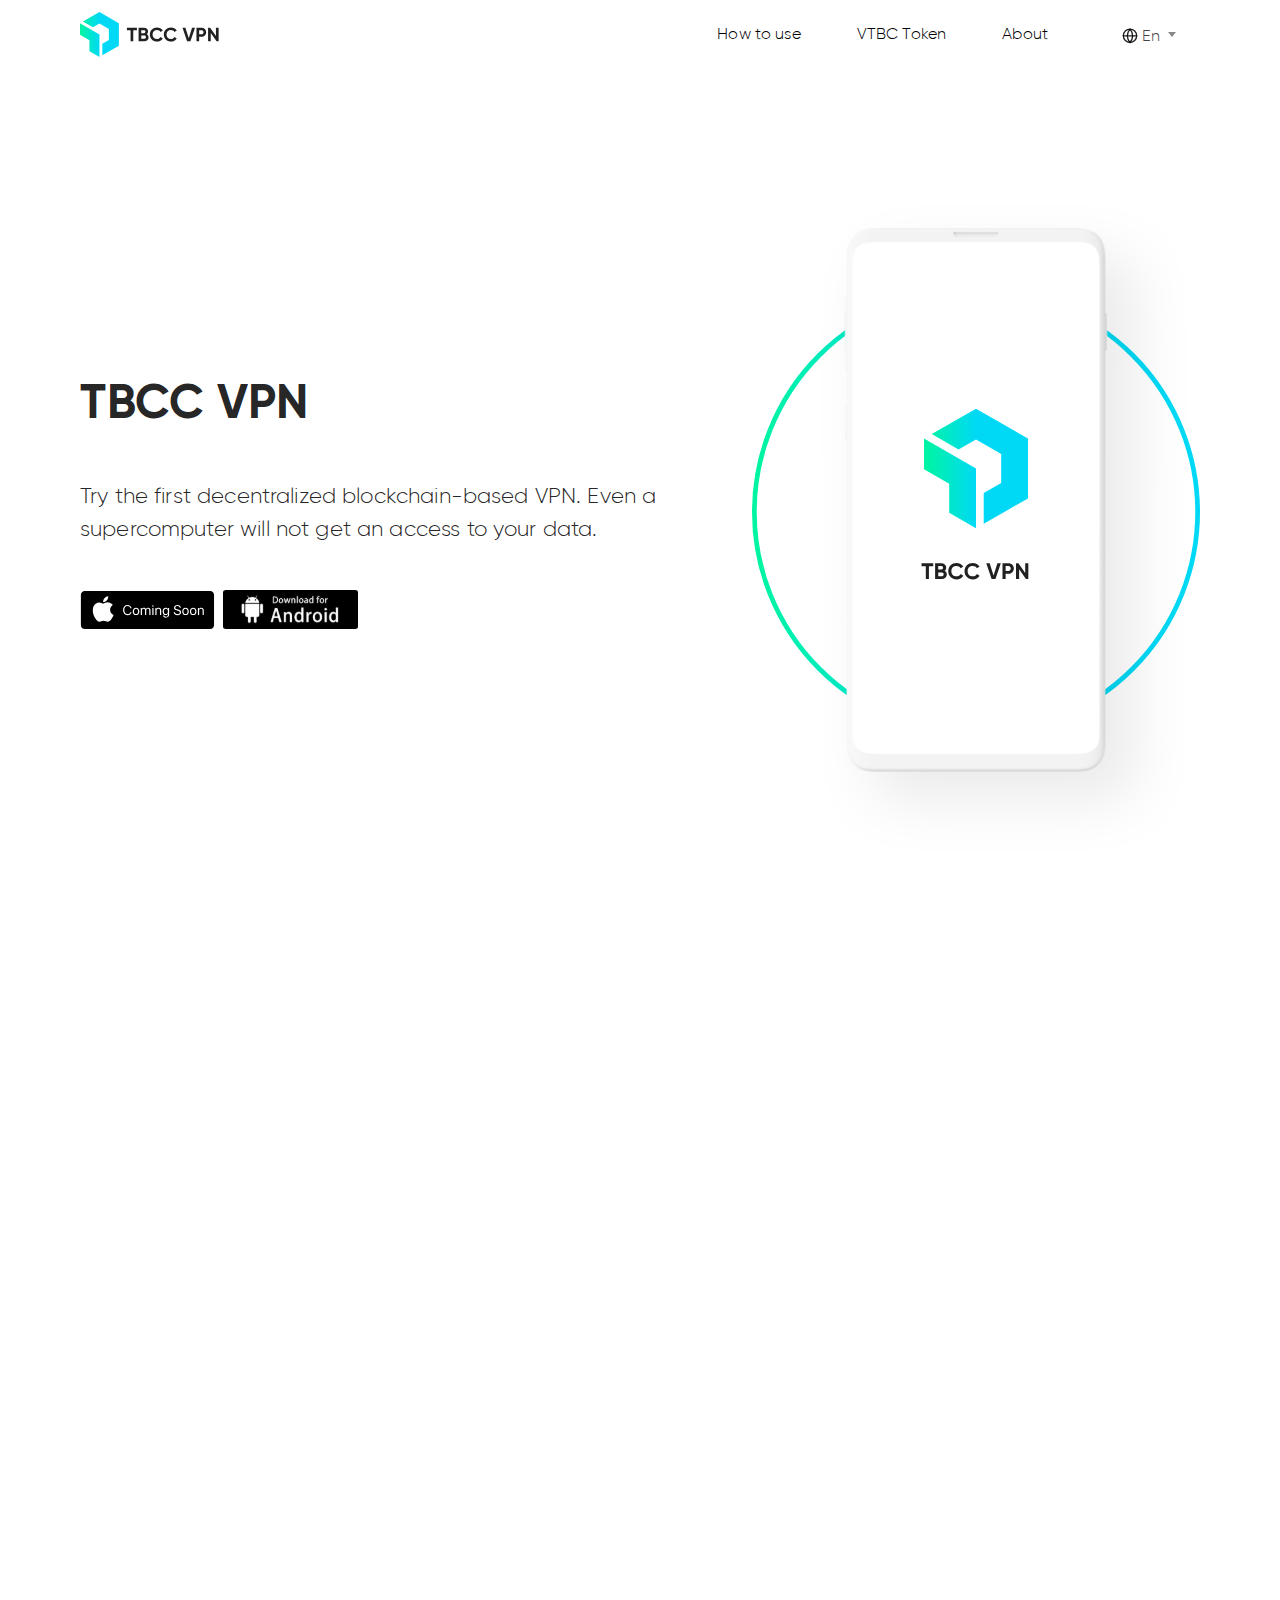
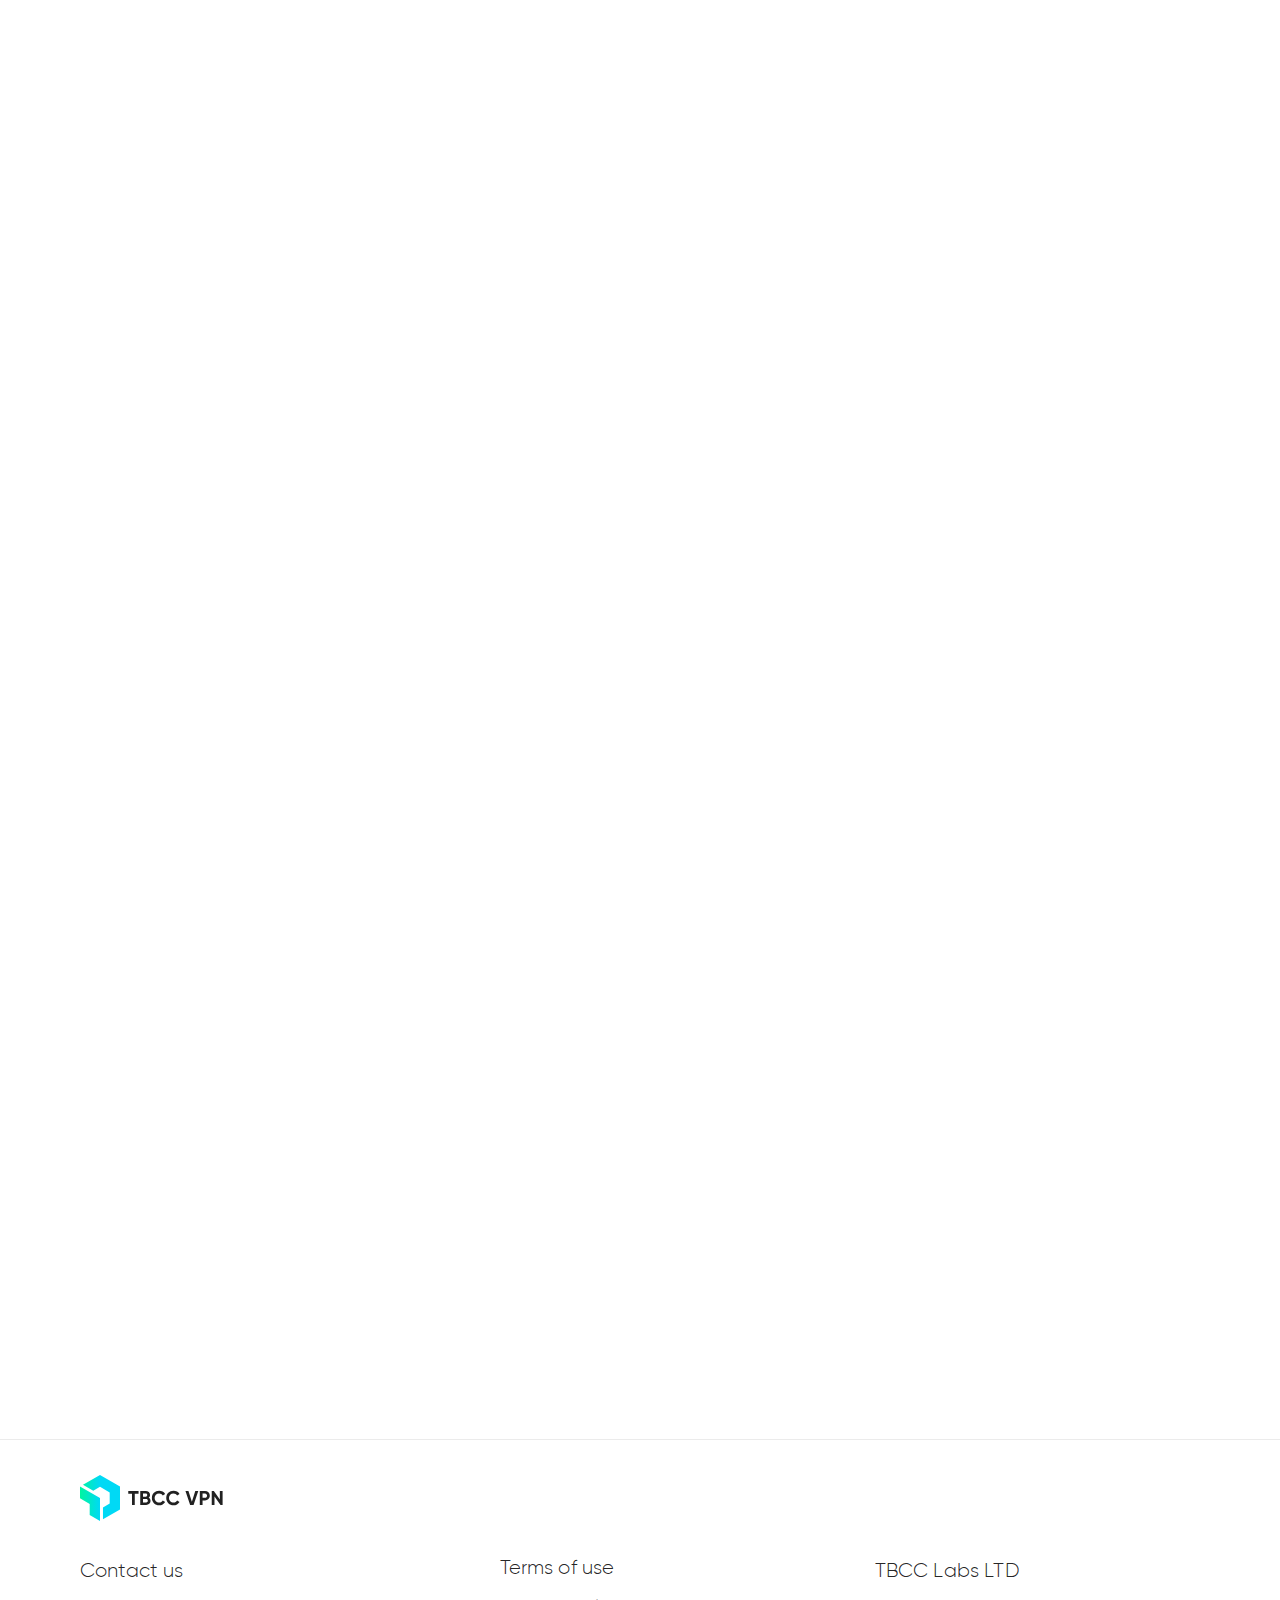
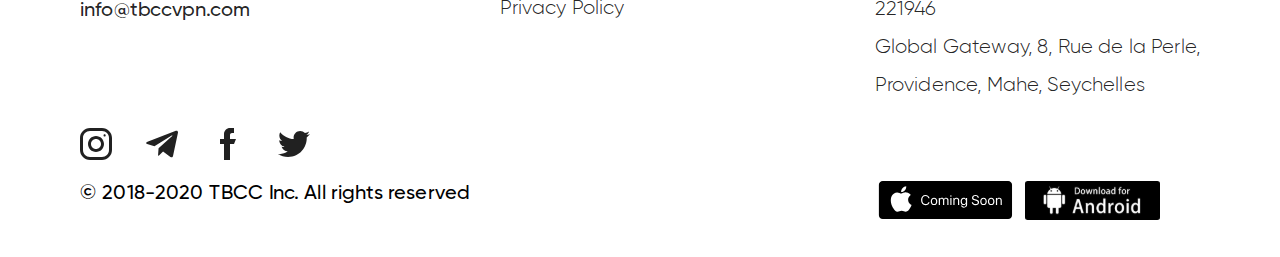
<file: index.html>
<!DOCTYPE html>
<html lang="en">
  <head>
    <meta charset="utf-8">
    <meta name="viewport" content="width=device-width, initial-scale=1, user-scalable=no, shrink-to-fit=no">
    <meta name="yandex-verification" content="cf005d80655cbeea" />
<!--    <link rel="shortcut icon" type="image/x-icon" sizes="256x256" href="favicon.png"/>-->
    <link rel="stylesheet" href="css/bootstrap.min.css">
    <link rel="stylesheet" href="css/aos.css">
    <link rel="stylesheet" href="css/select2.min.css">
    <link rel="stylesheet" href="css/style.css">
    <title>Home</title>
  </head>
<body>
<header class="container-fluid p-0">
    <nav class="navbar navbar-expand-lg navbar-light m-navbar">
        <a class="navbar-brand logo" href="index.html">
            <img src="img/logo.svg" alt="">
        </a>
        <div class="header-col">
            <button class="navbar-toggler" type="button" data-toggle="collapse" data-target="#navbarNavDropdown" aria-controls="navbarNavDropdown" aria-expanded="false" aria-label="Toggle navigation">
                <img src="img/open-menu.svg" alt="" width="30px" height="30px">
            </button>
            <div class="collapse navbar-collapse" id="navbarNavDropdown">
                <div class="menu-mobile-head">
                    <button class="navbar-toggler"
                            type="button" data-toggle="collapse"
                            data-target="#navbarNavDropdown"
                            aria-controls="navbarNavDropdown"
                            aria-expanded="false"
                            aria-label="Toggle navigation">
                        <img src="img/menu-close.svg" alt="" width="25px" height="25px">
                    </button>
                </div>
                <ul class="navbar-nav">
                    <li class="nav-item">
                        <a class="nav-link" href="how-to-use.html" id="menuItemOne">
                            How to use
                        </a>
                    </li>
                    <li class="nav-item">
                        <a class="nav-link" href="token.html" id="menuItemTwo">
                            VTBC Token
                        </a>
                    </li>
                    <li class="nav-item">
                        <a class="nav-link" href="about.html" id="menuItemThree">
                            About
                        </a>
                    </li>
                </ul>
                <select name="lang" class="lang-select-mobile lang">
                    <option value="EN">En</option>
                    <option value="RU">Ru</option>
                    <option value="CH">CH</option>
                </select>
            </div>
            <select name="lang" class="lang-select lang">
                <option value="EN">En</option>
                <option value="RU">Ru</option>
                <option value="CH">CH</option>
            </select>
        </div>
    </nav>
</header>

    <div class="container-fluid">
        <section class="main-page">
            <div class="text-block">
                <h1 data-aos="fade-up" id="tbccVPN">
                    TBCC VPN
                </h1>
                <h2 data-aos="fade-up" data-aos-delay="300" id="mainH2">
                    Try the first decentralized blockchain-based VPN. Even a supercomputer will not get an access to your data.
                </h2>
                <div class="link-box">
                    <a href="#" data-aos="fade-up" data-aos-delay="600">
                        <img src="img/apple.svg" alt="">
                    </a>
                    <a href="http://101.200.191.88/vpn/TBCCVPN-armv7-latest/" data-aos="fade-up" data-aos-delay="800">
                        <img src="img/android.svg" alt="">
                    </a>
                </div>
            </div>
            <div class="img-block" data-aos="fade-left" data-aos-delay="900">
                <img src="img/device.svg" alt="">
            </div>
        </section>
    </div>

    <section class="two-block">
        <div class="column" data-aos="fade-left">
            <div class="img">
                <img src="img/tail.png" alt="">
            </div>
        </div>
        <div class="column" data-aos="fade-up">
            <div class="text">
                <h2 id="mainCaptionOne">New era of safety</h2>
                <p id="mainPBlockOne">
                    TBCC VPN is based on Cellframe platform. Instead of other VPN, we implement quantum-safe cryptography that protects all your operation and information. TBCC VPN is completely anonymous due to multiple routing.
                </p>
            </div>
        </div>
    </section>

    <section class="two-block mobile-column-reverse">
        <div class="column" data-aos="fade-up">
            <div class="text">
                <h2 id="mainCaptionTwo">Main advantages</h2>
                <ul>
                    <li id="mainUlBlockLiOne">
                        • Simple and easy to use interface
                    </li>
                    <li id="mainUlBlockLiTwo">
                        • More secure than centralized VPNs – be sure that all your data and transactions will be safe                     </li>
                    <li id="mainUlBlockLiThree">
                        • TBCC VPN doesn’t collect logs
                    </li>
                    <li id="mainUlBlockLiFour">
                        • It has no single point of failure that is why it can’t be blocked;
                    </li>
                    <li id="mainUlBlockLiFive">
                        • TBCC VPN users can’t be identified by payments or traffic trace
                    </li>
                    <li id="mainUlBlockLiSix">
                        • Fast internet connection.
                    </li>
                </ul>
            </div>
        </div>
        <div class="column" data-aos="fade-right">
            <div class="img">
                <img src="img/tail2.png" alt="">
            </div>
        </div>
    </section>

    <section class="two-block">
        <div class="column" data-aos="fade-left">
            <div class="img">
                <img src="img/tail3.png" alt="">
            </div>
        </div>
        <div class="column" data-aos="fade-up">
            <div class="text">
                <h2 id="mainCaptionThree">No more borders</h2>
                <p id="mainPBlockTwo">
                    Get unlimited access to music, social media, videos, apps, and to many internet resources from any place in the world. Forget about geo-blocks and enjoy the Internet without cyber borders.
                </p>
                <a href="#" class="m-btn" id="textButton">Start to use</a>
            </div>
        </div>
    </section>

    <footer class="container-fluid">
        <div class="content">
            <a class="navbar-brand logo" href="index.html">
                <img src="img/logo.svg" alt="">
            </a>
        </div>
        <div class="content">
            <div class="footer-contacts">
                <span id="footerItemOne">Contact Us</span>
                <a href="mailto:info@tbccvpn.com">info@tbccvpn.com</a>
            </div>
            <div class="footer-nav">
<!--                <a href="return-police.html">Return policy</a>-->
                <a href="terms.html" id="footerItemFour">Terms of use</a>
                <a href="privace-police.html" id="footerItemFive">Privacy Policy</a>
<!--                <a href="complete.html">Complete description of services offered</a>-->
            </div>
            <div class="footer-contacts">
                <span>TBCC Labs LTD</span>
                <span>221946</span>
                <span>Global Gateway, 8, Rue de la Perle,</span>
                <span>Providence, Mahe, Seychelles</span>
            </div>
        </div>
        <div class="content">
            <div class="soc-box">
                <a href="https://www.instagram.com/tbcc_labs/" target="_blank">
                    <svg width="32" height="32" viewBox="0 0 32 32" fill="none" xmlns="http://www.w3.org/2000/svg">
                        <path d="M22 0H10C4.478 0 0 4.478 0 10V22C0 27.522 4.478 32 10 32H22C27.522 32 32 27.522 32 22V10C32 4.478 27.522 0 22 0ZM29 22C29 25.86 25.86 29 22 29H10C6.14 29 3 25.86 3 22V10C3 6.14 6.14 3 10 3H22C25.86 3 29 6.14 29 10V22Z" fill="black" fill-opacity="0.87"/>
                        <path d="M16 8C11.582 8 8 11.582 8 16C8 20.418 11.582 24 16 24C20.418 24 24 20.418 24 16C24 11.582 20.418 8 16 8ZM16 21C13.244 21 11 18.756 11 16C11 13.242 13.244 11 16 11C18.756 11 21 13.242 21 16C21 18.756 18.756 21 16 21Z" fill="black" fill-opacity="0.87"/>
                        <path d="M24.6 8.46598C25.1887 8.46598 25.666 7.98871 25.666 7.39998C25.666 6.81125 25.1887 6.33398 24.6 6.33398C24.0113 6.33398 23.534 6.81125 23.534 7.39998C23.534 7.98871 24.0113 8.46598 24.6 8.46598Z" fill="black" fill-opacity="0.87"/>
                    </svg>
                </a>
                <a href="https://t.me/joinchat/AAAAAFKdWltCBS0pf0ETiQ" target="_blank">
                    <svg width="32" height="32" viewBox="0 0 32 32" fill="none" xmlns="http://www.w3.org/2000/svg">
                        <g clip-path="url(#clip0)">
                            <path d="M12.5561 20.2412L12.0268 27.6866C12.7841 27.6866 13.1121 27.3612 13.5054 26.9706L17.0561 23.5772L24.4134 28.9652C25.7628 29.7172 26.7134 29.3212 27.0774 27.7239L31.9068 5.09456L31.9081 5.09322C32.3361 3.09856 31.1868 2.31856 29.8721 2.80789L1.48542 13.6759C-0.451915 14.4279 -0.422582 15.5079 1.15608 15.9972L8.41342 18.2546L25.2708 7.70656C26.0641 7.18122 26.7854 7.47189 26.1921 7.99722L12.5561 20.2412Z" fill="black" fill-opacity="0.87"/>
                        </g>
                        <defs>
                            <clipPath id="clip0">
                                <rect width="32" height="32" fill="white"/>
                            </clipPath>
                        </defs>
                    </svg>
                </a>
                <a href="https://www.facebook.com/TBCC-Labs-112734580490523/" target="_blank">
                    <svg width="32" height="32" viewBox="0 0 32 32" fill="none" xmlns="http://www.w3.org/2000/svg">
                        <path d="M18 11V7C18 5.896 18.896 5 20 5H22V0H18C14.686 0 12 2.686 12 6V11H8V16H12V32H18V16H22L24 11H18Z" fill="black" fill-opacity="0.87"/>
                    </svg>
                </a>
                <a href="https://twitter.com/LabsTbcc" target="_blank">
                    <svg width="32" height="32" viewBox="0 0 32 32" fill="none" xmlns="http://www.w3.org/2000/svg">
                        <g clip-path="url(#clip0)">
                            <path d="M32 6.078C30.81 6.6 29.542 6.946 28.22 7.114C29.58 6.302 30.618 5.026 31.106 3.488C29.838 4.244 28.438 4.778 26.946 5.076C25.742 3.794 24.026 3 22.154 3C18.522 3 15.598 5.948 15.598 9.562C15.598 10.082 15.642 10.582 15.75 11.058C10.296 10.792 5.47 8.178 2.228 4.196C1.662 5.178 1.33 6.302 1.33 7.512C1.33 9.784 2.5 11.798 4.244 12.964C3.19 12.944 2.156 12.638 1.28 12.156C1.28 12.176 1.28 12.202 1.28 12.228C1.28 15.416 3.554 18.064 6.536 18.674C6.002 18.82 5.42 18.89 4.816 18.89C4.396 18.89 3.972 18.866 3.574 18.778C4.424 21.376 6.836 23.286 9.704 23.348C7.472 25.094 4.638 26.146 1.57 26.146C1.032 26.146 0.516 26.122 0 26.056C2.906 27.93 6.35 29 10.064 29C22.136 29 28.736 19 28.736 10.332C28.736 10.042 28.726 9.762 28.712 9.484C30.014 8.56 31.108 7.406 32 6.078Z" fill="black" fill-opacity="0.87"/>
                        </g>
                        <defs>
                            <clipPath id="clip0">
                                <rect width="32" height="32" fill="white"/>
                            </clipPath>
                        </defs>
                    </svg>
                </a>
            </div>
        </div>
        <div class="content">
            <div class="corp">
                © 2018-2020 TBCC Inc. All rights reserved
            </div>
            <div class="link-box">
                <a href="#">
                    <img src="img/apple.svg" alt="">
                </a>
                <a href="http://101.200.191.88/vpn/TBCCVPN-armv7-latest/">
                    <img src="img/android.svg" alt="">
                </a>
            </div>
        </div>
    </footer>

    <!-- Yandex.Metrika counter -->
    <script type="text/javascript" >
        (function(m,e,t,r,i,k,a){m[i]=m[i]||function(){(m[i].a=m[i].a||[]).push(arguments)};
            m[i].l=1*new Date();k=e.createElement(t),a=e.getElementsByTagName(t)[0],k.async=1,k.src=r,a.parentNode.insertBefore(k,a)})
        (window, document, "script", "https://mc.yandex.ru/metrika/tag.js", "ym");

        ym(65111869, "init", {
            clickmap:true,
            trackLinks:true,
            accurateTrackBounce:true
        });
    </script>
    <noscript><div><img src="https://mc.yandex.ru/watch/65111869" style="position:absolute; left:-9999px;" alt="" /></div></noscript>
    <!-- /Yandex.Metrika counter -->
    <script src="js/jquery.min.js"></script>
    <script src="js/aos.js"></script>
    <script src="js/select2.min.js"></script>
    <script src="js/bootstrap.min.js"></script>
    <script src="js/scripts.js"></script>
  </body>
</html>
</file>
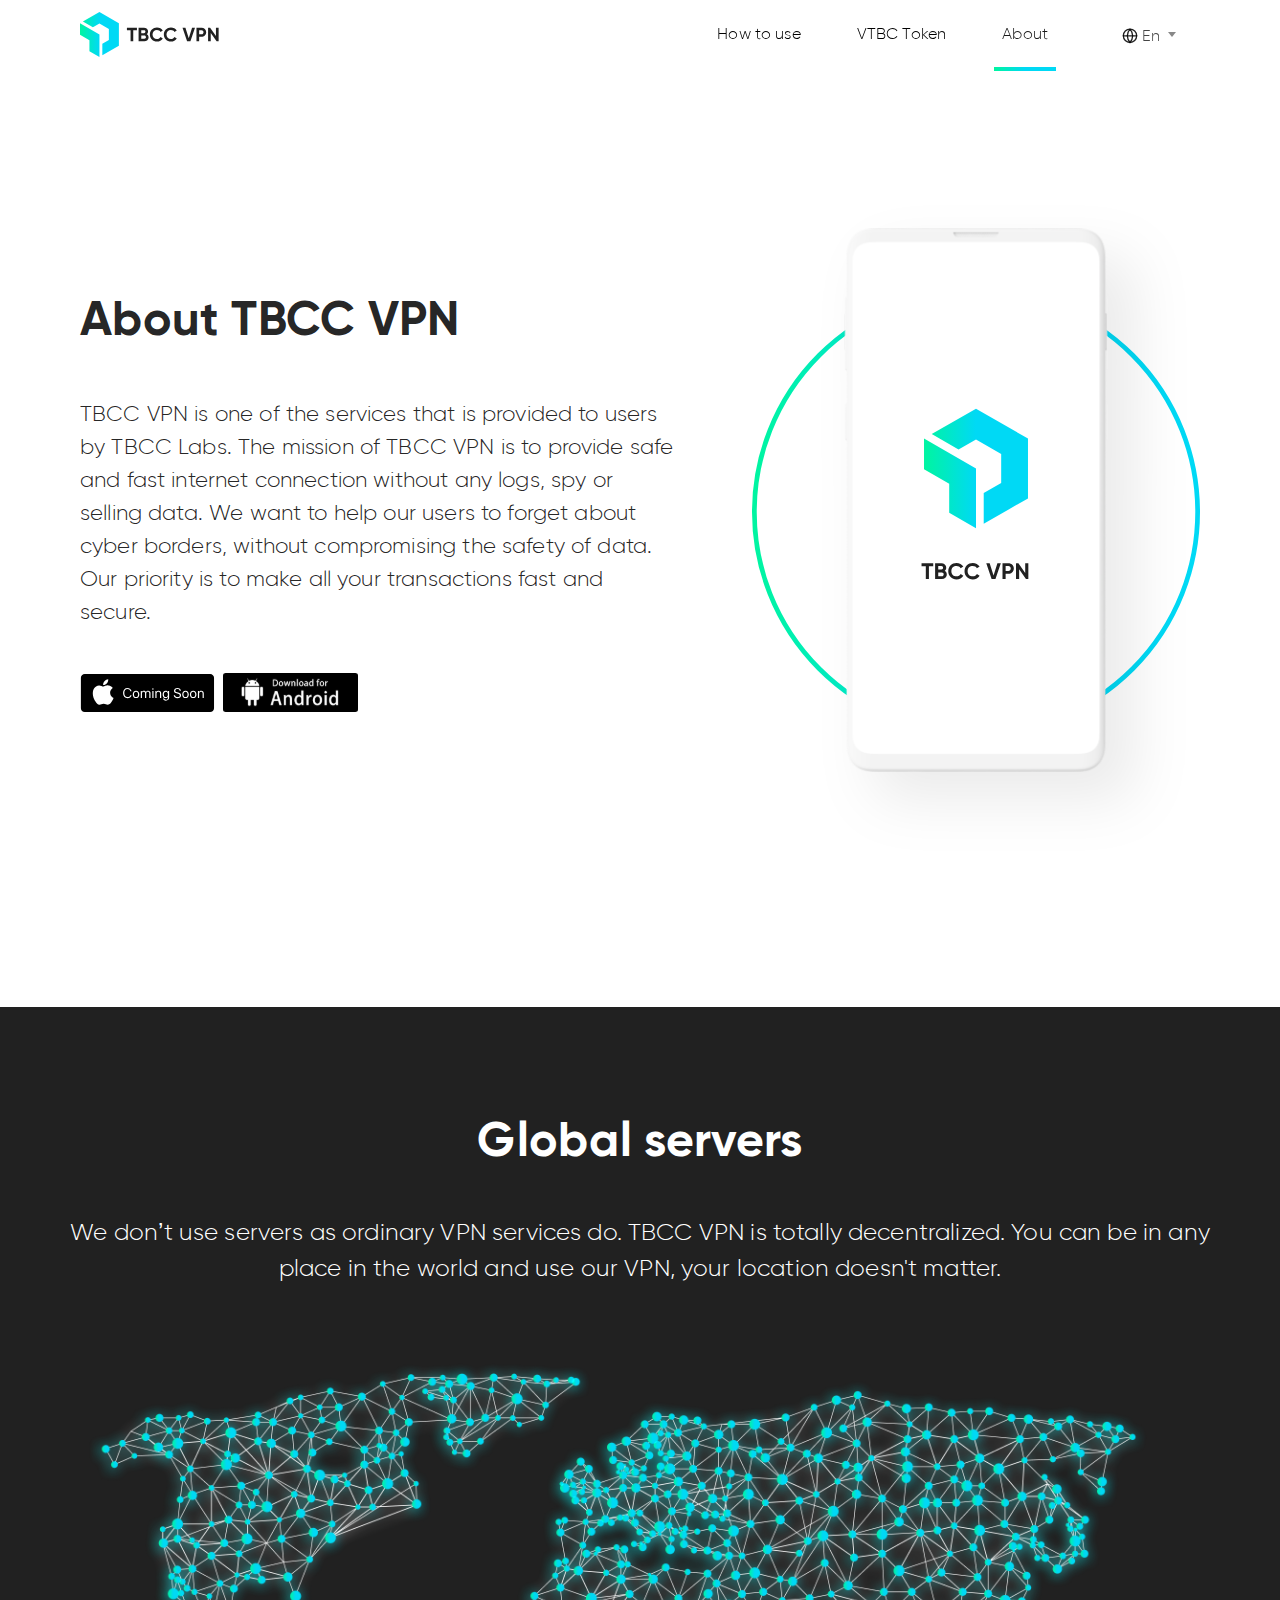
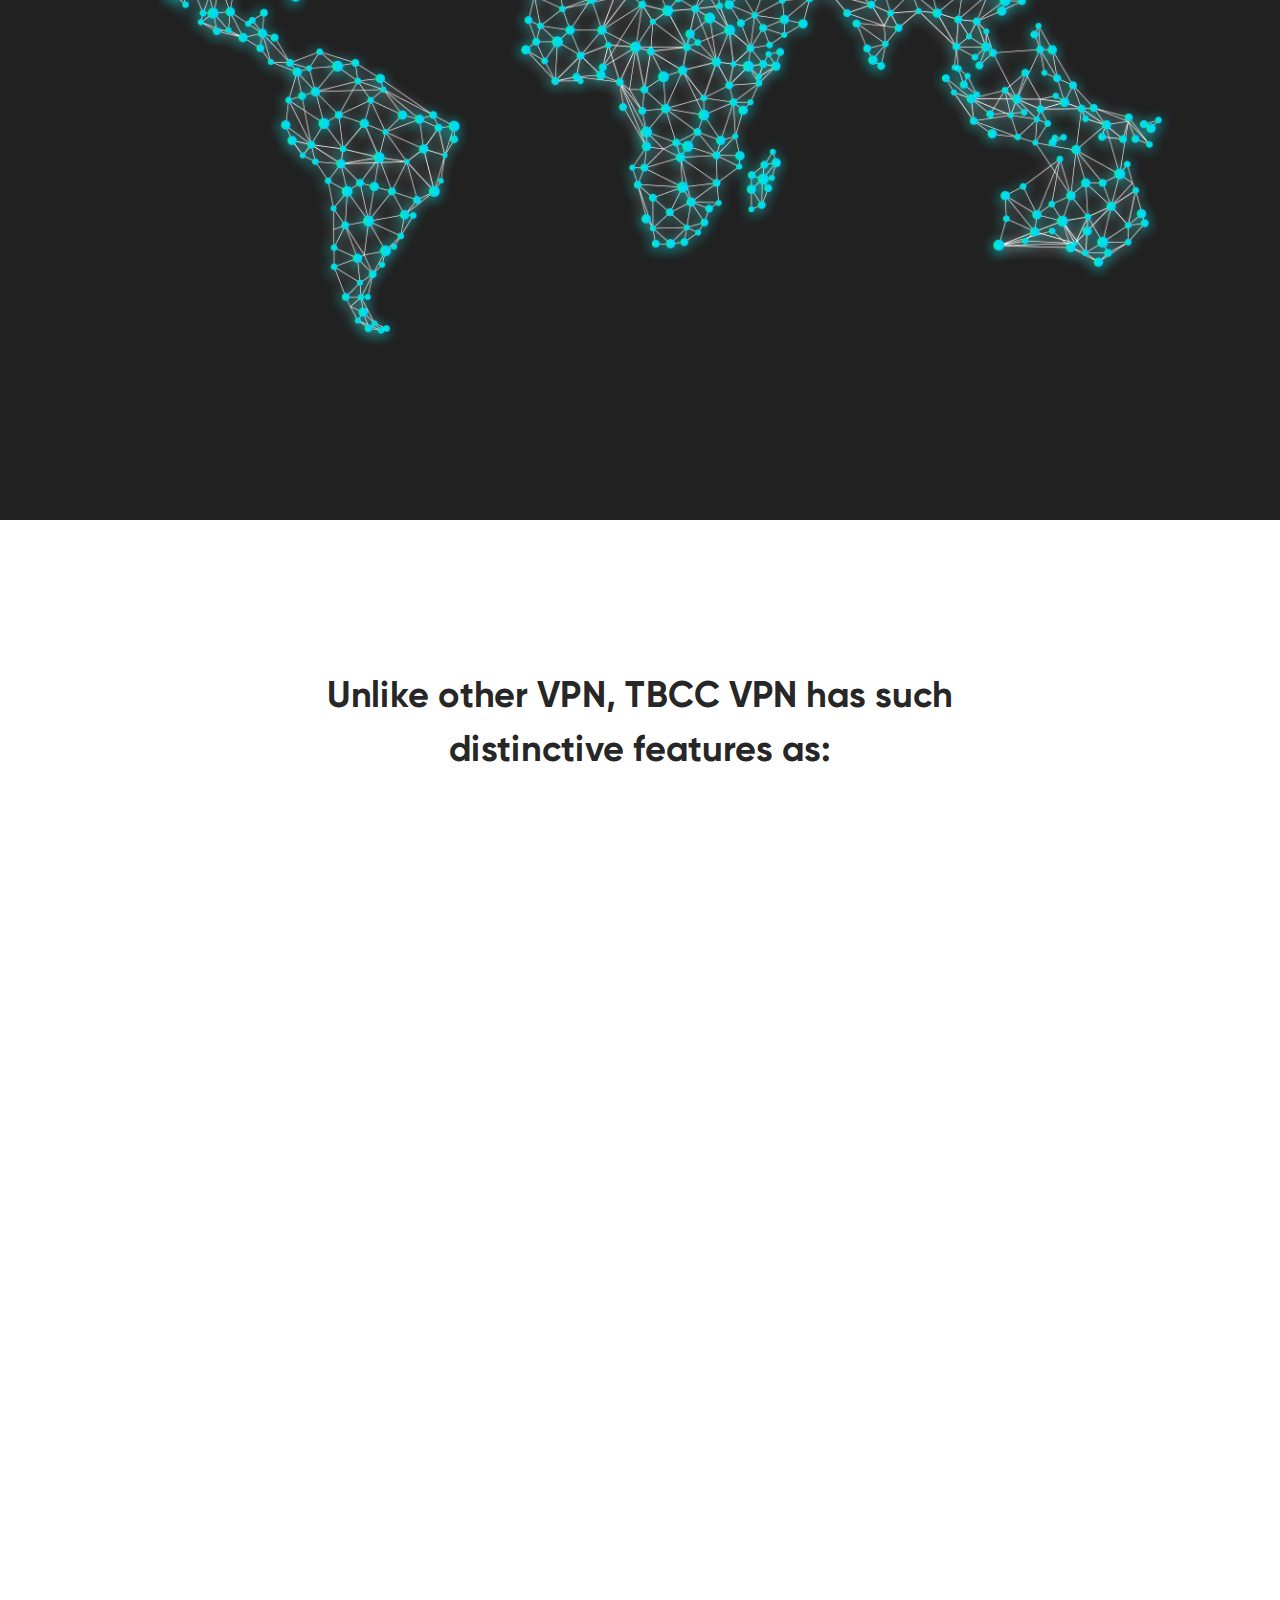
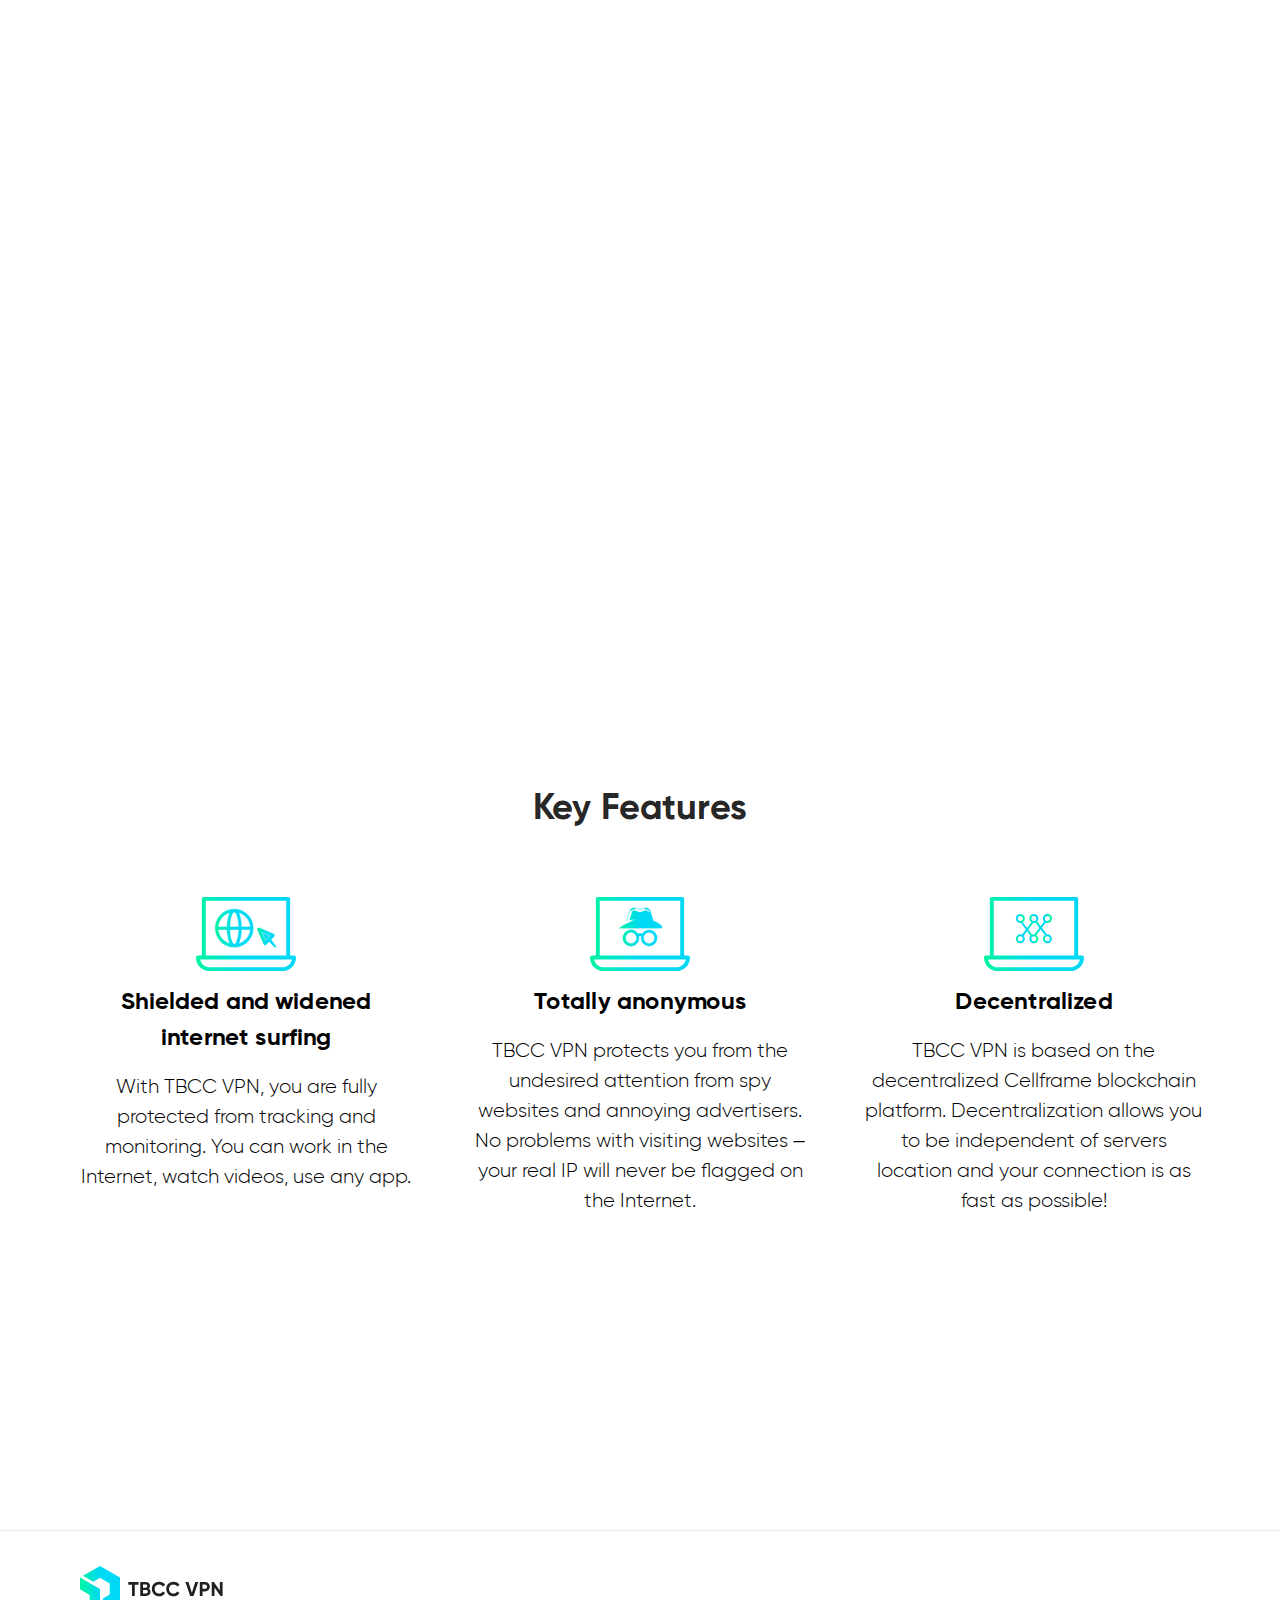
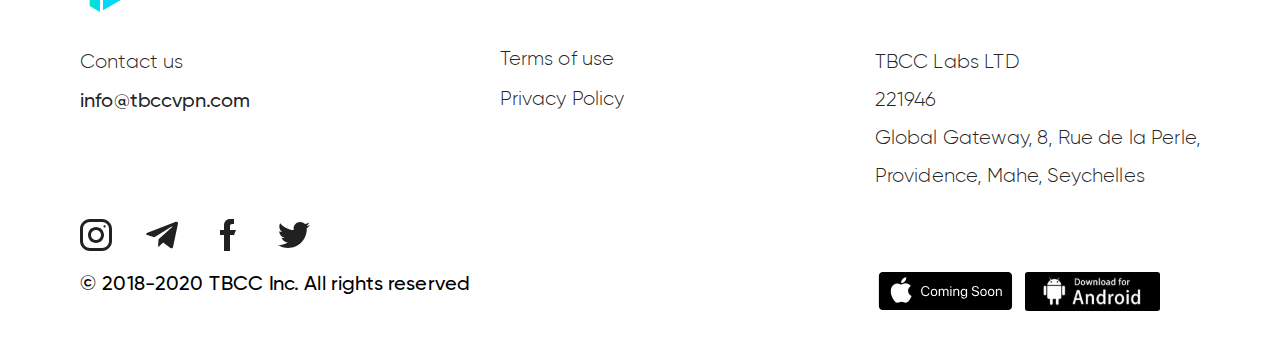
<file: about.html>
<!DOCTYPE html>
<html lang="en">
  <head>
    <meta charset="utf-8">
    <meta name="viewport" content="width=device-width, initial-scale=1, user-scalable=no, shrink-to-fit=no">
<!--    <link rel="shortcut icon" type="image/x-icon" sizes="256x256" href="favicon.png"/>-->
    <link rel="stylesheet" href="css/bootstrap.min.css">
    <link rel="stylesheet" href="css/aos.css">
    <link rel="stylesheet" href="css/select2.min.css">
    <link rel="stylesheet" href="css/style.css">
    <title>About</title>
  </head>
<body>
    <header class="container-fluid p-0">
        <nav class="navbar navbar-expand-lg navbar-light m-navbar">
            <a class="navbar-brand logo" href="index.html">
                <img src="img/logo.svg" alt="">
            </a>
            <div class="header-col">
                <button class="navbar-toggler" type="button" data-toggle="collapse" data-target="#navbarNavDropdown" aria-controls="navbarNavDropdown" aria-expanded="false" aria-label="Toggle navigation">
                    <img src="img/open-menu.svg" alt="" width="30px" height="30px">
                </button>
                <div class="collapse navbar-collapse" id="navbarNavDropdown">
                    <div class="menu-mobile-head">
                        <button class="navbar-toggler"
                                type="button" data-toggle="collapse"
                                data-target="#navbarNavDropdown"
                                aria-controls="navbarNavDropdown"
                                aria-expanded="false"
                                aria-label="Toggle navigation">
                            <img src="img/menu-close.svg" alt="" width="25px" height="25px">
                        </button>
                    </div>
                    <ul class="navbar-nav">
                        <li class="nav-item">
                            <a class="nav-link" href="how-to-use.html" id="menuItemOne">
                                How to use
                            </a>
                        </li>
                        <li class="nav-item">
                            <a class="nav-link" href="token.html" id="menuItemTwo">
                                VTBC Token
                            </a>
                        </li>
                        <li class="nav-item active">
                            <a class="nav-link" href="about.html" id="menuItemThree">
                                About
                            </a>
                        </li>
                    </ul>
                    <select name="lang" class="lang-select-mobile lang">
                        <option value="EN">En</option>
                        <option value="RU">Ru</option>
                        <option value="CH">CH</option>
                    </select>
                </div>
                <select name="lang" class="lang-select lang">
                    <option value="EN">En</option>
                    <option value="RU">Ru</option>
                    <option value="CH">CH</option>
                </select>
            </div>
        </nav>
    </header>

    <div class="container-fluid">
        <section class="main-page">
            <div class="text-block">
                <h1 data-aos="fade-up" id="aboutH1">
                    About TBCC VPN
                </h1>
                <h2 data-aos="fade-up" data-aos-delay="300" id="aboutH2">
                    TBCC VPN is one of the services that is provided to users by TBCC Labs.<br>
                    The mission of TBCC VPN is to provide safe and fast internet connection without any logs, spy or selling data. We want to help our users to forget about cyber borders, without compromising the safety of data.<br>
                    Our priority is to make all your transactions fast and secure.
                </h2>
                <div class="link-box">
                    <a href="#" data-aos="fade-up" data-aos-delay="600">
                        <img src="img/apple.svg" alt="">
                    </a>
                    <a href="http://101.200.191.88/vpn/TBCCVPN-armv7-latest/" data-aos="fade-up" data-aos-delay="800">
                        <img src="img/android.svg" alt="">
                    </a>
                </div>
            </div>
            <div class="img-block" data-aos="fade-left" data-aos-delay="900">
                <img src="img/device.svg" alt="">
            </div>
        </section>
    </div>

    <section class="container-fluid p-0 bg-color-dark">
        <div class="container map">
            <div class="caption white" id="globalServers">
                Global servers
            </div>
            <p id="aboutPBlockOne">
                We don’t use servers as ordinary VPN services do. TBCC VPN is totally decentralized and can be located anywhere. You can be in any place in the world and use our VPN, your location doesn't matter.
            </p>
            <img src="img/map.png" alt="">
        </div>
    </section>

    <section class="faq">
        <h4 class="text-center" id="aboutCaptionOne">
            Unlike other VPN, TBCC VPN has such distinctive features as:
        </h4>
        <div class="two-block p-0 align-items-start mt-5">
            <div class="column" data-aos="fade-up">
                <div class="img">
                    <img src="img/faq.png" alt="">
                </div>
            </div>
            <div class="column" data-aos="fade-left">
                <div id="accordion">
                    <div class="card">
                        <div class="card-header" id="headingOne">
                            <h5 class="mb-0">
                                <button class="btn btn-link"
                                        data-toggle="collapse"
                                        data-target="#collapseOne"
                                        aria-expanded="true"
                                        aria-controls="collapseOne"
                                        id="aboutUlBlockOne">
                                    IP Blacklisting
                                </button>
                            </h5>
                        </div>
                    </div>
                    <div class="card">
                        <div class="card-header" id="headingTwo">
                            <h5 class="mb-0">
                                <button class="btn btn-link collapsed"
                                        data-toggle="collapse"
                                        data-target="#collapseTwo"
                                        aria-expanded="false"
                                        aria-controls="collapseTwo"
                                        id="aboutUlBlockTwo">
                                    QoS Guarantees
                                </button>
                            </h5>
                        </div>
                    </div>
                    <div class="card">
                        <div class="card-header" id="headingThree">
                            <h5 class="mb-0">
                                <button class="btn btn-link collapsed"
                                        data-toggle="collapse"
                                        data-target="#collapseThree"
                                        aria-expanded="false"
                                        aria-controls="collapseThree"
                                        id="aboutUlBlockThree">
                                    No Logging – you have no need to provide your ID to the service
                                </button>
                            </h5>
                        </div>
                    </div>
                    <div class="card">
                        <div class="card-header" id="headingFour">
                            <h5 class="mb-0">
                                <button class="btn btn-link collapsed"
                                        data-toggle="collapse"
                                        data-target="#collapseFour"
                                        aria-expanded="false"
                                        aria-controls="collapseFour"
                                        id="aboutUlBlockFour">
                                    Internal VPN stock
                                </button>
                            </h5>
                        </div>
                    </div>
                    <div class="card">
                        <div class="card-header" id="headingFive">
                            <h5 class="mb-0">
                                <button class="btn btn-link collapsed"
                                        data-toggle="collapse"
                                        data-target="#collapseFive"
                                        aria-expanded="false"
                                        aria-controls="collapseFive"
                                        id="aboutUlBlockFive">
                                    Variable encryption
                                </button>
                            </h5>
                        </div>
                    </div>
                </div>
            </div>
        </div>

    </section>

    <section class="two-block">
        <div class="column" data-aos="fade-up">
            <div class="text">
                <h2 id="aboutCaptionTwo">Why TBCC VPN is better?</h2>
                <p id="aboutPBlockTwo">
                    TBCC VPN is much safer than other VPNs because it implements original cryptography, unlike other VPNs. The connection of the Internet will be extremely fast – you have no need to worry that you won’t succeed to do an immediate purchase on Binance DEX. Also, TBCC VPN has and easy-to-use interface.
                    We provide you with totally anonymous app, that will never provide information upon your transactions and data.
                </p>
            </div>
        </div>
        <div class="column" data-aos="fade-left">
            <div class="img">
                <img src="img/tail5.svg" alt="">
            </div>
        </div>
    </section>

    <section class="container-fluid">
        <div class="values">
            <h2 class="text-center mb-5" id="keyFeatures">Key features</h2>
            <div class="values-box align-items-start">
                <div class="values-item align-items-center">
                    <img src="img/surf.svg" alt="">
                    <h5 id="aboutH3One">
                        Shielded and widened internet surfing
                    </h5>
                    <p id="aboutPBlockThree">
                        With TBCC VPN, you are fully protected from tracking and monitoring. You can work in the Internet, watch videos, use any app.
                    </p>
                </div>
                <div class="values-item align-items-center">
                    <img src="img/surf2.svg" alt="">
                    <h5 id="aboutH3Two">
                        Totally anonymous
                    </h5>
                    <p id="aboutPBlockFour">
                        TBCC VPN protects you from the undesired attention from spy websites and annoying advertisers. No problems with visiting websites – your real IP will never be flagged on the Internet.
                    </p>
                </div>
                <div class="values-item align-items-center">
                    <img src="img/surf3.svg" alt="">
                    <h5 id="aboutH3Three">
                        Decentralized
                    </h5>
                    <p id="aboutPBlockFive">
                        TBCC VPN is based on the decentralized Cellframe blockchain platform. Decentralization allows you to be independent of servers location and your connection is as fast as possible!
                    </p>
                </div>
            </div>
        </div>
    </section>

    <footer class="container-fluid">
        <div class="content">
            <a class="navbar-brand logo" href="index.html">
                <img src="img/logo.svg" alt="">
            </a>
        </div>
        <div class="content">
            <div class="footer-contacts">
                <span id="footerItemOne">Contact Us</span>
                <a href="mailto:info@tbccvpn.com">info@tbccvpn.com</a>
            </div>
            <div class="footer-nav">
                <!--                <a href="return-police.html">Return policy</a>-->
                <a href="terms.html" id="footerItemFour">Terms of use</a>
                <a href="privace-police.html" id="footerItemFive">Privacy Policy</a>
                <!--                <a href="complete.html">Complete description of services offered</a>-->
            </div>
            <div class="footer-contacts">
                <span>TBCC Labs LTD</span>
                <span>221946</span>
                <span>Global Gateway, 8, Rue de la Perle,</span>
                <span>Providence, Mahe, Seychelles</span>
            </div>
        </div>
        <div class="content">
            <div class="soc-box">
                <a href="https://www.instagram.com/tbcc_labs/" target="_blank">
                    <svg width="32" height="32" viewBox="0 0 32 32" fill="none" xmlns="http://www.w3.org/2000/svg">
                        <path d="M22 0H10C4.478 0 0 4.478 0 10V22C0 27.522 4.478 32 10 32H22C27.522 32 32 27.522 32 22V10C32 4.478 27.522 0 22 0ZM29 22C29 25.86 25.86 29 22 29H10C6.14 29 3 25.86 3 22V10C3 6.14 6.14 3 10 3H22C25.86 3 29 6.14 29 10V22Z" fill="black" fill-opacity="0.87"/>
                        <path d="M16 8C11.582 8 8 11.582 8 16C8 20.418 11.582 24 16 24C20.418 24 24 20.418 24 16C24 11.582 20.418 8 16 8ZM16 21C13.244 21 11 18.756 11 16C11 13.242 13.244 11 16 11C18.756 11 21 13.242 21 16C21 18.756 18.756 21 16 21Z" fill="black" fill-opacity="0.87"/>
                        <path d="M24.6 8.46598C25.1887 8.46598 25.666 7.98871 25.666 7.39998C25.666 6.81125 25.1887 6.33398 24.6 6.33398C24.0113 6.33398 23.534 6.81125 23.534 7.39998C23.534 7.98871 24.0113 8.46598 24.6 8.46598Z" fill="black" fill-opacity="0.87"/>
                    </svg>
                </a>
                <a href="https://t.me/joinchat/AAAAAFKdWltCBS0pf0ETiQ" target="_blank">
                    <svg width="32" height="32" viewBox="0 0 32 32" fill="none" xmlns="http://www.w3.org/2000/svg">
                        <g clip-path="url(#clip0)">
                            <path d="M12.5561 20.2412L12.0268 27.6866C12.7841 27.6866 13.1121 27.3612 13.5054 26.9706L17.0561 23.5772L24.4134 28.9652C25.7628 29.7172 26.7134 29.3212 27.0774 27.7239L31.9068 5.09456L31.9081 5.09322C32.3361 3.09856 31.1868 2.31856 29.8721 2.80789L1.48542 13.6759C-0.451915 14.4279 -0.422582 15.5079 1.15608 15.9972L8.41342 18.2546L25.2708 7.70656C26.0641 7.18122 26.7854 7.47189 26.1921 7.99722L12.5561 20.2412Z" fill="black" fill-opacity="0.87"/>
                        </g>
                        <defs>
                            <clipPath id="clip0">
                                <rect width="32" height="32" fill="white"/>
                            </clipPath>
                        </defs>
                    </svg>
                </a>
                <a href="https://www.facebook.com/TBCC-Labs-112734580490523/" target="_blank">
                    <svg width="32" height="32" viewBox="0 0 32 32" fill="none" xmlns="http://www.w3.org/2000/svg">
                        <path d="M18 11V7C18 5.896 18.896 5 20 5H22V0H18C14.686 0 12 2.686 12 6V11H8V16H12V32H18V16H22L24 11H18Z" fill="black" fill-opacity="0.87"/>
                    </svg>
                </a>
                <a href="https://twitter.com/LabsTbcc" target="_blank">
                    <svg width="32" height="32" viewBox="0 0 32 32" fill="none" xmlns="http://www.w3.org/2000/svg">
                        <g clip-path="url(#clip0)">
                            <path d="M32 6.078C30.81 6.6 29.542 6.946 28.22 7.114C29.58 6.302 30.618 5.026 31.106 3.488C29.838 4.244 28.438 4.778 26.946 5.076C25.742 3.794 24.026 3 22.154 3C18.522 3 15.598 5.948 15.598 9.562C15.598 10.082 15.642 10.582 15.75 11.058C10.296 10.792 5.47 8.178 2.228 4.196C1.662 5.178 1.33 6.302 1.33 7.512C1.33 9.784 2.5 11.798 4.244 12.964C3.19 12.944 2.156 12.638 1.28 12.156C1.28 12.176 1.28 12.202 1.28 12.228C1.28 15.416 3.554 18.064 6.536 18.674C6.002 18.82 5.42 18.89 4.816 18.89C4.396 18.89 3.972 18.866 3.574 18.778C4.424 21.376 6.836 23.286 9.704 23.348C7.472 25.094 4.638 26.146 1.57 26.146C1.032 26.146 0.516 26.122 0 26.056C2.906 27.93 6.35 29 10.064 29C22.136 29 28.736 19 28.736 10.332C28.736 10.042 28.726 9.762 28.712 9.484C30.014 8.56 31.108 7.406 32 6.078Z" fill="black" fill-opacity="0.87"/>
                        </g>
                        <defs>
                            <clipPath id="clip0">
                                <rect width="32" height="32" fill="white"/>
                            </clipPath>
                        </defs>
                    </svg>
                </a>
            </div>
        </div>
        <div class="content">
            <div class="corp">
                © 2018-2020 TBCC Inc. All rights reserved
            </div>
            <div class="link-box">
                <a href="#">
                    <img src="img/apple.svg" alt="">
                </a>
                <a href="http://101.200.191.88/vpn/TBCCVPN-armv7-latest/">
                    <img src="img/android.svg" alt="">
                </a>
            </div>
        </div>
    </footer>

    <!-- Yandex.Metrika counter -->
    <script type="text/javascript" >
        (function(m,e,t,r,i,k,a){m[i]=m[i]||function(){(m[i].a=m[i].a||[]).push(arguments)};
            m[i].l=1*new Date();k=e.createElement(t),a=e.getElementsByTagName(t)[0],k.async=1,k.src=r,a.parentNode.insertBefore(k,a)})
        (window, document, "script", "https://mc.yandex.ru/metrika/tag.js", "ym");

        ym(65111869, "init", {
            clickmap:true,
            trackLinks:true,
            accurateTrackBounce:true
        });
    </script>
    <noscript><div><img src="https://mc.yandex.ru/watch/65111869" style="position:absolute; left:-9999px;" alt="" /></div></noscript>
    <!-- /Yandex.Metrika counter -->
    <script src="js/jquery.min.js"></script>
    <script src="js/aos.js"></script>
    <script src="js/select2.min.js"></script>
    <script src="js/bootstrap.min.js"></script>
    <script src="js/scripts.js"></script>
  </body>
</html>
</file>
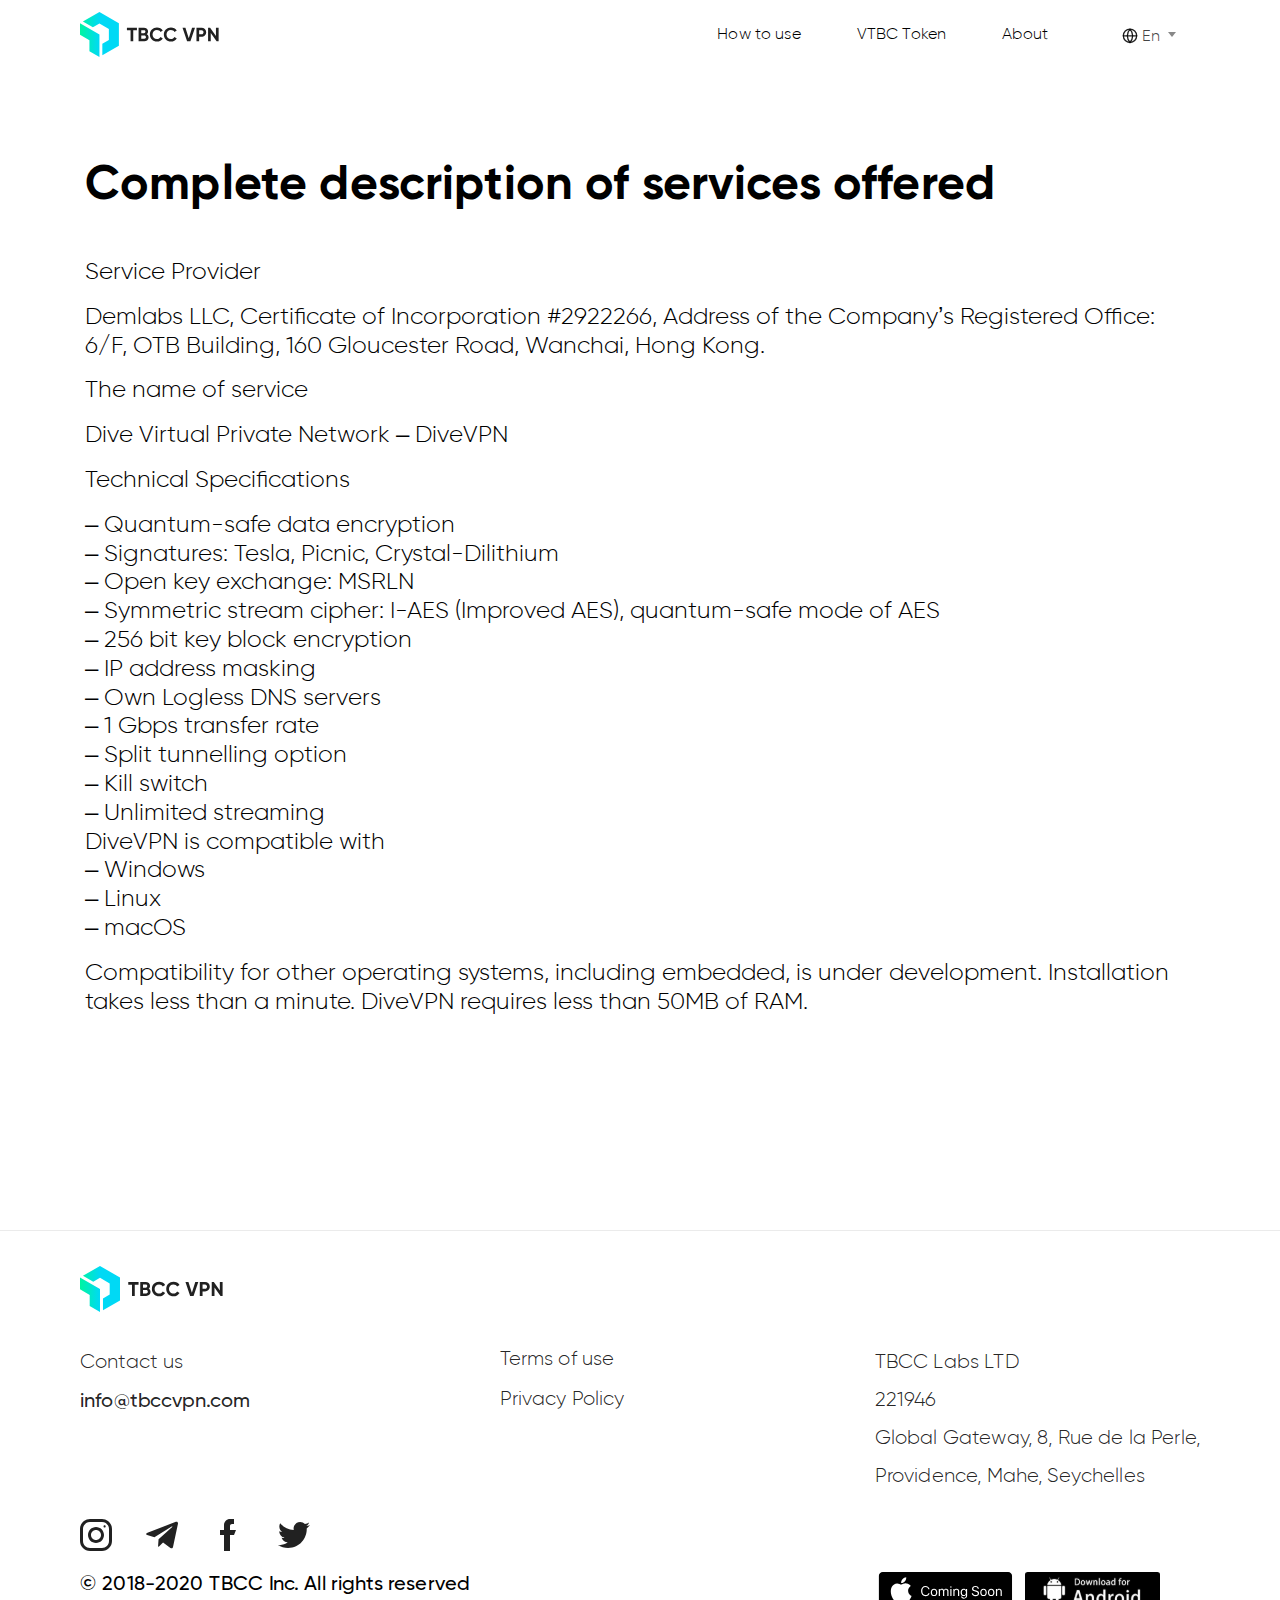
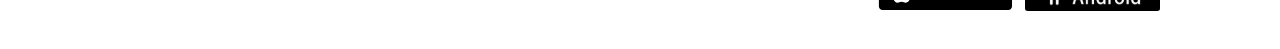
<file: complete.html>
<!DOCTYPE html>
<html lang="en">
  <head>
    <meta charset="utf-8">
    <meta name="viewport" content="width=device-width, initial-scale=1, user-scalable=no, shrink-to-fit=no">
<!--    <link rel="shortcut icon" type="image/x-icon" sizes="256x256" href="favicon.png"/>-->
    <link rel="stylesheet" href="css/bootstrap.min.css">
    <link rel="stylesheet" href="css/aos.css">
    <link rel="stylesheet" href="css/select2.min.css">
    <link rel="stylesheet" href="css/style.css">
    <title>Complete description of services offered</title>
  </head>
<body>
    <header class="container-fluid p-0">
    <nav class="navbar navbar-expand-lg navbar-light m-navbar">
        <a class="navbar-brand logo" href="index.html">
            <img src="img/logo.svg" alt="">
        </a>
        <div class="header-col">
            <button class="navbar-toggler" type="button" data-toggle="collapse" data-target="#navbarNavDropdown" aria-controls="navbarNavDropdown" aria-expanded="false" aria-label="Toggle navigation">
                <img src="img/open-menu.svg" alt="" width="30px" height="30px">
            </button>
            <div class="collapse navbar-collapse" id="navbarNavDropdown">
                <div class="menu-mobile-head">
                    <button class="navbar-toggler"
                            type="button" data-toggle="collapse"
                            data-target="#navbarNavDropdown"
                            aria-controls="navbarNavDropdown"
                            aria-expanded="false"
                            aria-label="Toggle navigation">
                        <img src="img/menu-close.svg" alt="" width="25px" height="25px">
                    </button>
                </div>
                <ul class="navbar-nav">
                    <li class="nav-item">
                        <a class="nav-link" href="how-to-use.html" id="menuItemOne">
                            How to use
                        </a>
                    </li>
                    <li class="nav-item">
                        <a class="nav-link" href="token.html" id="menuItemTwo">
                            VTBC Token
                        </a>
                    </li>
                    <li class="nav-item">
                        <a class="nav-link" href="about.html" id="menuItemThree">
                            About
                        </a>
                    </li>
                </ul>
                <select name="lang" class="lang-select-mobile lang">
                    <option value="EN">En</option>
                    <option value="RU">Ru</option>
                    <option value="CH">CH</option>
                </select>
            </div>
            <select name="lang" class="lang-select lang">
                <option value="EN">En</option>
                <option value="RU">Ru</option>
                <option value="CH">CH</option>
            </select>
        </div>
    </nav>
</header>

    <section class="police-page">
        <div class="container">
            <div class="caption">
                Complete description of services offered
            </div>
            <p>
                Service Provider
            </p>
            <p>
                Demlabs LLC, Certificate of Incorporation #2922266, Address of the Company’s Registered Office: 6/F, OTB Building, 160 Gloucester Road, Wanchai, Hong Kong.
            </p>
            <p>
                The name of service
            </p>
            <p>
                Dive Virtual Private Network –  DiveVPN
            </p>
            <p>
                Technical Specifications
            </p>
            <p>
                – Quantum-safe data encryption<br>
                – Signatures: Tesla, Picnic, Crystal-Dilithium<br>
                – Open key exchange: MSRLN<br>
                – Symmetric stream cipher: I-AES (Improved AES), quantum-safe mode of AES<br>
                – 256 bit key block encryption<br>
                – IP address masking<br>
                – Own Logless DNS servers<br>
                – 1 Gbps transfer rate<br>
                – Split tunnelling option<br>
                – Kill switch<br>
                – Unlimited streaming<br>
                DiveVPN is compatible with<br>
                – Windows<br>
                – Linux<br>
                – macOS<br>
            </p>
            <p>
                Compatibility for other operating systems, including embedded, is under development.
                Installation takes less than a minute. DiveVPN requires less than 50MB of RAM.
            </p>
        </div>
    </section>

    <footer class="container-fluid">
        <div class="content">
            <a class="navbar-brand logo" href="index.html">
                <img src="img/logo.svg" alt="">
            </a>
        </div>
        <div class="content">
            <div class="footer-contacts">
                <span id="footerItemOne">Contact Us</span>
                <a href="mailto:info@tbccvpn.com">info@tbccvpn.com</a>
            </div>
            <div class="footer-nav">
                <!--                <a href="return-police.html">Return policy</a>-->
                <a href="terms.html" id="footerItemFour">Terms of use</a>
                <a href="privace-police.html" id="footerItemFive">Privacy Policy</a>
                <!--                <a href="complete.html">Complete description of services offered</a>-->
            </div>
            <div class="footer-contacts">
                <span>TBCC Labs LTD</span>
                <span>221946</span>
                <span>Global Gateway, 8, Rue de la Perle,</span>
                <span>Providence, Mahe, Seychelles</span>
            </div>
        </div>
        <div class="content">
            <div class="soc-box">
                <a href="https://www.instagram.com/tbcc_labs/" target="_blank">
                    <svg width="32" height="32" viewBox="0 0 32 32" fill="none" xmlns="http://www.w3.org/2000/svg">
                        <path d="M22 0H10C4.478 0 0 4.478 0 10V22C0 27.522 4.478 32 10 32H22C27.522 32 32 27.522 32 22V10C32 4.478 27.522 0 22 0ZM29 22C29 25.86 25.86 29 22 29H10C6.14 29 3 25.86 3 22V10C3 6.14 6.14 3 10 3H22C25.86 3 29 6.14 29 10V22Z" fill="black" fill-opacity="0.87"/>
                        <path d="M16 8C11.582 8 8 11.582 8 16C8 20.418 11.582 24 16 24C20.418 24 24 20.418 24 16C24 11.582 20.418 8 16 8ZM16 21C13.244 21 11 18.756 11 16C11 13.242 13.244 11 16 11C18.756 11 21 13.242 21 16C21 18.756 18.756 21 16 21Z" fill="black" fill-opacity="0.87"/>
                        <path d="M24.6 8.46598C25.1887 8.46598 25.666 7.98871 25.666 7.39998C25.666 6.81125 25.1887 6.33398 24.6 6.33398C24.0113 6.33398 23.534 6.81125 23.534 7.39998C23.534 7.98871 24.0113 8.46598 24.6 8.46598Z" fill="black" fill-opacity="0.87"/>
                    </svg>
                </a>
                <a href="https://t.me/joinchat/AAAAAFKdWltCBS0pf0ETiQ" target="_blank">
                    <svg width="32" height="32" viewBox="0 0 32 32" fill="none" xmlns="http://www.w3.org/2000/svg">
                        <g clip-path="url(#clip0)">
                            <path d="M12.5561 20.2412L12.0268 27.6866C12.7841 27.6866 13.1121 27.3612 13.5054 26.9706L17.0561 23.5772L24.4134 28.9652C25.7628 29.7172 26.7134 29.3212 27.0774 27.7239L31.9068 5.09456L31.9081 5.09322C32.3361 3.09856 31.1868 2.31856 29.8721 2.80789L1.48542 13.6759C-0.451915 14.4279 -0.422582 15.5079 1.15608 15.9972L8.41342 18.2546L25.2708 7.70656C26.0641 7.18122 26.7854 7.47189 26.1921 7.99722L12.5561 20.2412Z" fill="black" fill-opacity="0.87"/>
                        </g>
                        <defs>
                            <clipPath id="clip0">
                                <rect width="32" height="32" fill="white"/>
                            </clipPath>
                        </defs>
                    </svg>
                </a>
                <a href="https://www.facebook.com/TBCC-Labs-112734580490523/" target="_blank">
                    <svg width="32" height="32" viewBox="0 0 32 32" fill="none" xmlns="http://www.w3.org/2000/svg">
                        <path d="M18 11V7C18 5.896 18.896 5 20 5H22V0H18C14.686 0 12 2.686 12 6V11H8V16H12V32H18V16H22L24 11H18Z" fill="black" fill-opacity="0.87"/>
                    </svg>
                </a>
                <a href="https://twitter.com/LabsTbcc" target="_blank">
                    <svg width="32" height="32" viewBox="0 0 32 32" fill="none" xmlns="http://www.w3.org/2000/svg">
                        <g clip-path="url(#clip0)">
                            <path d="M32 6.078C30.81 6.6 29.542 6.946 28.22 7.114C29.58 6.302 30.618 5.026 31.106 3.488C29.838 4.244 28.438 4.778 26.946 5.076C25.742 3.794 24.026 3 22.154 3C18.522 3 15.598 5.948 15.598 9.562C15.598 10.082 15.642 10.582 15.75 11.058C10.296 10.792 5.47 8.178 2.228 4.196C1.662 5.178 1.33 6.302 1.33 7.512C1.33 9.784 2.5 11.798 4.244 12.964C3.19 12.944 2.156 12.638 1.28 12.156C1.28 12.176 1.28 12.202 1.28 12.228C1.28 15.416 3.554 18.064 6.536 18.674C6.002 18.82 5.42 18.89 4.816 18.89C4.396 18.89 3.972 18.866 3.574 18.778C4.424 21.376 6.836 23.286 9.704 23.348C7.472 25.094 4.638 26.146 1.57 26.146C1.032 26.146 0.516 26.122 0 26.056C2.906 27.93 6.35 29 10.064 29C22.136 29 28.736 19 28.736 10.332C28.736 10.042 28.726 9.762 28.712 9.484C30.014 8.56 31.108 7.406 32 6.078Z" fill="black" fill-opacity="0.87"/>
                        </g>
                        <defs>
                            <clipPath id="clip0">
                                <rect width="32" height="32" fill="white"/>
                            </clipPath>
                        </defs>
                    </svg>
                </a>
            </div>
        </div>
        <div class="content">
            <div class="corp">
                © 2018-2020 TBCC Inc. All rights reserved
            </div>
            <div class="link-box">
                <a href="#">
                    <img src="img/apple.svg" alt="">
                </a>
                <a href="http://101.200.191.88/vpn/TBCCVPN-armv7-latest/">
                    <img src="img/android.svg" alt="">
                </a>
            </div>
        </div>
    </footer>

    <!-- Yandex.Metrika counter -->
    <script type="text/javascript" >
        (function(m,e,t,r,i,k,a){m[i]=m[i]||function(){(m[i].a=m[i].a||[]).push(arguments)};
            m[i].l=1*new Date();k=e.createElement(t),a=e.getElementsByTagName(t)[0],k.async=1,k.src=r,a.parentNode.insertBefore(k,a)})
        (window, document, "script", "https://mc.yandex.ru/metrika/tag.js", "ym");

        ym(65111869, "init", {
            clickmap:true,
            trackLinks:true,
            accurateTrackBounce:true
        });
    </script>
    <noscript><div><img src="https://mc.yandex.ru/watch/65111869" style="position:absolute; left:-9999px;" alt="" /></div></noscript>
    <!-- /Yandex.Metrika counter -->
    <script src="js/jquery.min.js"></script>
    <script src="js/aos.js"></script>
    <script src="js/select2.min.js"></script>
    <script src="js/bootstrap.min.js"></script>
    <script src="js/scripts.js"></script>
  </body>
</html>
</file>
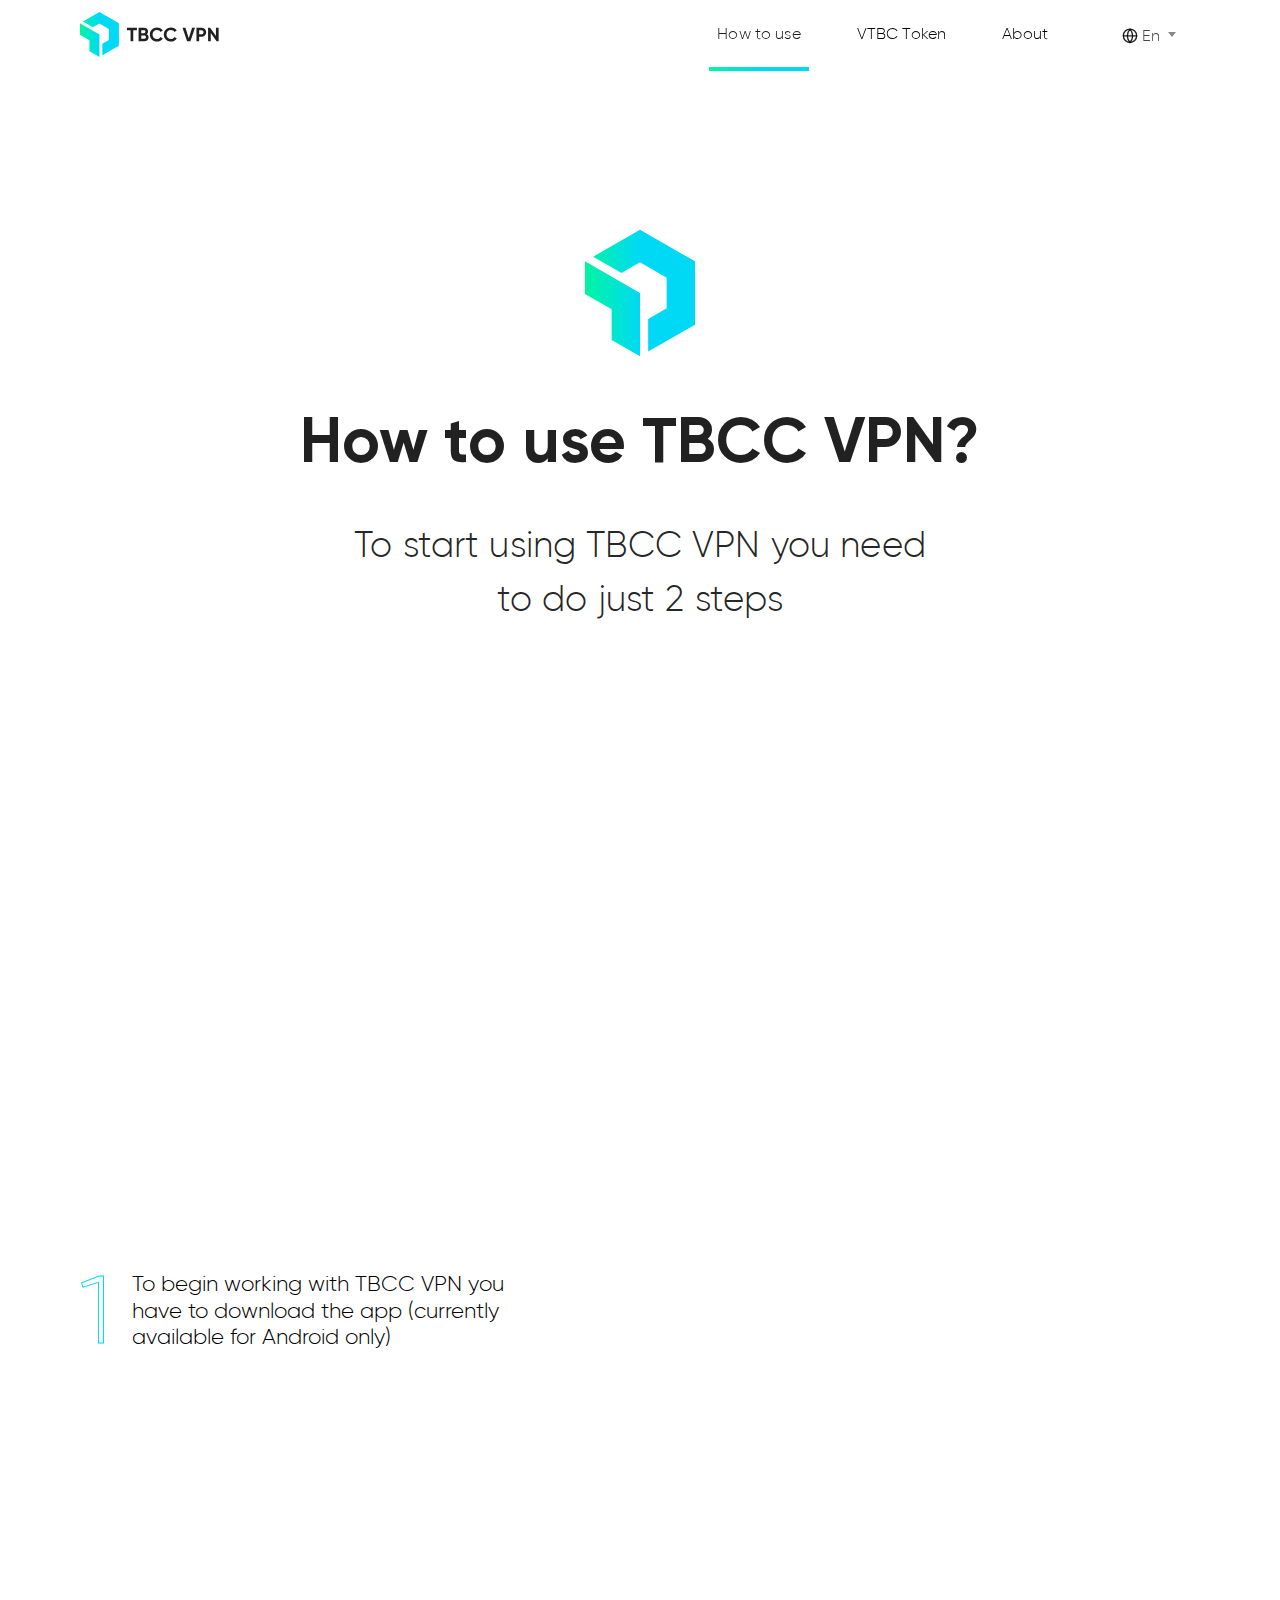
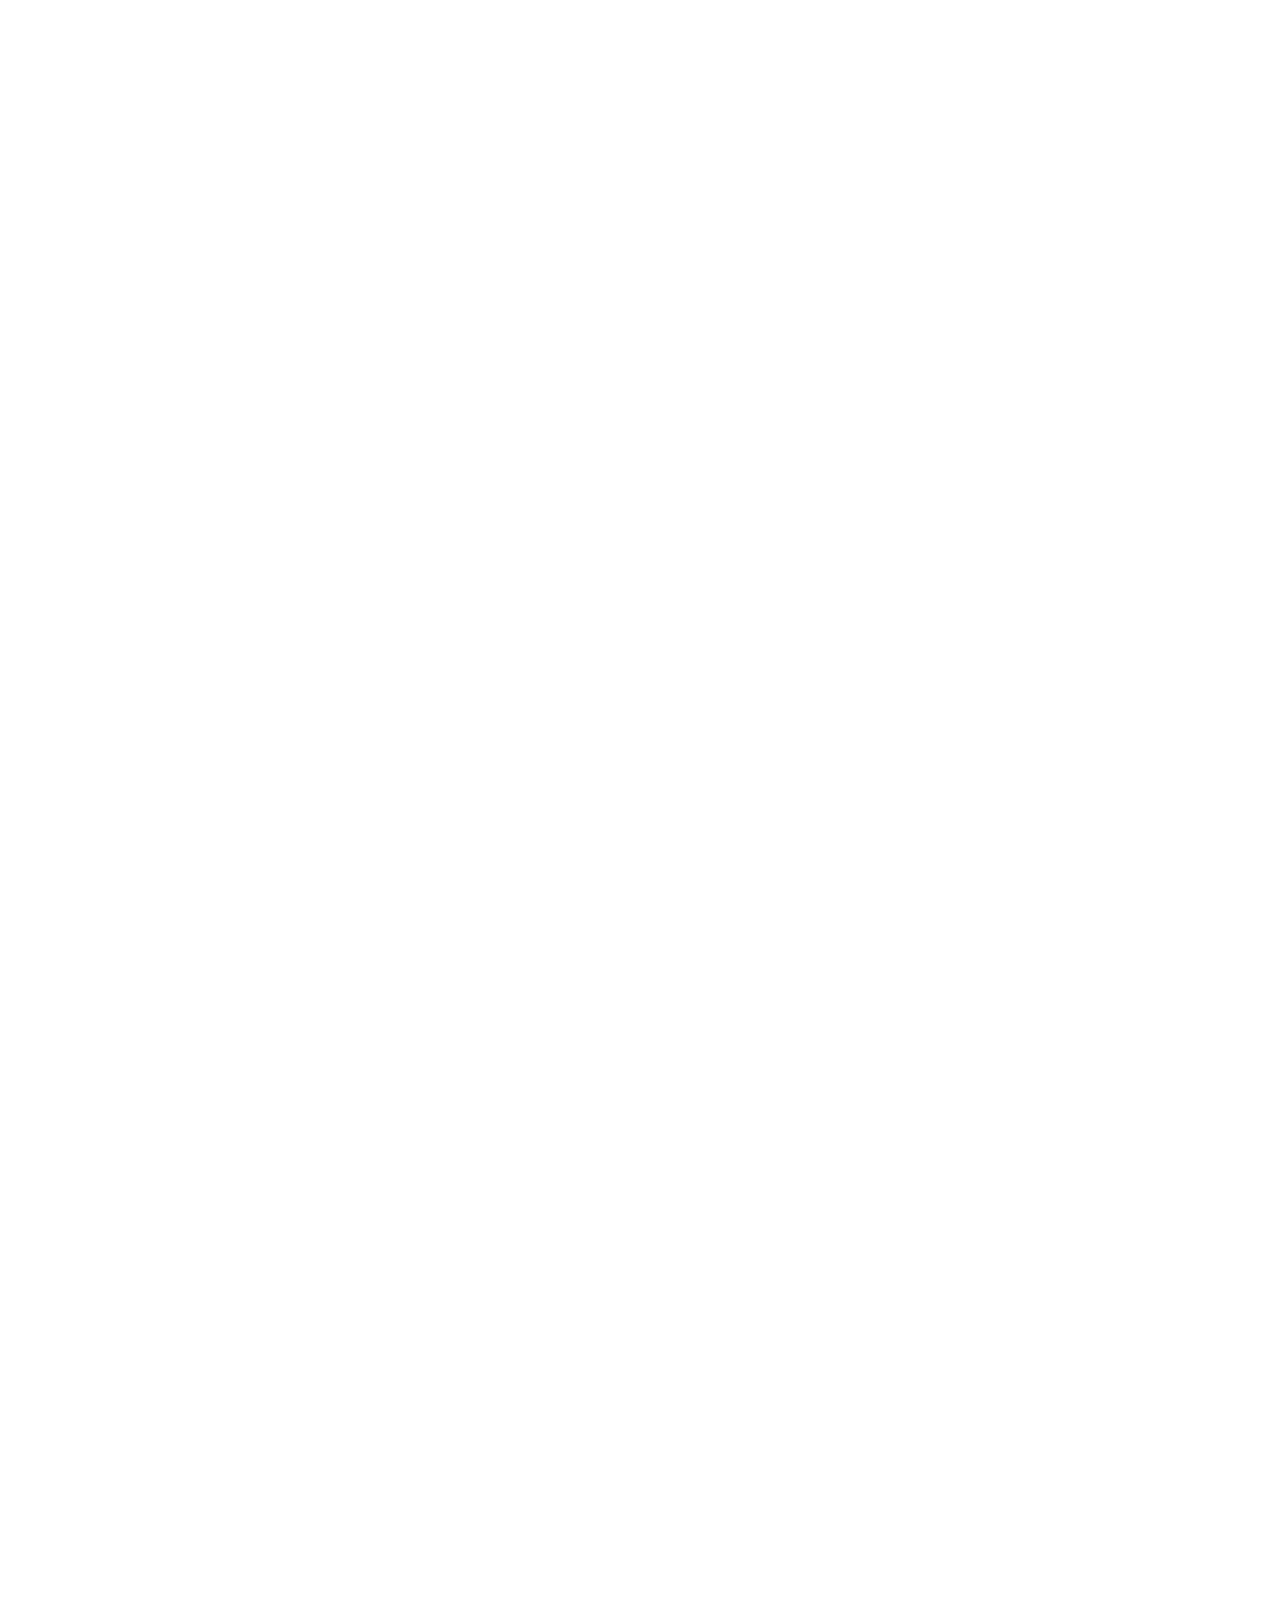
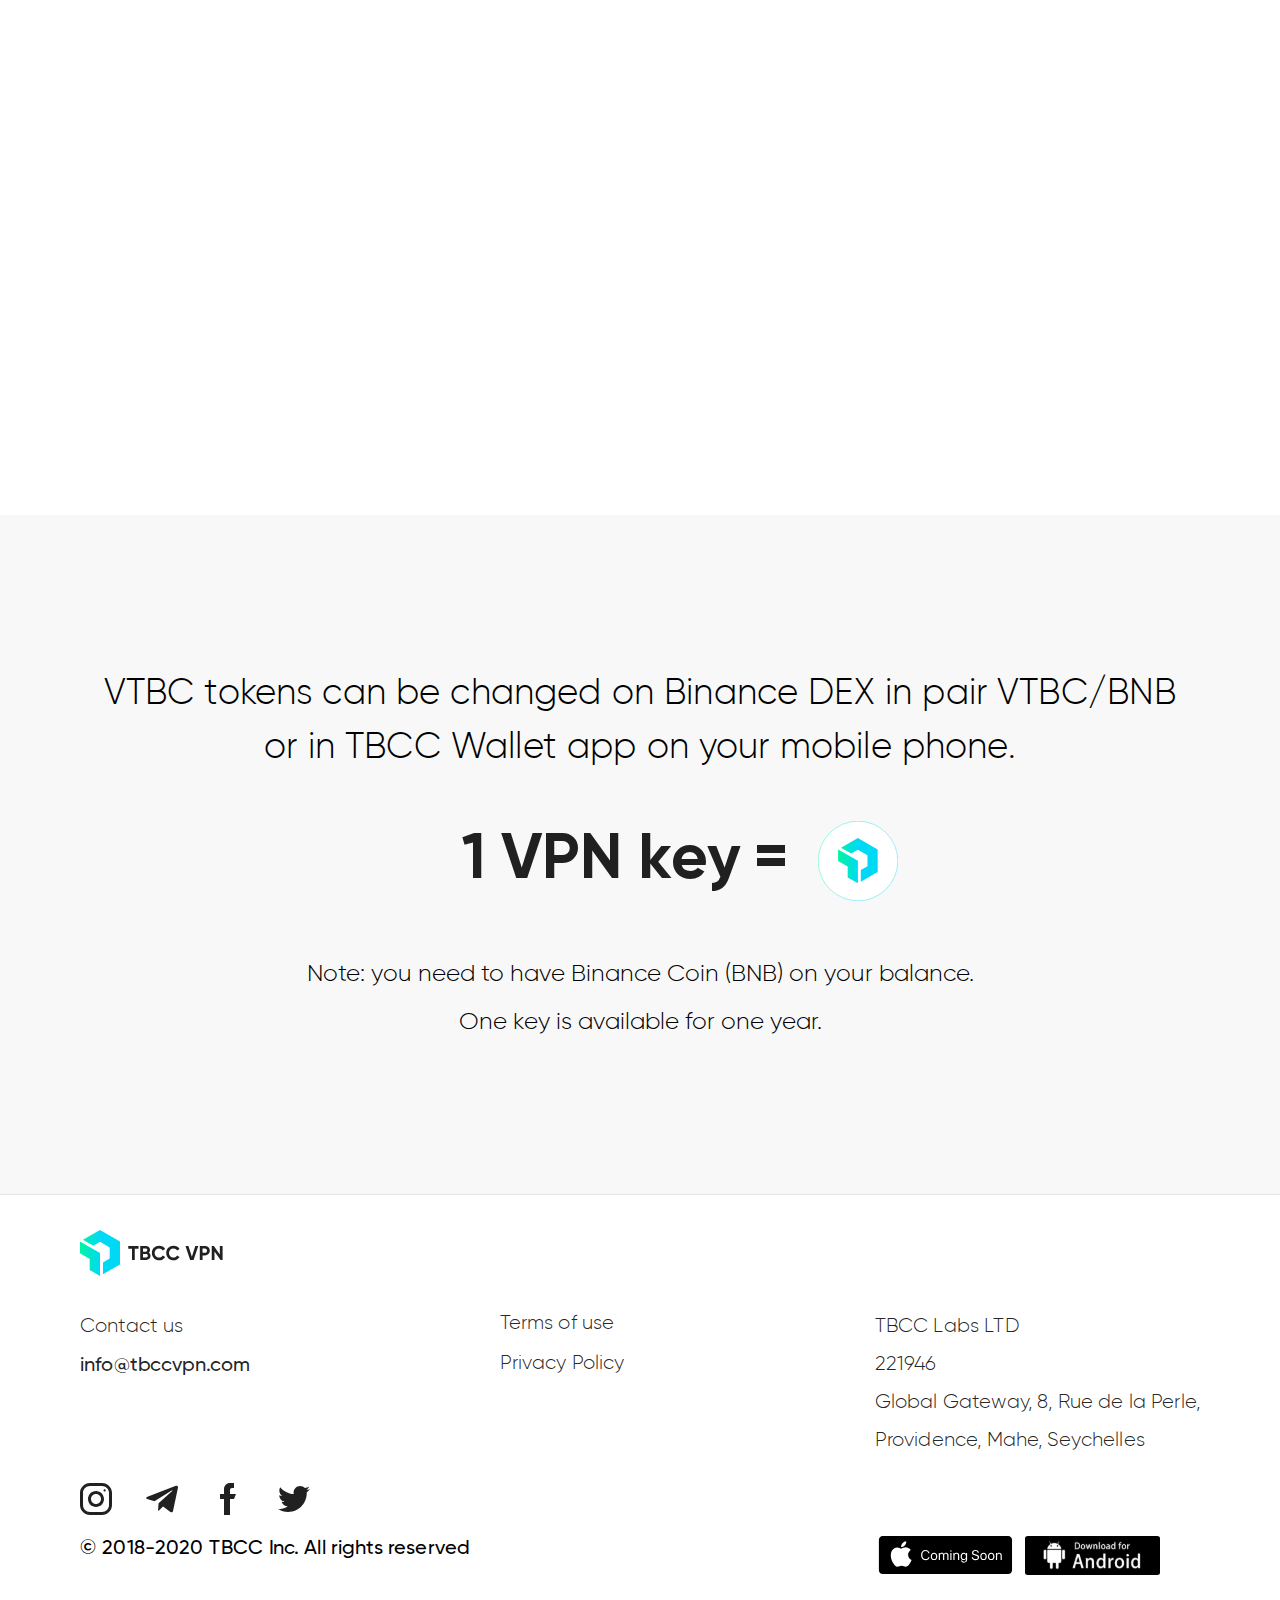
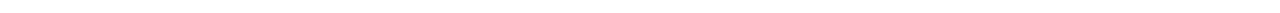
<file: how-to-use.html>
<!DOCTYPE html>
<html lang="en">
  <head>
    <meta charset="utf-8">
    <meta name="viewport" content="width=device-width, initial-scale=1, user-scalable=no, shrink-to-fit=no">
<!--    <link rel="shortcut icon" type="image/x-icon" sizes="256x256" href="favicon.png"/>-->
    <link rel="stylesheet" href="css/bootstrap.min.css">
    <link rel="stylesheet" href="css/aos.css">
    <link rel="stylesheet" href="css/select2.min.css">
    <link rel="stylesheet" href="css/style.css">
    <title>How to use</title>
  </head>
<body>
    <header class="container-fluid p-0">
        <nav class="navbar navbar-expand-lg navbar-light m-navbar">
            <a class="navbar-brand logo" href="index.html">
                <img src="img/logo.svg" alt="">
            </a>
            <div class="header-col">
                <button class="navbar-toggler" type="button" data-toggle="collapse" data-target="#navbarNavDropdown" aria-controls="navbarNavDropdown" aria-expanded="false" aria-label="Toggle navigation">
                    <img src="img/open-menu.svg" alt="" width="30px" height="30px">
                </button>
                <div class="collapse navbar-collapse" id="navbarNavDropdown">
                    <div class="menu-mobile-head">
                        <button class="navbar-toggler"
                                type="button" data-toggle="collapse"
                                data-target="#navbarNavDropdown"
                                aria-controls="navbarNavDropdown"
                                aria-expanded="false"
                                aria-label="Toggle navigation">
                            <img src="img/menu-close.svg" alt="" width="25px" height="25px">
                        </button>
                    </div>
                    <ul class="navbar-nav">
                        <li class="nav-item active">
                            <a class="nav-link" href="how-to-use.html" id="menuItemOne">
                                How to use
                            </a>
                        </li>
                        <li class="nav-item">
                            <a class="nav-link" href="token.html" id="menuItemTwo">
                                VTBC Token
                            </a>
                        </li>
                        <li class="nav-item">
                            <a class="nav-link" href="about.html" id="menuItemThree">
                                About
                            </a>
                        </li>
                    </ul>
                    <select name="lang" class="lang-select-mobile lang">
                        <option value="EN">En</option>
                        <option value="RU">Ru</option>
                        <option value="CH">CH</option>
                    </select>
                </div>
                <select name="lang" class="lang-select lang">
                    <option value="EN">En</option>
                    <option value="RU">Ru</option>
                    <option value="CH">CH</option>
                </select>
            </div>
        </nav>
    </header>

    <div class="container-fluid">
        <section class="main-page">
            <div class="center-block">
                <img src="img/big-logo.svg" alt="">
                <h1 data-aos="fade-up" id="howH1">
                    How to use TBCC VPN?
                </h1>
                <h2 data-aos="fade-up" data-aos-delay="300" id="howH2">
                    To start using TBCC VPN you need to do just 2 steps
                </h2>
            </div>            
        </section>
    </div>

    <section class="two-block">
        <div class="column">
            <div class="text text-w-number">
                <span>1</span>
                <p id="howPBlockOne">
                    To begin working with TBCC VPN you have to download the app (currently available for Android only)
                </p>
            </div>
            <div class="link-box ml-5">
                <a href="http://101.200.191.88/vpn/TBCCVPN-armv7-latest/" data-aos="fade-up" data-aos-delay="800">
                    <img src="img/android.svg" alt="">
                </a>
            </div>
        </div>
        <div class="column" data-aos="fade-left">
            <div class="img">
                <img src="img/device.svg" alt="">
            </div>
        </div>
    </section>

    <section class="two-block mobile-column-reverse">
        <div class="column" data-aos="fade-right">
            <div class="img">
                <img src="img/device2.svg" alt="">
            </div>
        </div>
        <div class="column" data-aos="fade-up">
            <div class="text text-w-number">
                <span>2</span>
                <p id="howPBlockTwo">
                    To activate VPN app you need to have VPN key.
                </p>
            </div>
        </div>
    </section>

    <section class="two-block flex-column align-items-center">
        <div class="column align-items-center" data-aos="fade-up">
            <div class="text pr-0">
                <h2 class="text-center" id="howCaptionOne">How to get TBCC VPN key?</h2>
                <p class="text-center" id="howPBlockThree">
                    It’s quite simple. You have to download TBCC Wallet mobile app and buy a key with VTBC token.
                </p>
                <div class="link-box mt-4 how-link">
                    <a href="#" data-aos="fade-up" data-aos-delay="600">
                        <img src="img/apple.svg" alt="">
                    </a>
                    <a href="http://101.200.191.88/vpn/TBCCVPN-armv7-latest/" data-aos="fade-up" data-aos-delay="800">
                        <img src="img/android.svg" alt="">
                    </a>
                </div>
            </div>
        </div>
        <div class="column" data-aos="fade-left">
            <div class="img d-flex justify-content-center">
                <img src="img/device3.svg" alt="">
            </div>
        </div>
    </section>
    <section class="bg-color">
        <div class="container big-text-block">
            <h4 class="text-center" id="howPBlockFour">
                VTBC tokens can be changed on Binance DEX in pair VTBC/BNB or in TBCC Wallet app on your mobile phone.
            </h4>
            <div class="big-text">
                1 <span id="key">VPN key</span>&thinsp;= <span id="vtbc-key"></span>
                <span><img src="img/frame.svg" alt=""></span>
            </div>
            <p id="howPBlockFive">
                Note: you need to have Binance Coin (BNB) on your balance.
                One key is available for one year.
            </p>
        </div>
    </section>

    <footer class="container-fluid">
        <div class="content">
            <a class="navbar-brand logo" href="index.html">
                <img src="img/logo.svg" alt="">
            </a>
        </div>
        <div class="content">
            <div class="footer-contacts">
                <span id="footerItemOne">Contact Us</span>
                <a href="mailto:info@tbccvpn.com">info@tbccvpn.com</a>
            </div>
            <div class="footer-nav">
                <!--                <a href="return-police.html">Return policy</a>-->
                <a href="terms.html" id="footerItemFour">Terms of use</a>
                <a href="privace-police.html" id="footerItemFive">Privacy Policy</a>
                <!--                <a href="complete.html">Complete description of services offered</a>-->
            </div>
            <div class="footer-contacts">
                <span>TBCC Labs LTD</span>
                <span>221946</span>
                <span>Global Gateway, 8, Rue de la Perle,</span>
                <span>Providence, Mahe, Seychelles</span>
            </div>
        </div>
        <div class="content">
            <div class="soc-box">
                <a href="https://www.instagram.com/tbcc_labs/" target="_blank">
                    <svg width="32" height="32" viewBox="0 0 32 32" fill="none" xmlns="http://www.w3.org/2000/svg">
                        <path d="M22 0H10C4.478 0 0 4.478 0 10V22C0 27.522 4.478 32 10 32H22C27.522 32 32 27.522 32 22V10C32 4.478 27.522 0 22 0ZM29 22C29 25.86 25.86 29 22 29H10C6.14 29 3 25.86 3 22V10C3 6.14 6.14 3 10 3H22C25.86 3 29 6.14 29 10V22Z" fill="black" fill-opacity="0.87"/>
                        <path d="M16 8C11.582 8 8 11.582 8 16C8 20.418 11.582 24 16 24C20.418 24 24 20.418 24 16C24 11.582 20.418 8 16 8ZM16 21C13.244 21 11 18.756 11 16C11 13.242 13.244 11 16 11C18.756 11 21 13.242 21 16C21 18.756 18.756 21 16 21Z" fill="black" fill-opacity="0.87"/>
                        <path d="M24.6 8.46598C25.1887 8.46598 25.666 7.98871 25.666 7.39998C25.666 6.81125 25.1887 6.33398 24.6 6.33398C24.0113 6.33398 23.534 6.81125 23.534 7.39998C23.534 7.98871 24.0113 8.46598 24.6 8.46598Z" fill="black" fill-opacity="0.87"/>
                    </svg>
                </a>
                <a href="https://t.me/joinchat/AAAAAFKdWltCBS0pf0ETiQ" target="_blank">
                    <svg width="32" height="32" viewBox="0 0 32 32" fill="none" xmlns="http://www.w3.org/2000/svg">
                        <g clip-path="url(#clip0)">
                            <path d="M12.5561 20.2412L12.0268 27.6866C12.7841 27.6866 13.1121 27.3612 13.5054 26.9706L17.0561 23.5772L24.4134 28.9652C25.7628 29.7172 26.7134 29.3212 27.0774 27.7239L31.9068 5.09456L31.9081 5.09322C32.3361 3.09856 31.1868 2.31856 29.8721 2.80789L1.48542 13.6759C-0.451915 14.4279 -0.422582 15.5079 1.15608 15.9972L8.41342 18.2546L25.2708 7.70656C26.0641 7.18122 26.7854 7.47189 26.1921 7.99722L12.5561 20.2412Z" fill="black" fill-opacity="0.87"/>
                        </g>
                        <defs>
                            <clipPath id="clip0">
                                <rect width="32" height="32" fill="white"/>
                            </clipPath>
                        </defs>
                    </svg>
                </a>
                <a href="https://www.facebook.com/TBCC-Labs-112734580490523/" target="_blank">
                    <svg width="32" height="32" viewBox="0 0 32 32" fill="none" xmlns="http://www.w3.org/2000/svg">
                        <path d="M18 11V7C18 5.896 18.896 5 20 5H22V0H18C14.686 0 12 2.686 12 6V11H8V16H12V32H18V16H22L24 11H18Z" fill="black" fill-opacity="0.87"/>
                    </svg>
                </a>
                <a href="https://twitter.com/LabsTbcc" target="_blank">
                    <svg width="32" height="32" viewBox="0 0 32 32" fill="none" xmlns="http://www.w3.org/2000/svg">
                        <g clip-path="url(#clip0)">
                            <path d="M32 6.078C30.81 6.6 29.542 6.946 28.22 7.114C29.58 6.302 30.618 5.026 31.106 3.488C29.838 4.244 28.438 4.778 26.946 5.076C25.742 3.794 24.026 3 22.154 3C18.522 3 15.598 5.948 15.598 9.562C15.598 10.082 15.642 10.582 15.75 11.058C10.296 10.792 5.47 8.178 2.228 4.196C1.662 5.178 1.33 6.302 1.33 7.512C1.33 9.784 2.5 11.798 4.244 12.964C3.19 12.944 2.156 12.638 1.28 12.156C1.28 12.176 1.28 12.202 1.28 12.228C1.28 15.416 3.554 18.064 6.536 18.674C6.002 18.82 5.42 18.89 4.816 18.89C4.396 18.89 3.972 18.866 3.574 18.778C4.424 21.376 6.836 23.286 9.704 23.348C7.472 25.094 4.638 26.146 1.57 26.146C1.032 26.146 0.516 26.122 0 26.056C2.906 27.93 6.35 29 10.064 29C22.136 29 28.736 19 28.736 10.332C28.736 10.042 28.726 9.762 28.712 9.484C30.014 8.56 31.108 7.406 32 6.078Z" fill="black" fill-opacity="0.87"/>
                        </g>
                        <defs>
                            <clipPath id="clip0">
                                <rect width="32" height="32" fill="white"/>
                            </clipPath>
                        </defs>
                    </svg>
                </a>
            </div>
        </div>
        <div class="content">
            <div class="corp">
                © 2018-2020 TBCC Inc. All rights reserved
            </div>
            <div class="link-box">
                <a href="#">
                    <img src="img/apple.svg" alt="">
                </a>
                <a href="http://101.200.191.88/vpn/TBCCVPN-armv7-latest/">
                    <img src="img/android.svg" alt="">
                </a>
            </div>
        </div>
    </footer>

    <!-- Yandex.Metrika counter -->
    <script type="text/javascript" >
        (function(m,e,t,r,i,k,a){m[i]=m[i]||function(){(m[i].a=m[i].a||[]).push(arguments)};
            m[i].l=1*new Date();k=e.createElement(t),a=e.getElementsByTagName(t)[0],k.async=1,k.src=r,a.parentNode.insertBefore(k,a)})
        (window, document, "script", "https://mc.yandex.ru/metrika/tag.js", "ym");

        ym(65111869, "init", {
            clickmap:true,
            trackLinks:true,
            accurateTrackBounce:true
        });
    </script>
    <noscript><div><img src="https://mc.yandex.ru/watch/65111869" style="position:absolute; left:-9999px;" alt="" /></div></noscript>
    <!-- /Yandex.Metrika counter -->
    <script src="js/jquery.min.js"></script>
    <script src="js/aos.js"></script>
    <script src="js/select2.min.js"></script>
    <script src="js/bootstrap.min.js"></script>
    <script src="js/scripts.js"></script>
  </body>
</html>
</file>
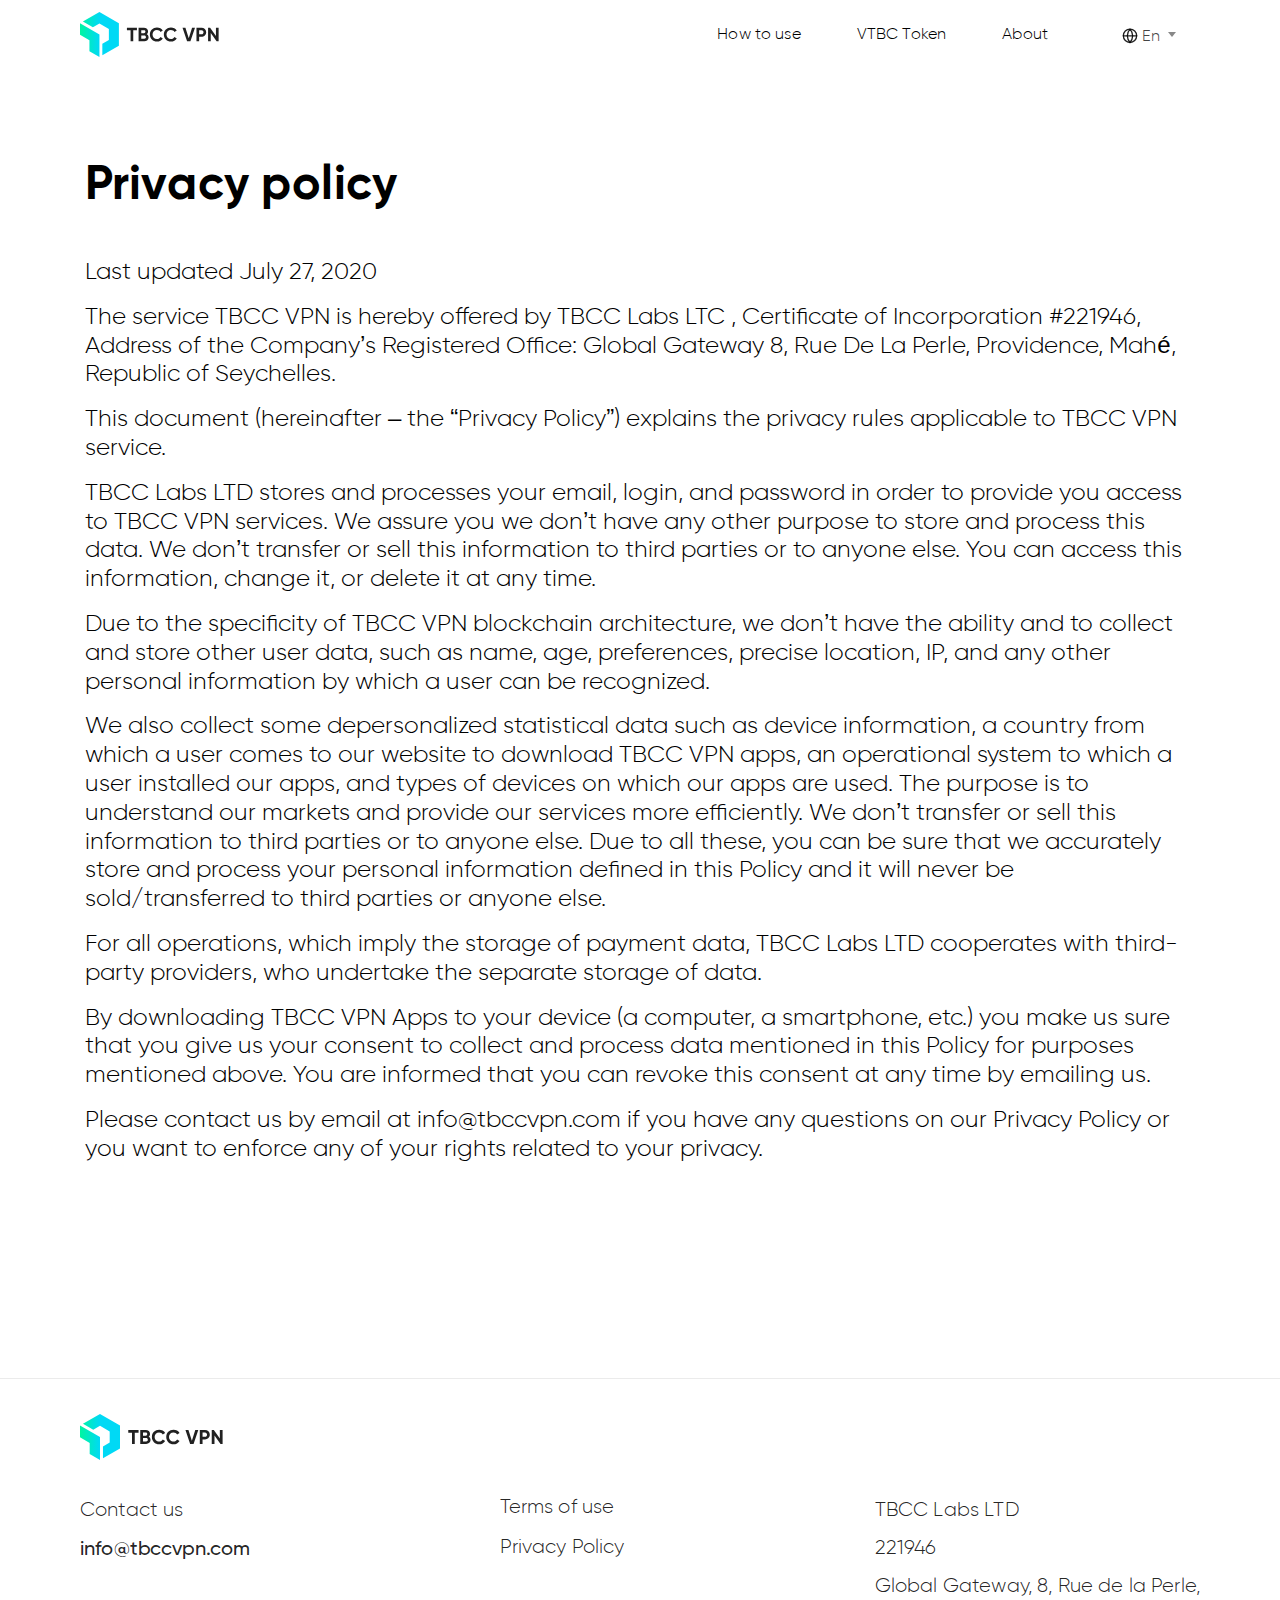
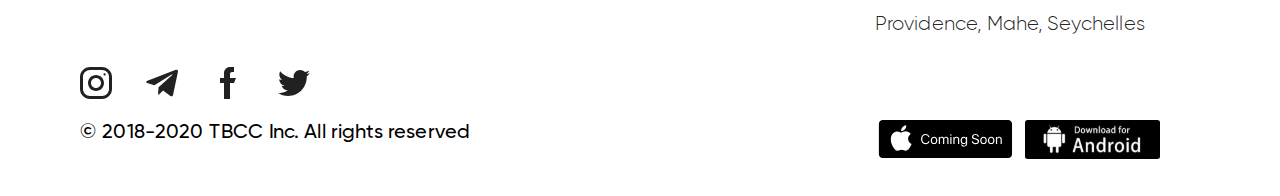
<file: privace-police.html>
<!DOCTYPE html>
<html lang="en">
  <head>
    <meta charset="utf-8">
    <meta name="viewport" content="width=device-width, initial-scale=1, user-scalable=no, shrink-to-fit=no">
<!--    <link rel="shortcut icon" type="image/x-icon" sizes="256x256" href="favicon.png"/>-->
    <link rel="stylesheet" href="css/bootstrap.min.css">
    <link rel="stylesheet" href="css/aos.css">
    <link rel="stylesheet" href="css/select2.min.css">
    <link rel="stylesheet" href="css/style.css">
    <title>Privacy policy</title>
  </head>
<body>
    <header class="container-fluid p-0">
    <nav class="navbar navbar-expand-lg navbar-light m-navbar">
        <a class="navbar-brand logo" href="index.html">
            <img src="img/logo.svg" alt="">
        </a>
        <div class="header-col">
            <button class="navbar-toggler" type="button" data-toggle="collapse" data-target="#navbarNavDropdown" aria-controls="navbarNavDropdown" aria-expanded="false" aria-label="Toggle navigation">
                <img src="img/open-menu.svg" alt="" width="30px" height="30px">
            </button>
            <div class="collapse navbar-collapse" id="navbarNavDropdown">
                <div class="menu-mobile-head">
                    <button class="navbar-toggler"
                            type="button" data-toggle="collapse"
                            data-target="#navbarNavDropdown"
                            aria-controls="navbarNavDropdown"
                            aria-expanded="false"
                            aria-label="Toggle navigation">
                        <img src="img/menu-close.svg" alt="" width="25px" height="25px">
                    </button>
                </div>
                <ul class="navbar-nav">
                    <li class="nav-item">
                        <a class="nav-link" href="how-to-use.html" id="menuItemOne">
                            How to use
                        </a>
                    </li>
                    <li class="nav-item">
                        <a class="nav-link" href="token.html" id="menuItemTwo">
                            VTBC Token
                        </a>
                    </li>
                    <li class="nav-item">
                        <a class="nav-link" href="about.html" id="menuItemThree">
                            About
                        </a>
                    </li>
                </ul>
                <select name="lang" class="lang-select-mobile lang">
                    <option value="EN">En</option>
                    <option value="RU">Ru</option>
                    <option value="CH">CH</option>
                </select>
            </div>
            <select name="lang" class="lang-select lang">
                <option value="EN">En</option>
                <option value="RU">Ru</option>
                <option value="CH">CH</option>
            </select>
        </div>
    </nav>
</header>

    <section class="police-page">
        <div class="container">
            <div class="caption">
                Privacy policy
            </div>
            <p>
                Last updated July 27, 2020
            </p>
            <p>
                The service TBCC VPN is hereby offered by TBCC Labs LTC , Certificate of Incorporation #221946, Address of the Company’s Registered Office: Global Gateway 8, Rue De La Perle, Providence, Mahé, Republic of Seychelles.
            </p>
            <p>
                This document (hereinafter – the “Privacy Policy”) explains the privacy rules applicable to TBCC VPN service.
            </p>
            <p>
                TBCC Labs LTD stores and processes your email, login, and password in order to provide you access to TBCC VPN services. We assure you we don’t have any other purpose to store and process this data. We don’t transfer or sell this information to third parties or to anyone else. You can access this information, change it, or delete it at any time.
            </p>
            <p>
                Due to the specificity of TBCC VPN blockchain architecture, we don’t have the ability and to collect and store other user data, such as name, age, preferences, precise location, IP, and any other personal information by which a user can be recognized.
            </p>
            <p>
                We also collect some depersonalized statistical data such as device information, a country from which a user comes to our website to download TBCC VPN apps, an operational system to which a user installed our apps, and types of devices on which our apps are used. The purpose is to understand our markets and provide our services more efficiently. We don’t transfer or sell this information to third parties or to anyone else. Due to all these, you can be sure that we accurately store and process your personal information defined in this Policy and it will never be sold/transferred to third parties or anyone else.
            </p>
            <p>
                For all operations, which imply the storage of payment data, TBCC Labs LTD cooperates with third-party providers, who undertake the separate storage of data.
            </p>
            <p>
                By downloading TBCC VPN Apps to your device (a computer, a smartphone, etc.) you make us sure that you give us your consent to collect and process data mentioned in this Policy for purposes mentioned above. You are informed that you can revoke this consent at any time by emailing us.
            </p>
            <p>
                Please contact us by email at info@tbccvpn.com if you have any questions on our Privacy Policy or you want to enforce any of your rights related to your privacy.
            </p>
        </div>
    </section>

    <footer class="container-fluid">
        <div class="content">
            <a class="navbar-brand logo" href="index.html">
                <img src="img/logo.svg" alt="">
            </a>
        </div>
        <div class="content">
            <div class="footer-contacts">
                <span id="footerItemOne">Contact Us</span>
                <a href="mailto:info@tbccvpn.com">info@tbccvpn.com</a>
            </div>
            <div class="footer-nav">
                <!--                <a href="return-police.html">Return policy</a>-->
                <a href="terms.html" id="footerItemFour">Terms of use</a>
                <a href="privace-police.html" id="footerItemFive">Privacy Policy</a>
                <!--                <a href="complete.html">Complete description of services offered</a>-->
            </div>
            <div class="footer-contacts">
                <span>TBCC Labs LTD</span>
                <span>221946</span>
                <span>Global Gateway, 8, Rue de la Perle,</span>
                <span>Providence, Mahe, Seychelles</span>
            </div>
        </div>
        <div class="content">
            <div class="soc-box">
                <a href="https://www.instagram.com/tbcc_labs/" target="_blank">
                    <svg width="32" height="32" viewBox="0 0 32 32" fill="none" xmlns="http://www.w3.org/2000/svg">
                        <path d="M22 0H10C4.478 0 0 4.478 0 10V22C0 27.522 4.478 32 10 32H22C27.522 32 32 27.522 32 22V10C32 4.478 27.522 0 22 0ZM29 22C29 25.86 25.86 29 22 29H10C6.14 29 3 25.86 3 22V10C3 6.14 6.14 3 10 3H22C25.86 3 29 6.14 29 10V22Z" fill="black" fill-opacity="0.87"/>
                        <path d="M16 8C11.582 8 8 11.582 8 16C8 20.418 11.582 24 16 24C20.418 24 24 20.418 24 16C24 11.582 20.418 8 16 8ZM16 21C13.244 21 11 18.756 11 16C11 13.242 13.244 11 16 11C18.756 11 21 13.242 21 16C21 18.756 18.756 21 16 21Z" fill="black" fill-opacity="0.87"/>
                        <path d="M24.6 8.46598C25.1887 8.46598 25.666 7.98871 25.666 7.39998C25.666 6.81125 25.1887 6.33398 24.6 6.33398C24.0113 6.33398 23.534 6.81125 23.534 7.39998C23.534 7.98871 24.0113 8.46598 24.6 8.46598Z" fill="black" fill-opacity="0.87"/>
                    </svg>
                </a>
                <a href="https://t.me/joinchat/AAAAAFKdWltCBS0pf0ETiQ" target="_blank">
                    <svg width="32" height="32" viewBox="0 0 32 32" fill="none" xmlns="http://www.w3.org/2000/svg">
                        <g clip-path="url(#clip0)">
                            <path d="M12.5561 20.2412L12.0268 27.6866C12.7841 27.6866 13.1121 27.3612 13.5054 26.9706L17.0561 23.5772L24.4134 28.9652C25.7628 29.7172 26.7134 29.3212 27.0774 27.7239L31.9068 5.09456L31.9081 5.09322C32.3361 3.09856 31.1868 2.31856 29.8721 2.80789L1.48542 13.6759C-0.451915 14.4279 -0.422582 15.5079 1.15608 15.9972L8.41342 18.2546L25.2708 7.70656C26.0641 7.18122 26.7854 7.47189 26.1921 7.99722L12.5561 20.2412Z" fill="black" fill-opacity="0.87"/>
                        </g>
                        <defs>
                            <clipPath id="clip0">
                                <rect width="32" height="32" fill="white"/>
                            </clipPath>
                        </defs>
                    </svg>
                </a>
                <a href="https://www.facebook.com/TBCC-Labs-112734580490523/" target="_blank">
                    <svg width="32" height="32" viewBox="0 0 32 32" fill="none" xmlns="http://www.w3.org/2000/svg">
                        <path d="M18 11V7C18 5.896 18.896 5 20 5H22V0H18C14.686 0 12 2.686 12 6V11H8V16H12V32H18V16H22L24 11H18Z" fill="black" fill-opacity="0.87"/>
                    </svg>
                </a>
                <a href="https://twitter.com/LabsTbcc" target="_blank">
                    <svg width="32" height="32" viewBox="0 0 32 32" fill="none" xmlns="http://www.w3.org/2000/svg">
                        <g clip-path="url(#clip0)">
                            <path d="M32 6.078C30.81 6.6 29.542 6.946 28.22 7.114C29.58 6.302 30.618 5.026 31.106 3.488C29.838 4.244 28.438 4.778 26.946 5.076C25.742 3.794 24.026 3 22.154 3C18.522 3 15.598 5.948 15.598 9.562C15.598 10.082 15.642 10.582 15.75 11.058C10.296 10.792 5.47 8.178 2.228 4.196C1.662 5.178 1.33 6.302 1.33 7.512C1.33 9.784 2.5 11.798 4.244 12.964C3.19 12.944 2.156 12.638 1.28 12.156C1.28 12.176 1.28 12.202 1.28 12.228C1.28 15.416 3.554 18.064 6.536 18.674C6.002 18.82 5.42 18.89 4.816 18.89C4.396 18.89 3.972 18.866 3.574 18.778C4.424 21.376 6.836 23.286 9.704 23.348C7.472 25.094 4.638 26.146 1.57 26.146C1.032 26.146 0.516 26.122 0 26.056C2.906 27.93 6.35 29 10.064 29C22.136 29 28.736 19 28.736 10.332C28.736 10.042 28.726 9.762 28.712 9.484C30.014 8.56 31.108 7.406 32 6.078Z" fill="black" fill-opacity="0.87"/>
                        </g>
                        <defs>
                            <clipPath id="clip0">
                                <rect width="32" height="32" fill="white"/>
                            </clipPath>
                        </defs>
                    </svg>
                </a>
            </div>
        </div>
        <div class="content">
            <div class="corp">
                © 2018-2020 TBCC Inc. All rights reserved
            </div>
            <div class="link-box">
                <a href="#">
                    <img src="img/apple.svg" alt="">
                </a>
                <a href="http://101.200.191.88/vpn/TBCCVPN-armv7-latest/">
                    <img src="img/android.svg" alt="">
                </a>
            </div>
        </div>
    </footer>

    <!-- Yandex.Metrika counter -->
    <script type="text/javascript" >
        (function(m,e,t,r,i,k,a){m[i]=m[i]||function(){(m[i].a=m[i].a||[]).push(arguments)};
            m[i].l=1*new Date();k=e.createElement(t),a=e.getElementsByTagName(t)[0],k.async=1,k.src=r,a.parentNode.insertBefore(k,a)})
        (window, document, "script", "https://mc.yandex.ru/metrika/tag.js", "ym");

        ym(65111869, "init", {
            clickmap:true,
            trackLinks:true,
            accurateTrackBounce:true
        });
    </script>
    <noscript><div><img src="https://mc.yandex.ru/watch/65111869" style="position:absolute; left:-9999px;" alt="" /></div></noscript>
    <!-- /Yandex.Metrika counter -->
    <script src="js/jquery.min.js"></script>
    <script src="js/aos.js"></script>
    <script src="js/select2.min.js"></script>
    <script src="js/bootstrap.min.js"></script>
    <script src="js/scripts.js"></script>
  </body>
</html>
</file>
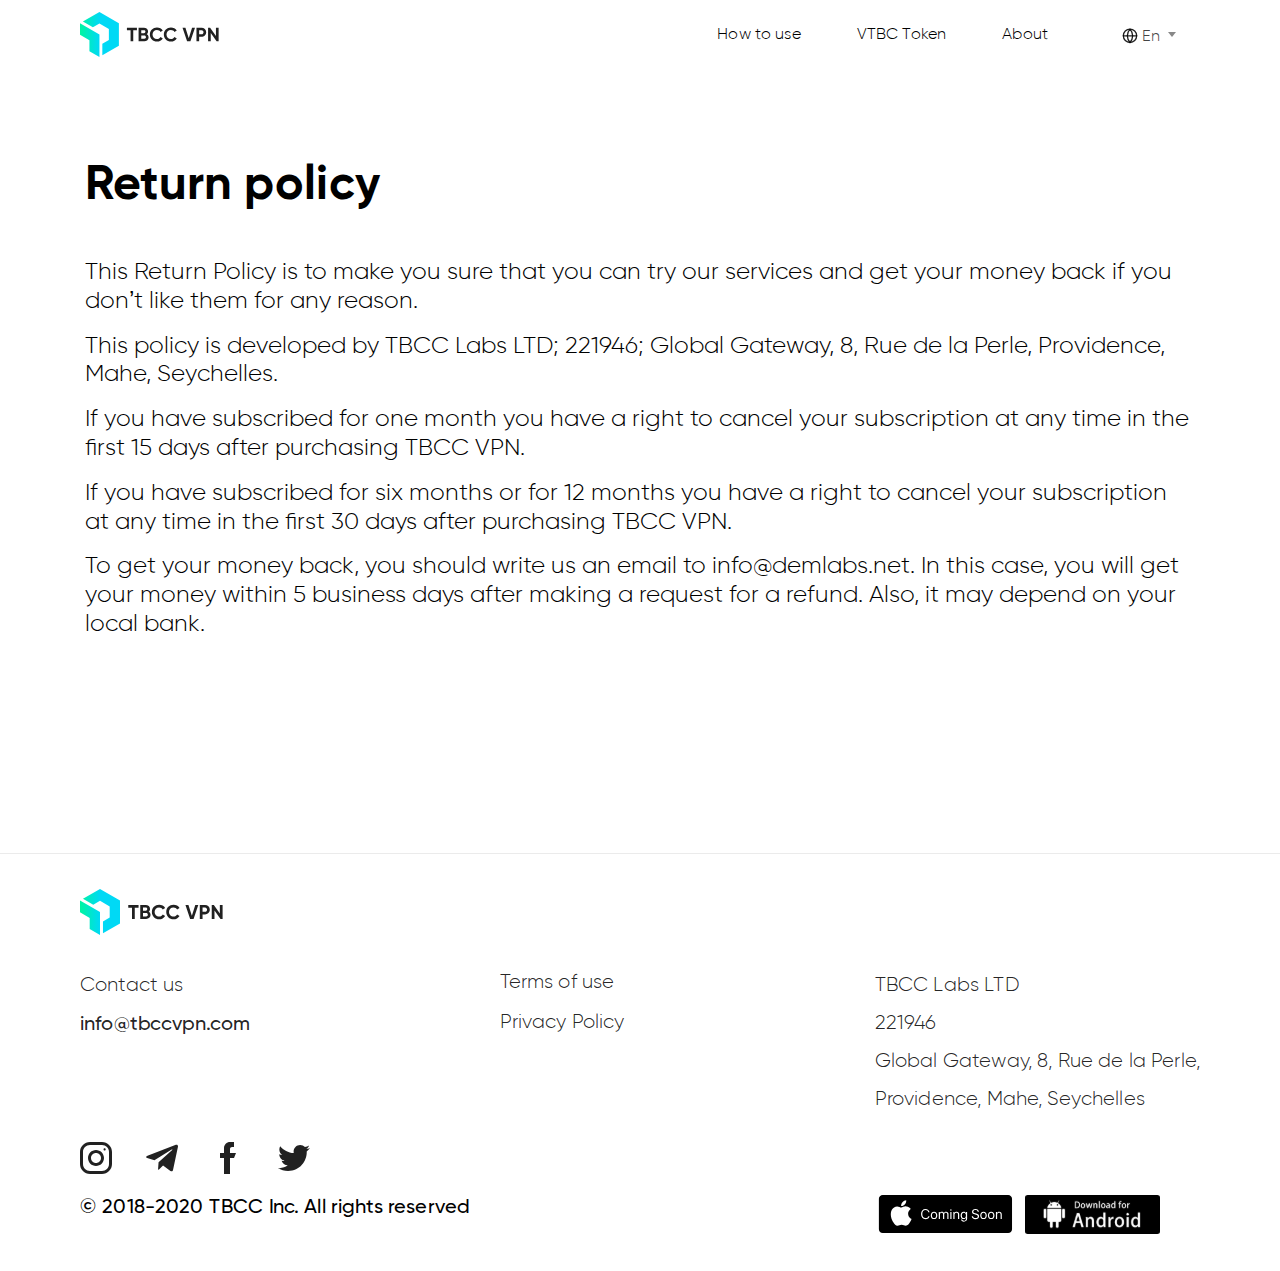
<file: return-police.html>
<!DOCTYPE html>
<html lang="en">
  <head>
    <meta charset="utf-8">
    <meta name="viewport" content="width=device-width, initial-scale=1, user-scalable=no, shrink-to-fit=no">
<!--    <link rel="shortcut icon" type="image/x-icon" sizes="256x256" href="favicon.png"/>-->
    <link rel="stylesheet" href="css/bootstrap.min.css">
    <link rel="stylesheet" href="css/aos.css">
    <link rel="stylesheet" href="css/select2.min.css">
    <link rel="stylesheet" href="css/style.css">
    <title>Return policy</title>
  </head>
<body>
    <header class="container-fluid p-0">
    <nav class="navbar navbar-expand-lg navbar-light m-navbar">
        <a class="navbar-brand logo" href="index.html">
            <img src="img/logo.svg" alt="">
        </a>
        <div class="header-col">
            <button class="navbar-toggler" type="button" data-toggle="collapse" data-target="#navbarNavDropdown" aria-controls="navbarNavDropdown" aria-expanded="false" aria-label="Toggle navigation">
                <img src="img/open-menu.svg" alt="" width="30px" height="30px">
            </button>
            <div class="collapse navbar-collapse" id="navbarNavDropdown">
                <div class="menu-mobile-head">
                    <button class="navbar-toggler"
                            type="button" data-toggle="collapse"
                            data-target="#navbarNavDropdown"
                            aria-controls="navbarNavDropdown"
                            aria-expanded="false"
                            aria-label="Toggle navigation">
                        <img src="img/menu-close.svg" alt="" width="25px" height="25px">
                    </button>
                </div>
                <ul class="navbar-nav">
                    <li class="nav-item">
                        <a class="nav-link" href="how-to-use.html" id="menuItemOne">
                            How to use
                        </a>
                    </li>
                    <li class="nav-item">
                        <a class="nav-link" href="token.html" id="menuItemTwo">
                            VTBC Token
                        </a>
                    </li>
                    <li class="nav-item">
                        <a class="nav-link" href="about.html" id="menuItemThree">
                            About
                        </a>
                    </li>
                </ul>
                <select name="lang" class="lang-select-mobile lang">
                    <option value="EN">En</option>
                    <option value="RU">Ru</option>
                    <option value="CH">CH</option>
                </select>
            </div>
            <select name="lang" class="lang-select lang">
                <option value="EN">En</option>
                <option value="RU">Ru</option>
                <option value="CH">CH</option>
            </select>
        </div>
    </nav>
</header>

    <section class="police-page">
        <div class="container">
            <div class="caption">
                Return policy
            </div>
            <p>
                This Return Policy is to make you sure that you can try our services and get your money back if you don’t like them for any reason.
            </p>
            <p>
                This policy is developed by TBCC Labs LTD; 221946; Global Gateway, 8, Rue de la Perle, Providence, Mahe, Seychelles.
            </p>
            <p>
                If you have subscribed for one month you have a right to cancel your subscription at any time in the first 15 days after purchasing TBCC VPN.
            </p>
            <p>
                If you have subscribed for six months or for 12 months you have a right to cancel your subscription at any time in the first 30 days after purchasing TBCC VPN.
            </p>
            <p>
                To get your money back, you should write us an email to info@demlabs.net. In this case, you will get your money within 5 business days after making a request for a refund. Also, it may depend on your local bank.
            </p>
        </div>
    </section>

    <footer class="container-fluid">
        <div class="content">
            <a class="navbar-brand logo" href="index.html">
                <img src="img/logo.svg" alt="">
            </a>
        </div>
        <div class="content">
            <div class="footer-contacts">
                <span id="footerItemOne">Contact Us</span>
                <a href="mailto:info@tbccvpn.com">info@tbccvpn.com</a>
            </div>
            <div class="footer-nav">
                <!--                <a href="return-police.html">Return policy</a>-->
                <a href="terms.html" id="footerItemFour">Terms of use</a>
                <a href="privace-police.html" id="footerItemFive">Privacy Policy</a>
                <!--                <a href="complete.html">Complete description of services offered</a>-->
            </div>
            <div class="footer-contacts">
                <span>TBCC Labs LTD</span>
                <span>221946</span>
                <span>Global Gateway, 8, Rue de la Perle,</span>
                <span>Providence, Mahe, Seychelles</span>
            </div>
        </div>
        <div class="content">
            <div class="soc-box">
                <a href="https://www.instagram.com/tbcc_labs/" target="_blank">
                    <svg width="32" height="32" viewBox="0 0 32 32" fill="none" xmlns="http://www.w3.org/2000/svg">
                        <path d="M22 0H10C4.478 0 0 4.478 0 10V22C0 27.522 4.478 32 10 32H22C27.522 32 32 27.522 32 22V10C32 4.478 27.522 0 22 0ZM29 22C29 25.86 25.86 29 22 29H10C6.14 29 3 25.86 3 22V10C3 6.14 6.14 3 10 3H22C25.86 3 29 6.14 29 10V22Z" fill="black" fill-opacity="0.87"/>
                        <path d="M16 8C11.582 8 8 11.582 8 16C8 20.418 11.582 24 16 24C20.418 24 24 20.418 24 16C24 11.582 20.418 8 16 8ZM16 21C13.244 21 11 18.756 11 16C11 13.242 13.244 11 16 11C18.756 11 21 13.242 21 16C21 18.756 18.756 21 16 21Z" fill="black" fill-opacity="0.87"/>
                        <path d="M24.6 8.46598C25.1887 8.46598 25.666 7.98871 25.666 7.39998C25.666 6.81125 25.1887 6.33398 24.6 6.33398C24.0113 6.33398 23.534 6.81125 23.534 7.39998C23.534 7.98871 24.0113 8.46598 24.6 8.46598Z" fill="black" fill-opacity="0.87"/>
                    </svg>
                </a>
                <a href="https://t.me/joinchat/AAAAAFKdWltCBS0pf0ETiQ" target="_blank">
                    <svg width="32" height="32" viewBox="0 0 32 32" fill="none" xmlns="http://www.w3.org/2000/svg">
                        <g clip-path="url(#clip0)">
                            <path d="M12.5561 20.2412L12.0268 27.6866C12.7841 27.6866 13.1121 27.3612 13.5054 26.9706L17.0561 23.5772L24.4134 28.9652C25.7628 29.7172 26.7134 29.3212 27.0774 27.7239L31.9068 5.09456L31.9081 5.09322C32.3361 3.09856 31.1868 2.31856 29.8721 2.80789L1.48542 13.6759C-0.451915 14.4279 -0.422582 15.5079 1.15608 15.9972L8.41342 18.2546L25.2708 7.70656C26.0641 7.18122 26.7854 7.47189 26.1921 7.99722L12.5561 20.2412Z" fill="black" fill-opacity="0.87"/>
                        </g>
                        <defs>
                            <clipPath id="clip0">
                                <rect width="32" height="32" fill="white"/>
                            </clipPath>
                        </defs>
                    </svg>
                </a>
                <a href="https://www.facebook.com/TBCC-Labs-112734580490523/" target="_blank">
                    <svg width="32" height="32" viewBox="0 0 32 32" fill="none" xmlns="http://www.w3.org/2000/svg">
                        <path d="M18 11V7C18 5.896 18.896 5 20 5H22V0H18C14.686 0 12 2.686 12 6V11H8V16H12V32H18V16H22L24 11H18Z" fill="black" fill-opacity="0.87"/>
                    </svg>
                </a>
                <a href="https://twitter.com/LabsTbcc" target="_blank">
                    <svg width="32" height="32" viewBox="0 0 32 32" fill="none" xmlns="http://www.w3.org/2000/svg">
                        <g clip-path="url(#clip0)">
                            <path d="M32 6.078C30.81 6.6 29.542 6.946 28.22 7.114C29.58 6.302 30.618 5.026 31.106 3.488C29.838 4.244 28.438 4.778 26.946 5.076C25.742 3.794 24.026 3 22.154 3C18.522 3 15.598 5.948 15.598 9.562C15.598 10.082 15.642 10.582 15.75 11.058C10.296 10.792 5.47 8.178 2.228 4.196C1.662 5.178 1.33 6.302 1.33 7.512C1.33 9.784 2.5 11.798 4.244 12.964C3.19 12.944 2.156 12.638 1.28 12.156C1.28 12.176 1.28 12.202 1.28 12.228C1.28 15.416 3.554 18.064 6.536 18.674C6.002 18.82 5.42 18.89 4.816 18.89C4.396 18.89 3.972 18.866 3.574 18.778C4.424 21.376 6.836 23.286 9.704 23.348C7.472 25.094 4.638 26.146 1.57 26.146C1.032 26.146 0.516 26.122 0 26.056C2.906 27.93 6.35 29 10.064 29C22.136 29 28.736 19 28.736 10.332C28.736 10.042 28.726 9.762 28.712 9.484C30.014 8.56 31.108 7.406 32 6.078Z" fill="black" fill-opacity="0.87"/>
                        </g>
                        <defs>
                            <clipPath id="clip0">
                                <rect width="32" height="32" fill="white"/>
                            </clipPath>
                        </defs>
                    </svg>
                </a>
            </div>
        </div>
        <div class="content">
            <div class="corp">
                © 2018-2020 TBCC Inc. All rights reserved
            </div>
            <div class="link-box">
                <a href="#">
                    <img src="img/apple.svg" alt="">
                </a>
                <a href="http://101.200.191.88/vpn/TBCCVPN-armv7-latest/">
                    <img src="img/android.svg" alt="">
                </a>
            </div>
        </div>
    </footer>

    <!-- Yandex.Metrika counter -->
    <script type="text/javascript" >
        (function(m,e,t,r,i,k,a){m[i]=m[i]||function(){(m[i].a=m[i].a||[]).push(arguments)};
            m[i].l=1*new Date();k=e.createElement(t),a=e.getElementsByTagName(t)[0],k.async=1,k.src=r,a.parentNode.insertBefore(k,a)})
        (window, document, "script", "https://mc.yandex.ru/metrika/tag.js", "ym");

        ym(65111869, "init", {
            clickmap:true,
            trackLinks:true,
            accurateTrackBounce:true
        });
    </script>
    <noscript><div><img src="https://mc.yandex.ru/watch/65111869" style="position:absolute; left:-9999px;" alt="" /></div></noscript>
    <!-- /Yandex.Metrika counter -->
    <script src="js/jquery.min.js"></script>
    <script src="js/aos.js"></script>
    <script src="js/select2.min.js"></script>
    <script src="js/bootstrap.min.js"></script>
    <script src="js/scripts.js"></script>
  </body>
</html>
</file>
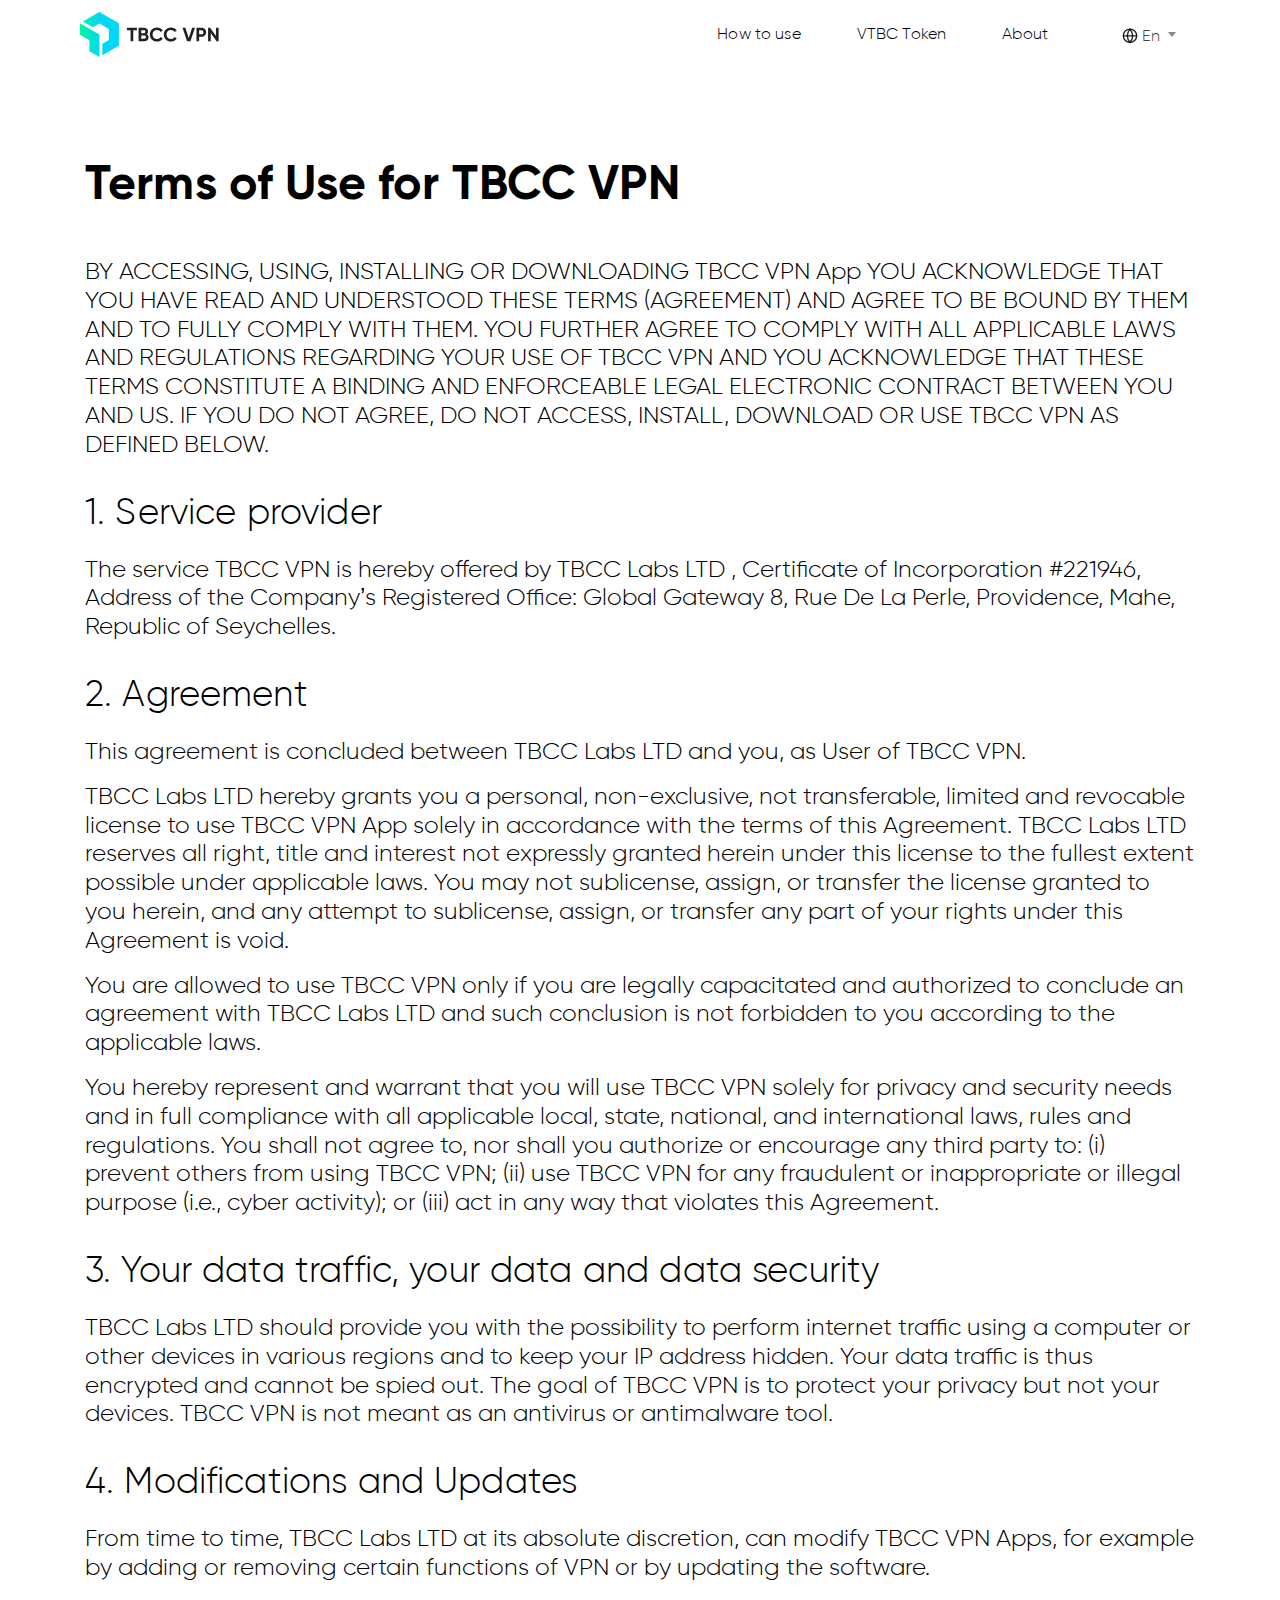
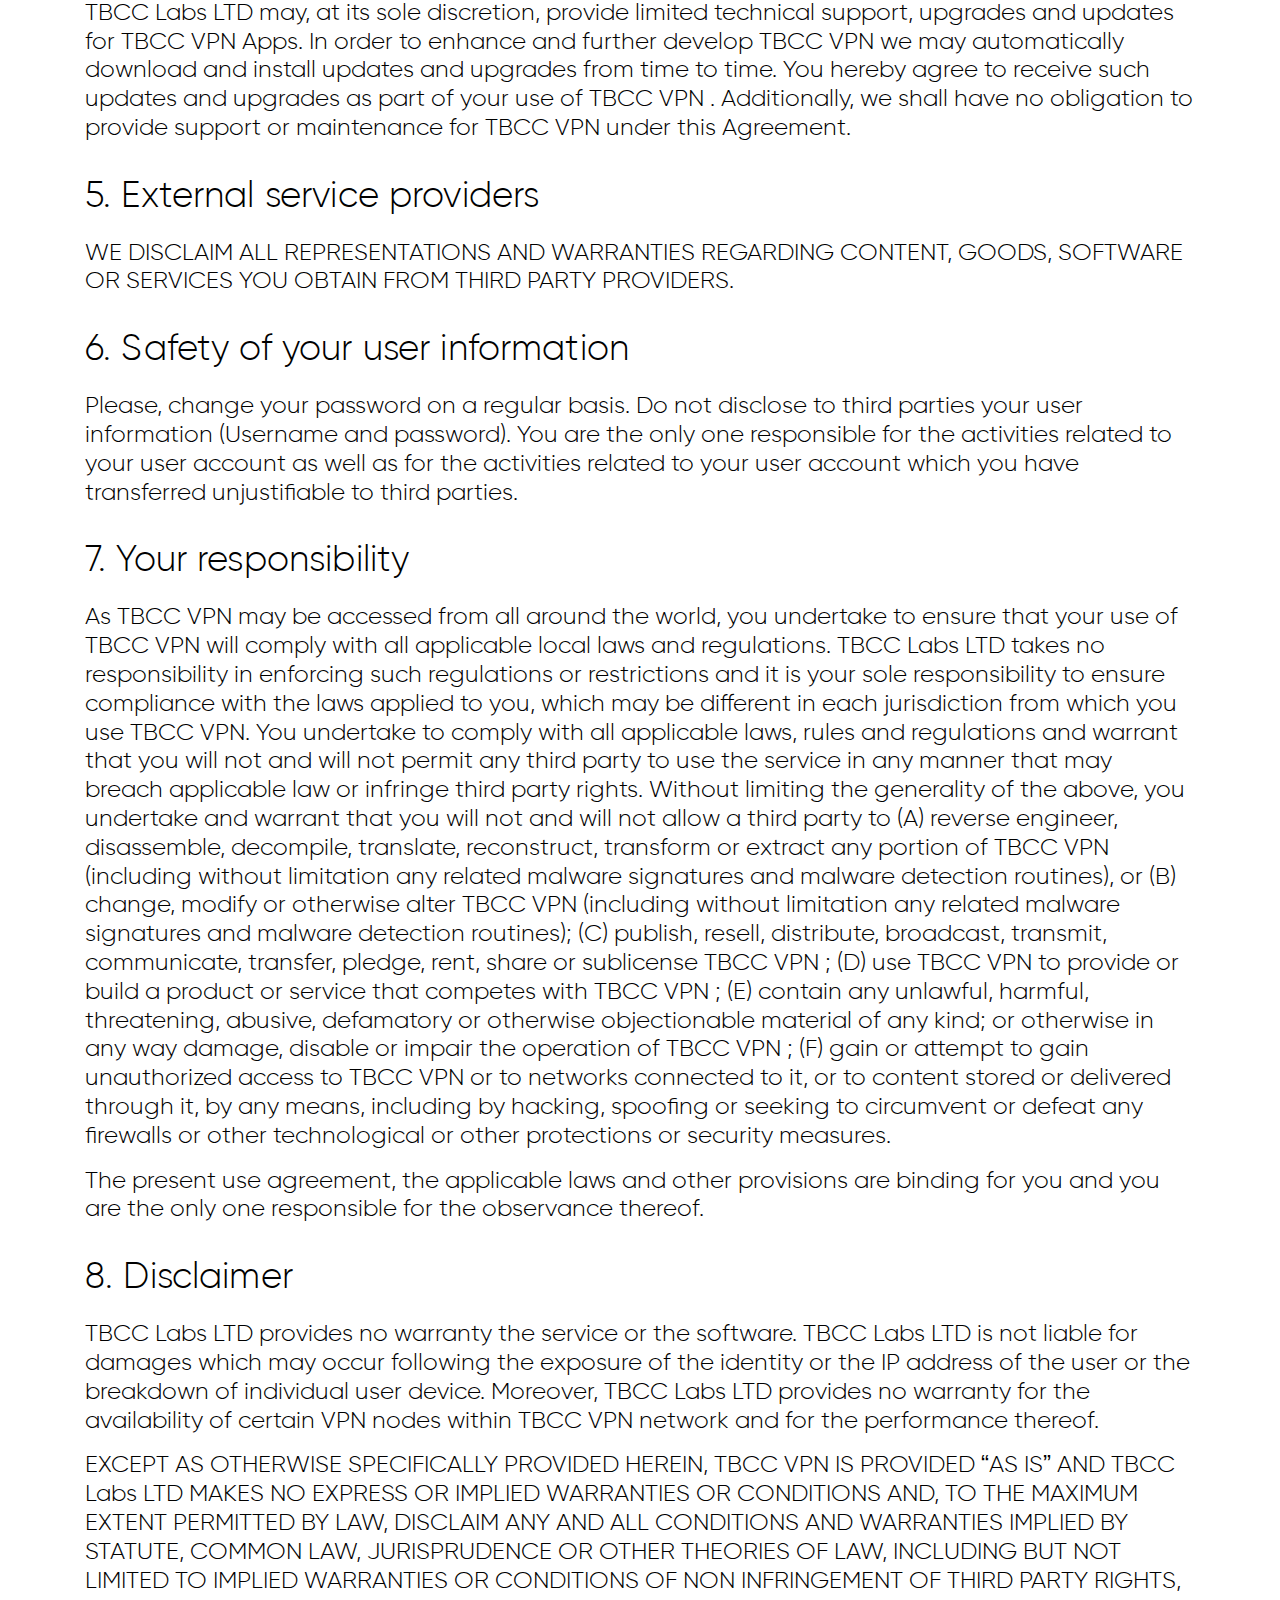
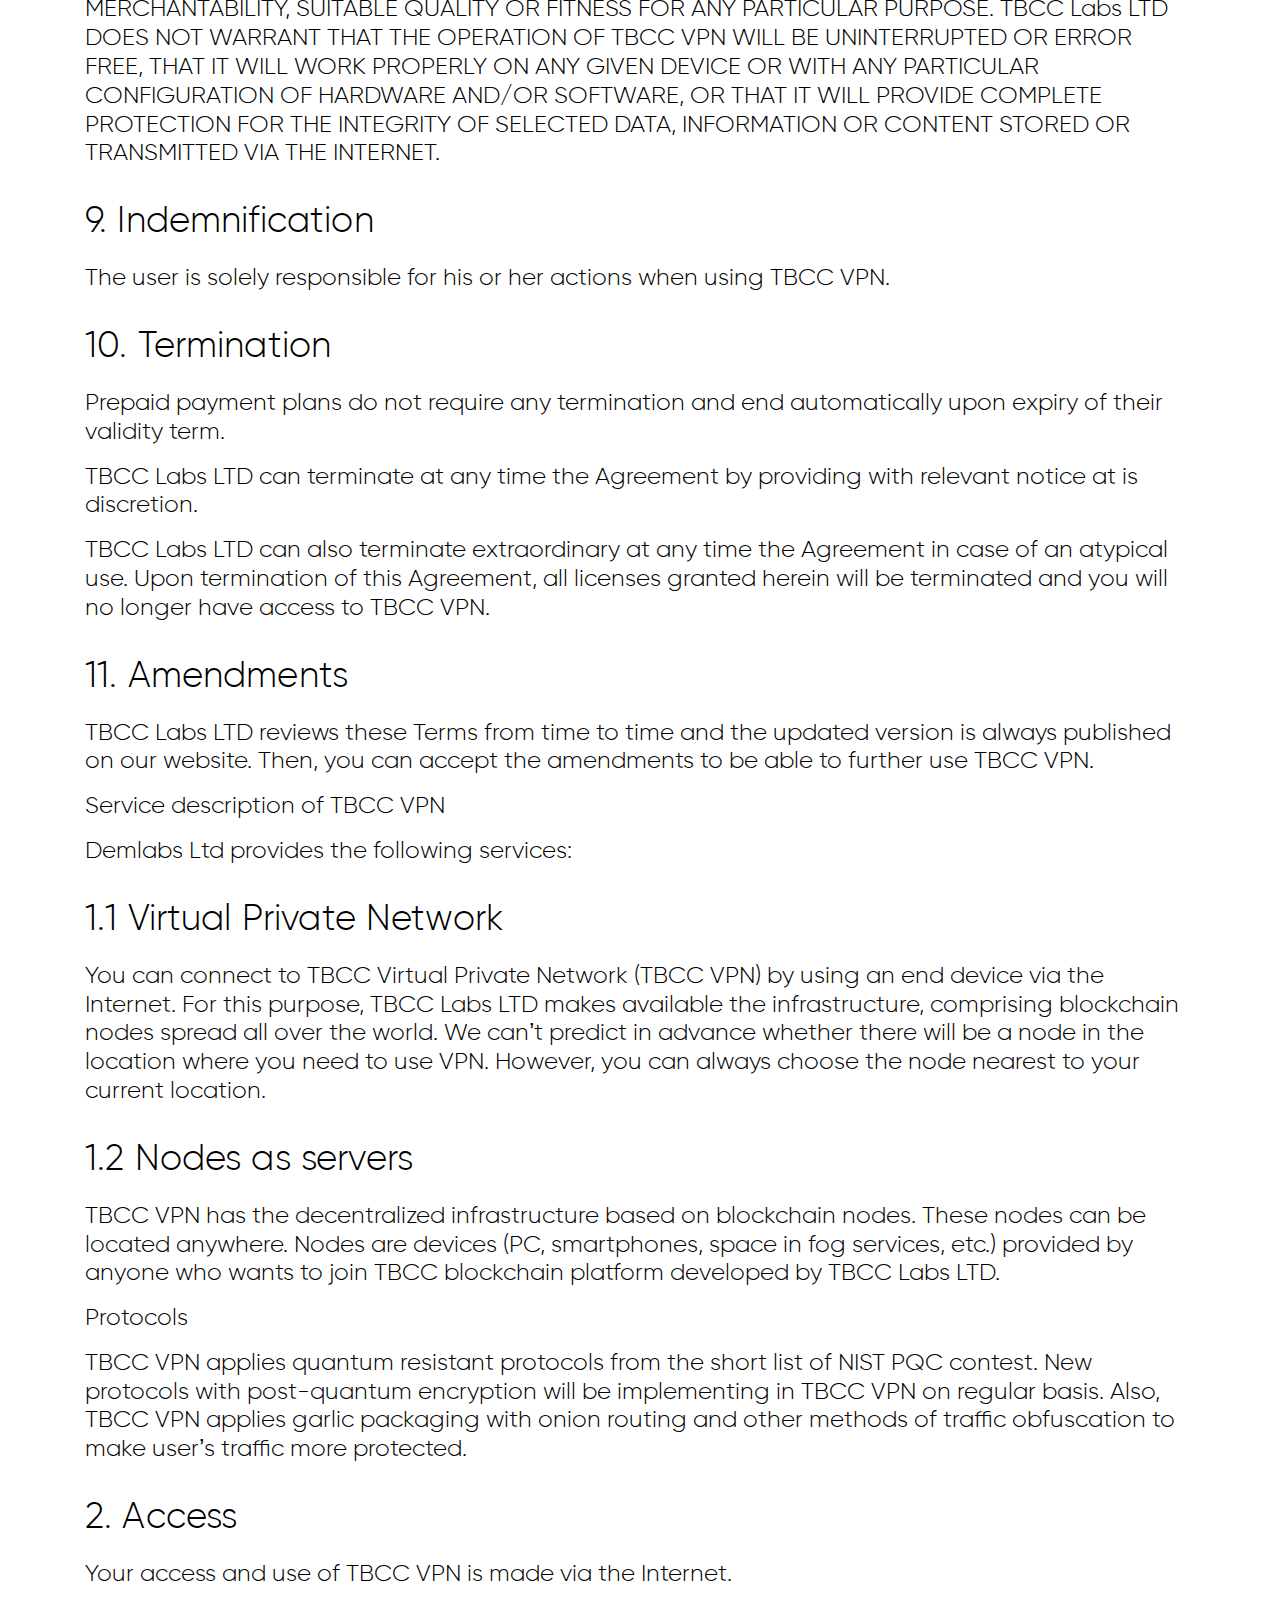
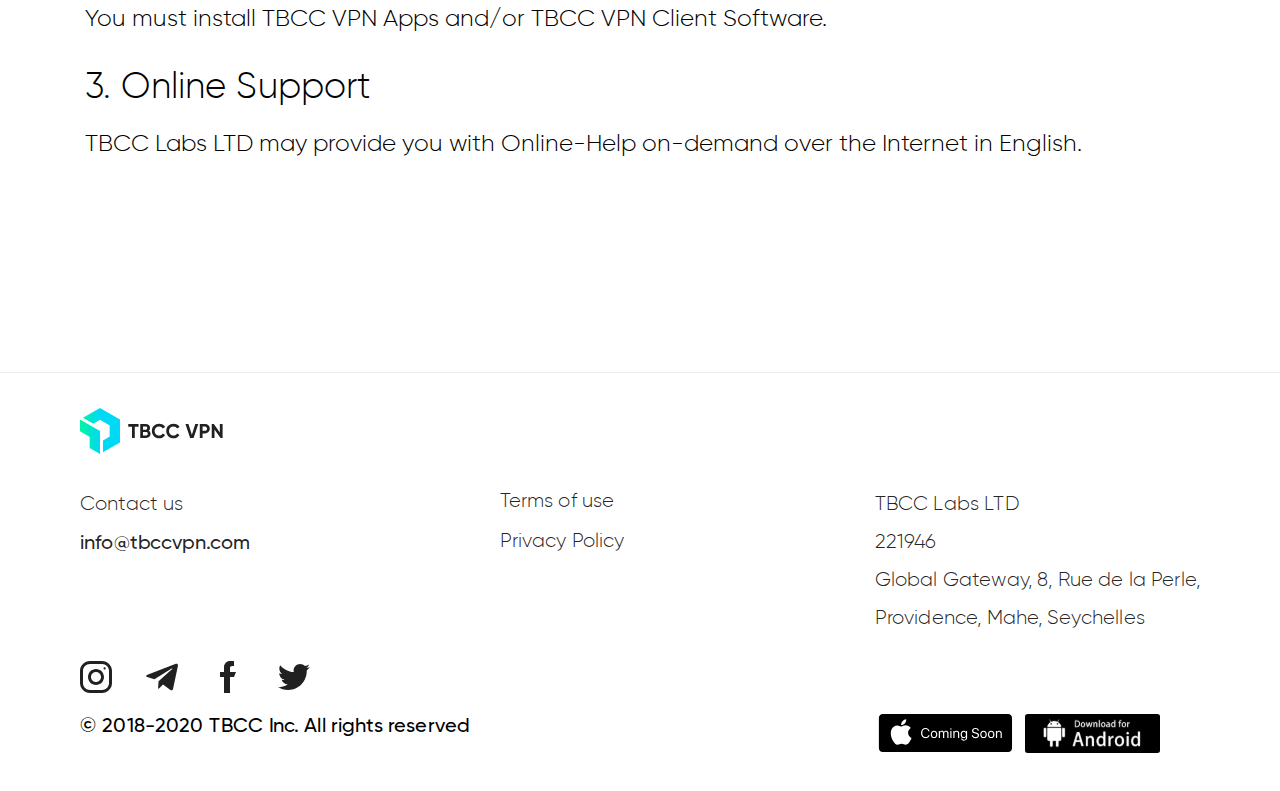
<file: terms.html>
<!DOCTYPE html>
<html lang="en">
  <head>
    <meta charset="utf-8">
    <meta name="viewport" content="width=device-width, initial-scale=1, user-scalable=no, shrink-to-fit=no">
<!--    <link rel="shortcut icon" type="image/x-icon" sizes="256x256" href="favicon.png"/>-->
    <link rel="stylesheet" href="css/bootstrap.min.css">
    <link rel="stylesheet" href="css/aos.css">
    <link rel="stylesheet" href="css/select2.min.css">
    <link rel="stylesheet" href="css/style.css">
    <title>Terms of Use for TBCC VPN</title>
  </head>
<body>
    <header class="container-fluid p-0">
    <nav class="navbar navbar-expand-lg navbar-light m-navbar">
        <a class="navbar-brand logo" href="index.html">
            <img src="img/logo.svg" alt="">
        </a>
        <div class="header-col">
            <button class="navbar-toggler" type="button" data-toggle="collapse" data-target="#navbarNavDropdown" aria-controls="navbarNavDropdown" aria-expanded="false" aria-label="Toggle navigation">
                <img src="img/open-menu.svg" alt="" width="30px" height="30px">
            </button>
            <div class="collapse navbar-collapse" id="navbarNavDropdown">
                <div class="menu-mobile-head">
                    <button class="navbar-toggler"
                            type="button" data-toggle="collapse"
                            data-target="#navbarNavDropdown"
                            aria-controls="navbarNavDropdown"
                            aria-expanded="false"
                            aria-label="Toggle navigation">
                        <img src="img/menu-close.svg" alt="" width="25px" height="25px">
                    </button>
                </div>
                <ul class="navbar-nav">
                    <li class="nav-item">
                        <a class="nav-link" href="how-to-use.html" id="menuItemOne">
                            How to use
                        </a>
                    </li>
                    <li class="nav-item">
                        <a class="nav-link" href="token.html" id="menuItemTwo">
                            VTBC Token
                        </a>
                    </li>
                    <li class="nav-item">
                        <a class="nav-link" href="about.html" id="menuItemThree">
                            About
                        </a>
                    </li>
                </ul>
                <select name="lang" class="lang-select-mobile lang">
                    <option value="EN">En</option>
                    <option value="RU">Ru</option>
                    <option value="CH">CH</option>
                </select>
            </div>
            <select name="lang" class="lang-select lang">
                <option value="EN">En</option>
                <option value="RU">Ru</option>
                <option value="CH">CH</option>
            </select>
        </div>
    </nav>
</header>

    <section class="police-page">
        <div class="container">
            <div class="caption">
                Terms of Use for TBCC VPN
            </div>
            <p>
                BY ACCESSING, USING, INSTALLING OR DOWNLOADING TBCC VPN App YOU ACKNOWLEDGE THAT YOU HAVE READ AND UNDERSTOOD THESE TERMS (AGREEMENT) AND AGREE TO BE BOUND BY THEM AND TO FULLY COMPLY WITH THEM. YOU FURTHER AGREE TO COMPLY WITH ALL APPLICABLE LAWS AND REGULATIONS REGARDING YOUR USE OF TBCC VPN AND YOU ACKNOWLEDGE THAT THESE TERMS CONSTITUTE A BINDING AND ENFORCEABLE LEGAL ELECTRONIC CONTRACT BETWEEN YOU AND US. IF YOU DO NOT AGREE, DO NOT ACCESS, INSTALL, DOWNLOAD OR USE TBCC VPN AS DEFINED BELOW.
            </p>
            <h4>1. Service provider</h4>
            <p>
                The service TBCC VPN is hereby offered by TBCC Labs LTD , Certificate of Incorporation #221946, Address of the Company’s Registered Office: Global Gateway 8, Rue De La Perle, Providence, Mahe, Republic of Seychelles.
            </p>
            <h4>2. Agreement</h4>
            <p>
                This agreement is concluded between TBCC Labs LTD and you, as User of TBCC VPN.
            </p>
            <p>
                TBCC Labs LTD hereby grants you a personal, non-exclusive, not transferable, limited and revocable license to use TBCC VPN App solely in accordance with the terms of this Agreement. TBCC Labs LTD reserves all right, title and interest not expressly granted herein under this license to the fullest extent possible under applicable laws. You may not sublicense, assign, or transfer the license granted to you herein, and any attempt to sublicense, assign, or transfer any part of your rights under this Agreement is void.
            </p>
            <p>
                You are allowed to use TBCC VPN only if you are legally capacitated and authorized to conclude an agreement with TBCC Labs LTD and such conclusion is not forbidden to you according to the applicable laws.
            </p>
            <p>
                You hereby represent and warrant that you will use TBCC VPN solely for privacy and security needs and in full compliance with all applicable local, state, national, and international laws, rules and regulations. You shall not agree to, nor shall you authorize or encourage any third party to: (i) prevent others from using TBCC VPN; (ii) use TBCC VPN for any fraudulent or inappropriate or illegal purpose (i.e., cyber activity); or (iii) act in any way that violates this Agreement.
            </p>
            <h4>3. Your data traffic, your data and data security</h4>
            <p>
                TBCC Labs LTD should provide you with the possibility to perform internet traffic using a computer or other devices in various regions and to keep your IP address hidden. Your data traffic is thus encrypted and cannot be spied out. The goal of TBCC VPN is to protect your privacy but not your devices. TBCC VPN is not meant as an antivirus or antimalware tool.
            </p>
            <h4>
                4. Modifications and Updates
            </h4>
            <p>
                From time to time, TBCC Labs LTD at its absolute discretion, can modify TBCC VPN Apps, for example by adding or removing certain functions of VPN or by updating the software.
            </p>
            <p>
                TBCC Labs LTD may, at its sole discretion, provide limited technical support, upgrades and updates for TBCC VPN Apps. In order to enhance and further develop TBCC VPN we may automatically download and install updates and upgrades from time to time. You hereby agree to receive such updates and upgrades as part of your use of TBCC VPN . Additionally, we shall have no obligation to provide support or maintenance for TBCC VPN under this Agreement.
            </p>
            <h4>5. External service providers</h4>
            <p>
                WE DISCLAIM ALL REPRESENTATIONS AND WARRANTIES REGARDING CONTENT, GOODS, SOFTWARE OR SERVICES YOU OBTAIN FROM THIRD PARTY PROVIDERS.
            </p>
            <h4>
                6. Safety of your user information
            </h4>
            <p>
                Please, change your password on a regular basis. Do not disclose to third parties your user information (Username and password). You are the only one responsible for the activities related to your user account as well as for the activities related to your user account which you have transferred unjustifiable to third parties.
            </p>
            <h4>
                7. Your responsibility
            </h4>
            <p>
                As TBCC VPN may be accessed from all around the world, you undertake to ensure that your use of TBCC VPN will comply with all applicable local laws and regulations. TBCC Labs LTD takes no responsibility in enforcing such regulations or restrictions and it is your sole responsibility to ensure compliance with the laws applied to you, which may be different in each jurisdiction from which you use TBCC VPN. You undertake to comply with all applicable laws, rules and regulations and warrant that you will not and will not permit any third party to use the service in any manner that may breach applicable law or infringe third party rights. Without limiting the generality of the above, you undertake and warrant that you will not and will not allow a third party to (A) reverse engineer, disassemble, decompile, translate, reconstruct, transform or extract any portion of TBCC VPN (including without limitation any related malware signatures and malware detection routines), or (B) change, modify or otherwise alter TBCC VPN (including without limitation any related malware signatures and malware detection routines); (C) publish, resell, distribute, broadcast, transmit, communicate, transfer, pledge, rent, share or sublicense TBCC VPN ; (D) use TBCC VPN to provide or build a product or service that competes with TBCC VPN ; (E) contain any unlawful, harmful, threatening, abusive, defamatory or otherwise objectionable material of any kind; or otherwise in any way damage, disable or impair the operation of TBCC VPN ; (F) gain or attempt to gain unauthorized access to TBCC VPN or to networks connected to it, or to content stored or delivered through it, by any means, including by hacking, spoofing or seeking to circumvent or defeat any firewalls or other technological or other protections or security measures.
            </p>
            <p>
                The present use agreement, the applicable laws and other provisions are binding for you and you are the only one responsible for the observance thereof.
            </p>
            <h4>
                8. Disclaimer
            </h4>
            <p>
                TBCC Labs LTD provides no warranty the service or the software. TBCC Labs LTD is not liable for damages which may occur following the exposure of the identity or the IP address of the user or the breakdown of individual user device. Moreover, TBCC Labs LTD provides no warranty for the availability of certain VPN nodes within TBCC VPN network and for the performance thereof.
            </p>
            <p>
                EXCEPT AS OTHERWISE SPECIFICALLY PROVIDED HEREIN, TBCC VPN IS PROVIDED “AS IS” AND TBCC Labs LTD MAKES NO EXPRESS OR IMPLIED WARRANTIES OR CONDITIONS AND, TO THE MAXIMUM EXTENT PERMITTED BY LAW, DISCLAIM ANY AND ALL CONDITIONS AND WARRANTIES IMPLIED BY STATUTE, COMMON LAW, JURISPRUDENCE OR OTHER THEORIES OF LAW, INCLUDING BUT NOT LIMITED TO IMPLIED WARRANTIES OR CONDITIONS OF NON INFRINGEMENT OF THIRD PARTY RIGHTS, MERCHANTABILITY, SUITABLE QUALITY OR FITNESS FOR ANY PARTICULAR PURPOSE. TBCC Labs LTD DOES NOT WARRANT THAT THE OPERATION OF TBCC VPN WILL BE UNINTERRUPTED OR ERROR FREE, THAT IT WILL WORK PROPERLY ON ANY GIVEN DEVICE OR WITH ANY PARTICULAR CONFIGURATION OF HARDWARE AND/OR SOFTWARE, OR THAT IT WILL PROVIDE COMPLETE PROTECTION FOR THE INTEGRITY OF SELECTED DATA, INFORMATION OR CONTENT STORED OR TRANSMITTED VIA THE INTERNET.
            </p>
            <h4>
                9. Indemnification
            </h4>
            <p>
                The user is solely responsible for his or her actions when using TBCC VPN.
            </p>
            <h4>
                10. Termination
            </h4>
            <p>
                Prepaid payment plans do not require any termination and end automatically upon expiry of their validity term.
            </p>
            <p>
                TBCC Labs LTD can terminate at any time the Agreement by providing with relevant notice at is discretion.
            </p>
            <p>
                TBCC Labs LTD can also terminate extraordinary at any time the Agreement in case of an atypical use. Upon termination of this Agreement, all licenses granted herein will be terminated and you will no longer have access to TBCC VPN.
            </p>
            <h4>
                11. Amendments
            </h4>
            <p>
                TBCC Labs LTD reviews these Terms from time to time and the updated version is always published on our website. Then, you can accept the amendments to be able to further use TBCC VPN.
            </p>
            <p>
                Service description of TBCC VPN
            </p>
            <p>
                Demlabs Ltd provides the following services:
            </p>
            <h4>
                1.1 Virtual Private Network
            </h4>
            <p>
                You can connect to TBCC Virtual Private Network (TBCC VPN) by using an end device via the Internet. For this purpose, TBCC Labs LTD makes available the infrastructure, comprising blockchain nodes spread all over the world. We can’t predict in advance whether there will be a node in the location where you need to use VPN. However, you can always choose the node nearest to your current location.
            </p>
            <h4>
                1.2 Nodes as servers
            </h4>
            <p>
                TBCC VPN has the decentralized infrastructure based on blockchain nodes. These nodes can be located anywhere. Nodes are devices (PC, smartphones, space in fog services, etc.) provided by anyone who wants to join TBCC blockchain platform developed by TBCC Labs LTD.
            </p>
            <p>
                Protocols
            </p>
            <p>
                TBCC VPN applies quantum resistant protocols from the short list of NIST PQC contest. New protocols with post-quantum encryption will be implementing in TBCC VPN on regular basis. Also, TBCC VPN applies garlic packaging with onion routing and other methods of traffic obfuscation to make user’s traffic more protected.
            </p>
            <h4>
                2. Access
            </h4>
            <p>
                Your access and use of TBCC VPN is made via the Internet.
            </p>
            <p>
                You must install TBCC VPN Apps and/or TBCC VPN Client Software.
            </p>
            <h4>3. Online Support</h4>
            <p>
                TBCC Labs LTD may provide you with Online-Help on-demand over the Internet in English.
            </p>
        </div>
    </section>

    <footer class="container-fluid">
        <div class="content">
            <a class="navbar-brand logo" href="index.html">
                <img src="img/logo.svg" alt="">
            </a>
        </div>
        <div class="content">
            <div class="footer-contacts">
                <span id="footerItemOne">Contact Us</span>
                <a href="mailto:info@tbccvpn.com">info@tbccvpn.com</a>
            </div>
            <div class="footer-nav">
                <!--                <a href="return-police.html">Return policy</a>-->
                <a href="terms.html" id="footerItemFour">Terms of use</a>
                <a href="privace-police.html" id="footerItemFive">Privacy Policy</a>
                <!--                <a href="complete.html">Complete description of services offered</a>-->
            </div>
            <div class="footer-contacts">
                <span>TBCC Labs LTD</span>
                <span>221946</span>
                <span>Global Gateway, 8, Rue de la Perle,</span>
                <span>Providence, Mahe, Seychelles</span>
            </div>
        </div>
        <div class="content">
            <div class="soc-box">
                <a href="https://www.instagram.com/tbcc_labs/" target="_blank">
                    <svg width="32" height="32" viewBox="0 0 32 32" fill="none" xmlns="http://www.w3.org/2000/svg">
                        <path d="M22 0H10C4.478 0 0 4.478 0 10V22C0 27.522 4.478 32 10 32H22C27.522 32 32 27.522 32 22V10C32 4.478 27.522 0 22 0ZM29 22C29 25.86 25.86 29 22 29H10C6.14 29 3 25.86 3 22V10C3 6.14 6.14 3 10 3H22C25.86 3 29 6.14 29 10V22Z" fill="black" fill-opacity="0.87"/>
                        <path d="M16 8C11.582 8 8 11.582 8 16C8 20.418 11.582 24 16 24C20.418 24 24 20.418 24 16C24 11.582 20.418 8 16 8ZM16 21C13.244 21 11 18.756 11 16C11 13.242 13.244 11 16 11C18.756 11 21 13.242 21 16C21 18.756 18.756 21 16 21Z" fill="black" fill-opacity="0.87"/>
                        <path d="M24.6 8.46598C25.1887 8.46598 25.666 7.98871 25.666 7.39998C25.666 6.81125 25.1887 6.33398 24.6 6.33398C24.0113 6.33398 23.534 6.81125 23.534 7.39998C23.534 7.98871 24.0113 8.46598 24.6 8.46598Z" fill="black" fill-opacity="0.87"/>
                    </svg>
                </a>
                <a href="https://t.me/joinchat/AAAAAFKdWltCBS0pf0ETiQ" target="_blank">
                    <svg width="32" height="32" viewBox="0 0 32 32" fill="none" xmlns="http://www.w3.org/2000/svg">
                        <g clip-path="url(#clip0)">
                            <path d="M12.5561 20.2412L12.0268 27.6866C12.7841 27.6866 13.1121 27.3612 13.5054 26.9706L17.0561 23.5772L24.4134 28.9652C25.7628 29.7172 26.7134 29.3212 27.0774 27.7239L31.9068 5.09456L31.9081 5.09322C32.3361 3.09856 31.1868 2.31856 29.8721 2.80789L1.48542 13.6759C-0.451915 14.4279 -0.422582 15.5079 1.15608 15.9972L8.41342 18.2546L25.2708 7.70656C26.0641 7.18122 26.7854 7.47189 26.1921 7.99722L12.5561 20.2412Z" fill="black" fill-opacity="0.87"/>
                        </g>
                        <defs>
                            <clipPath id="clip0">
                                <rect width="32" height="32" fill="white"/>
                            </clipPath>
                        </defs>
                    </svg>
                </a>
                <a href="https://www.facebook.com/TBCC-Labs-112734580490523/" target="_blank">
                    <svg width="32" height="32" viewBox="0 0 32 32" fill="none" xmlns="http://www.w3.org/2000/svg">
                        <path d="M18 11V7C18 5.896 18.896 5 20 5H22V0H18C14.686 0 12 2.686 12 6V11H8V16H12V32H18V16H22L24 11H18Z" fill="black" fill-opacity="0.87"/>
                    </svg>
                </a>
                <a href="https://twitter.com/LabsTbcc" target="_blank">
                    <svg width="32" height="32" viewBox="0 0 32 32" fill="none" xmlns="http://www.w3.org/2000/svg">
                        <g clip-path="url(#clip0)">
                            <path d="M32 6.078C30.81 6.6 29.542 6.946 28.22 7.114C29.58 6.302 30.618 5.026 31.106 3.488C29.838 4.244 28.438 4.778 26.946 5.076C25.742 3.794 24.026 3 22.154 3C18.522 3 15.598 5.948 15.598 9.562C15.598 10.082 15.642 10.582 15.75 11.058C10.296 10.792 5.47 8.178 2.228 4.196C1.662 5.178 1.33 6.302 1.33 7.512C1.33 9.784 2.5 11.798 4.244 12.964C3.19 12.944 2.156 12.638 1.28 12.156C1.28 12.176 1.28 12.202 1.28 12.228C1.28 15.416 3.554 18.064 6.536 18.674C6.002 18.82 5.42 18.89 4.816 18.89C4.396 18.89 3.972 18.866 3.574 18.778C4.424 21.376 6.836 23.286 9.704 23.348C7.472 25.094 4.638 26.146 1.57 26.146C1.032 26.146 0.516 26.122 0 26.056C2.906 27.93 6.35 29 10.064 29C22.136 29 28.736 19 28.736 10.332C28.736 10.042 28.726 9.762 28.712 9.484C30.014 8.56 31.108 7.406 32 6.078Z" fill="black" fill-opacity="0.87"/>
                        </g>
                        <defs>
                            <clipPath id="clip0">
                                <rect width="32" height="32" fill="white"/>
                            </clipPath>
                        </defs>
                    </svg>
                </a>
            </div>
        </div>
        <div class="content">
            <div class="corp">
                © 2018-2020 TBCC Inc. All rights reserved
            </div>
            <div class="link-box">
                <a href="#">
                    <img src="img/apple.svg" alt="">
                </a>
                <a href="http://101.200.191.88/vpn/TBCCVPN-armv7-latest/">
                    <img src="img/android.svg" alt="">
                </a>
            </div>
        </div>
    </footer>

    <!-- Yandex.Metrika counter -->
    <script type="text/javascript" >
        (function(m,e,t,r,i,k,a){m[i]=m[i]||function(){(m[i].a=m[i].a||[]).push(arguments)};
            m[i].l=1*new Date();k=e.createElement(t),a=e.getElementsByTagName(t)[0],k.async=1,k.src=r,a.parentNode.insertBefore(k,a)})
        (window, document, "script", "https://mc.yandex.ru/metrika/tag.js", "ym");

        ym(65111869, "init", {
            clickmap:true,
            trackLinks:true,
            accurateTrackBounce:true
        });
    </script>
    <noscript><div><img src="https://mc.yandex.ru/watch/65111869" style="position:absolute; left:-9999px;" alt="" /></div></noscript>
    <!-- /Yandex.Metrika counter -->
    <script src="js/jquery.min.js"></script>
    <script src="js/aos.js"></script>
    <script src="js/select2.min.js"></script>
    <script src="js/bootstrap.min.js"></script>
    <script src="js/scripts.js"></script>
  </body>
</html>
</file>
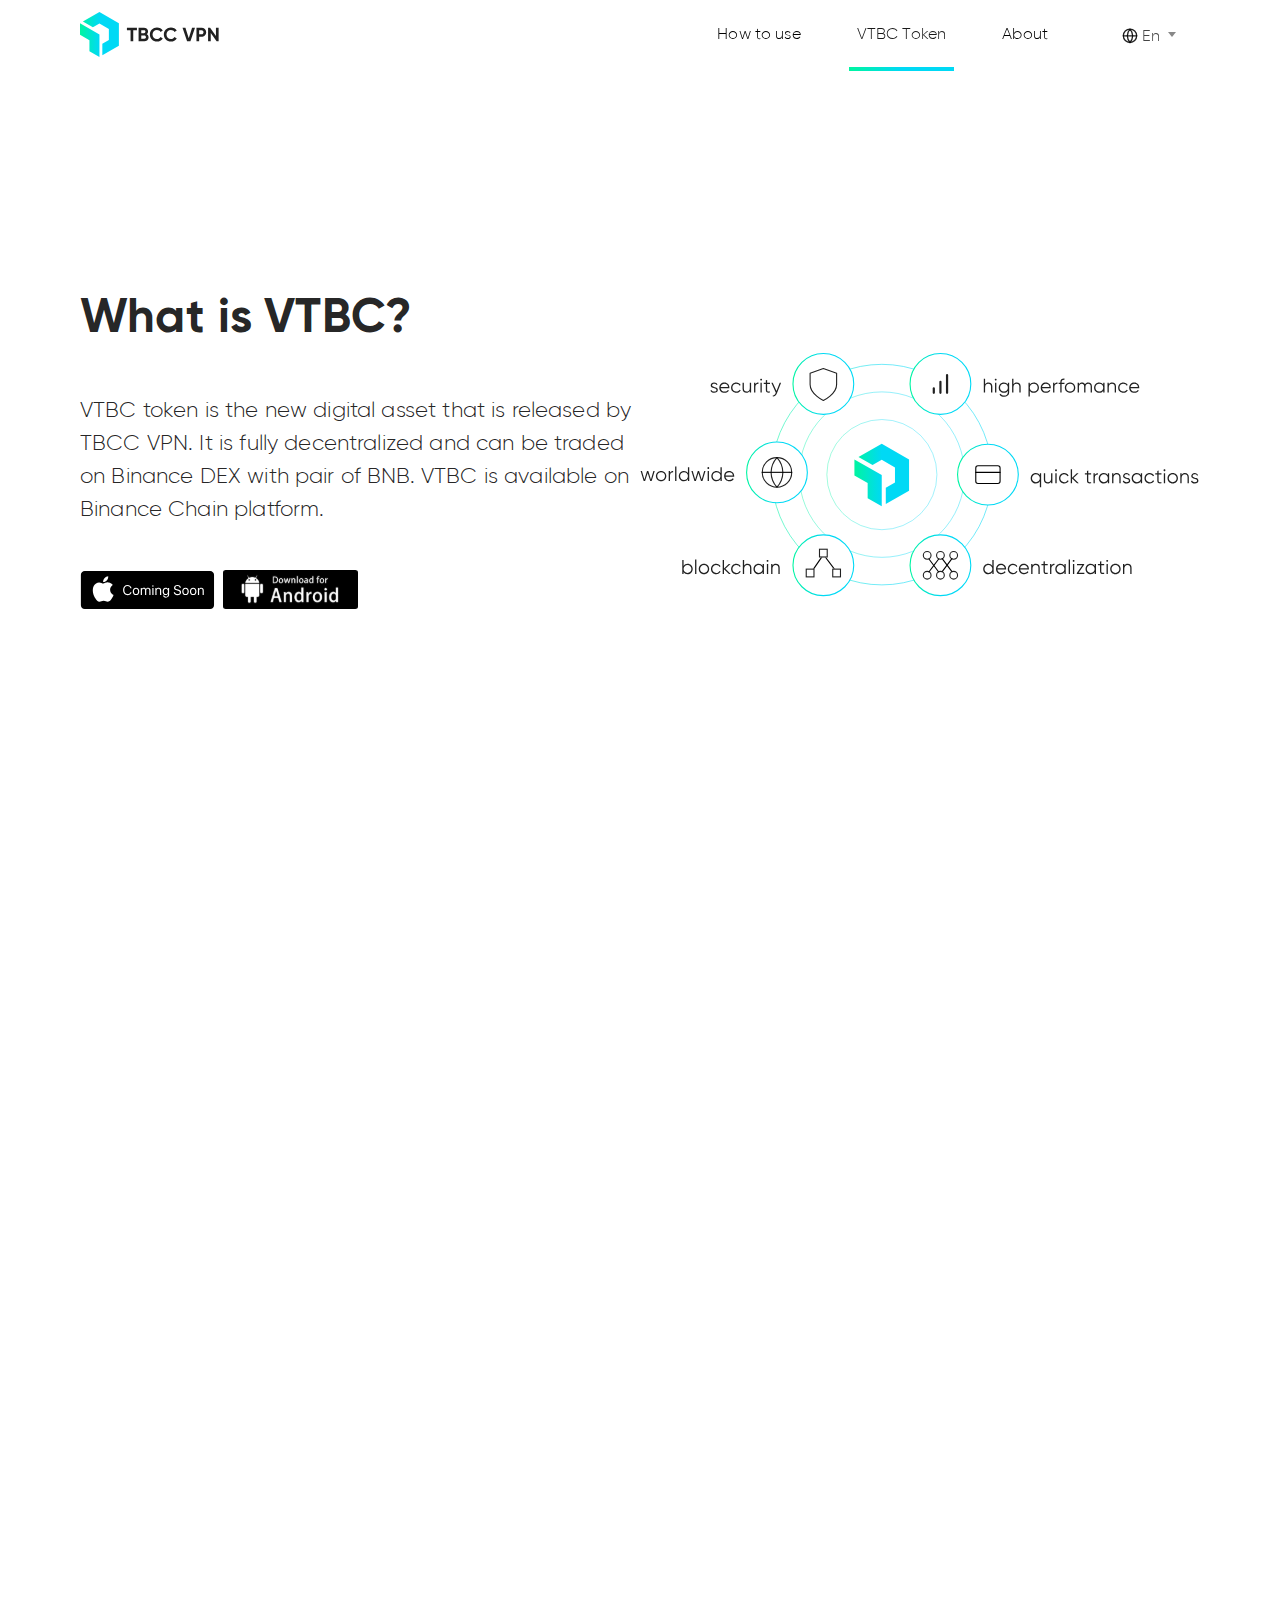
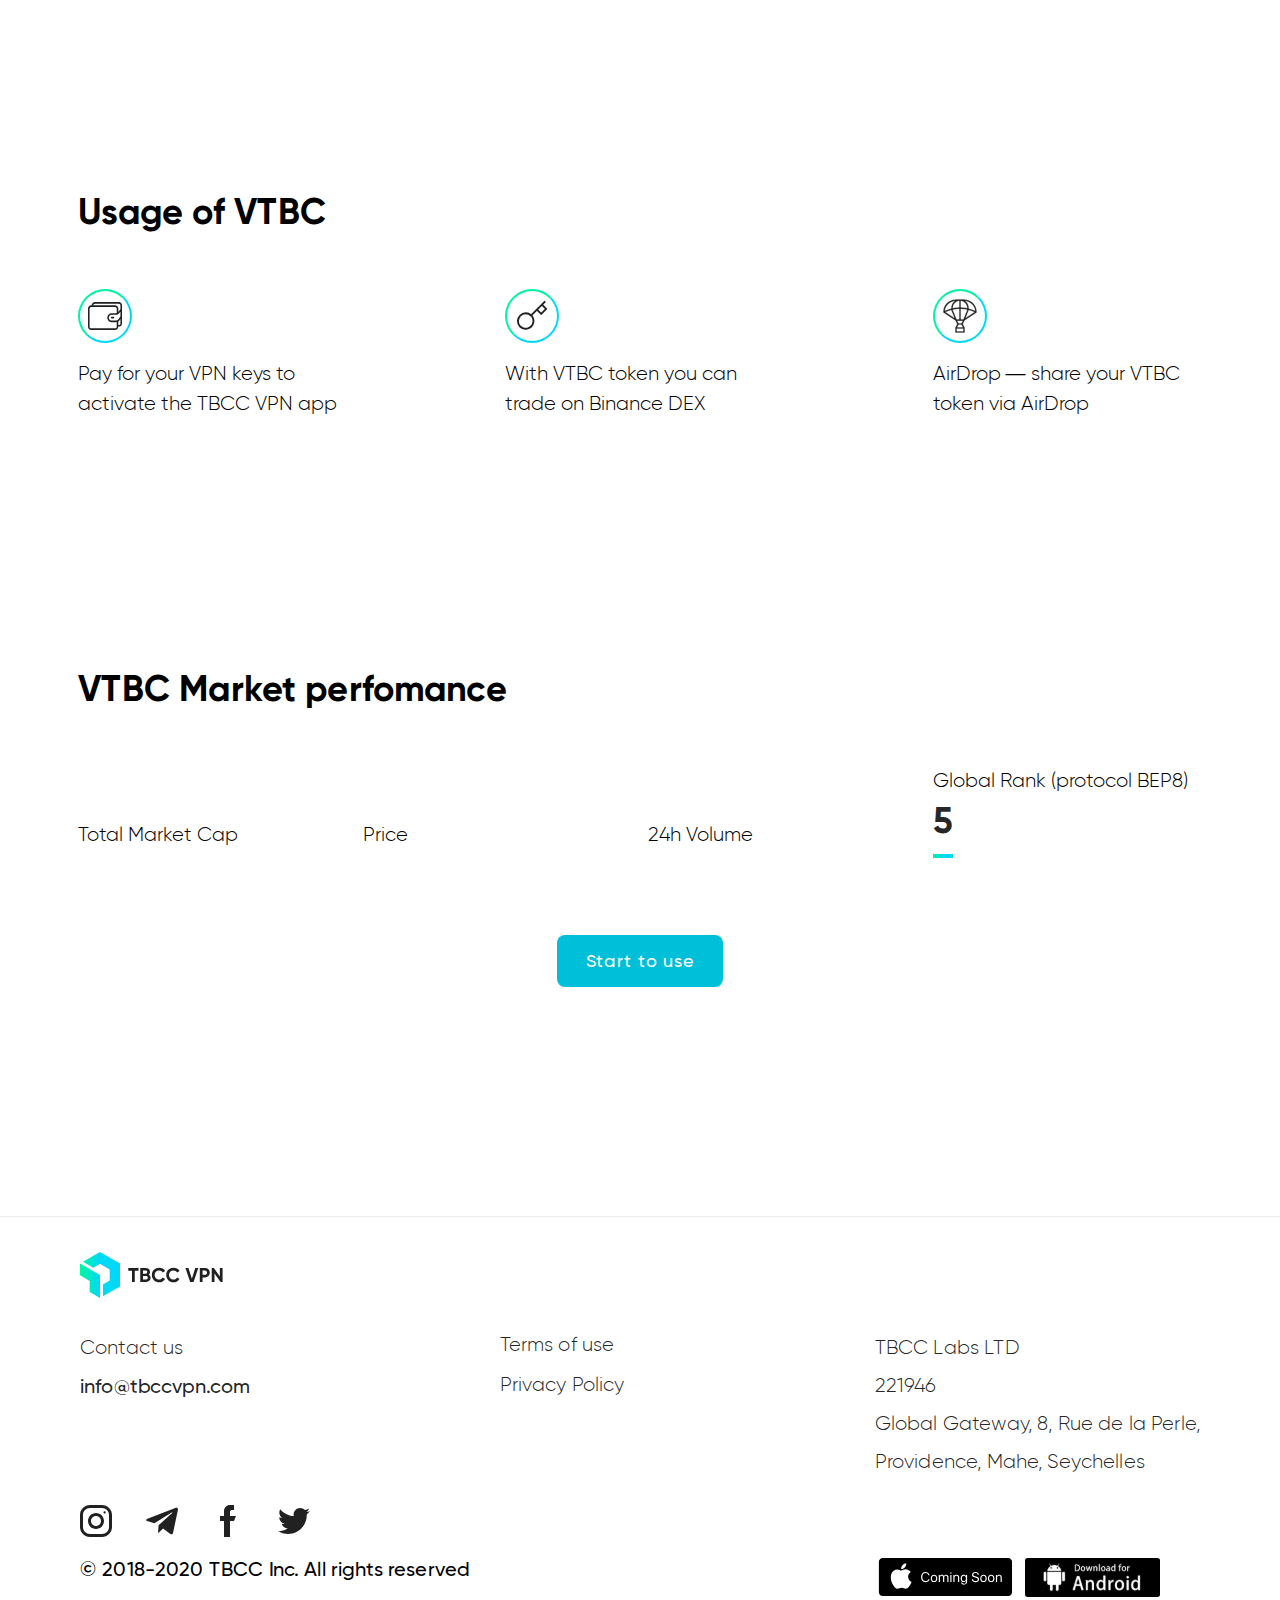
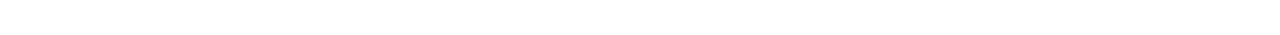
<file: token.html>
<!DOCTYPE html>
<html lang="en">
  <head>
    <meta charset="utf-8">
    <meta name="viewport" content="width=device-width, initial-scale=1, user-scalable=no, shrink-to-fit=no">
<!--    <link rel="shortcut icon" type="image/x-icon" sizes="256x256" href="favicon.png"/>-->
    <link rel="stylesheet" href="css/bootstrap.min.css">
    <link rel="stylesheet" href="css/aos.css">
    <link rel="stylesheet" href="css/select2.min.css">
    <link rel="stylesheet" href="css/style.css">
    <title>Token</title>
  </head>
<body>
    <header class="container-fluid p-0">
        <nav class="navbar navbar-expand-lg navbar-light m-navbar">
            <a class="navbar-brand logo" href="index.html">
                <img src="img/logo.svg" alt="">
            </a>
            <div class="header-col">
                <button class="navbar-toggler" type="button" data-toggle="collapse" data-target="#navbarNavDropdown" aria-controls="navbarNavDropdown" aria-expanded="false" aria-label="Toggle navigation">
                    <img src="img/open-menu.svg" alt="" width="30px" height="30px">
                </button>
                <div class="collapse navbar-collapse" id="navbarNavDropdown">
                    <div class="menu-mobile-head">
                        <button class="navbar-toggler"
                                type="button" data-toggle="collapse"
                                data-target="#navbarNavDropdown"
                                aria-controls="navbarNavDropdown"
                                aria-expanded="false"
                                aria-label="Toggle navigation">
                            <img src="img/menu-close.svg" alt="" width="25px" height="25px">
                        </button>
                    </div>
                    <ul class="navbar-nav">
                        <li class="nav-item">
                            <a class="nav-link" href="how-to-use.html" id="menuItemOne">
                                How to use
                            </a>
                        </li>
                        <li class="nav-item active">
                            <a class="nav-link" href="token.html" id="menuItemTwo">
                                VTBC Token
                            </a>
                        </li>
                        <li class="nav-item">
                            <a class="nav-link" href="about.html" id="menuItemThree">
                                About
                            </a>
                        </li>
                    </ul>
                    <select name="lang" class="lang-select-mobile lang">
                        <option value="EN">En</option>
                        <option value="RU">Ru</option>
                        <option value="CH">CH</option>
                    </select>
                </div>
                <select name="lang" class="lang-select lang">
                    <option value="EN">En</option>
                    <option value="RU">Ru</option>
                    <option value="CH">CH</option>
                </select>
            </div>
        </nav>
    </header>

    <div class="container-fluid">
        <section class="main-page">
            <div class="text-block w-50">
                <h1 data-aos="fade-up" id="tokenH1">
                    What is VTBC?
                </h1>
                <h2 data-aos="fade-up" data-aos-delay="300" id="tokenH2">
                    VTBC token is the new digital asset that is released by TBCC VPN. It is fully decentralized and can be traded on Binance DEX in pair with BNB. VTBC is available on Binance Chain platform.
                </h2>
                <div class="link-box">
                    <a href="#" data-aos="fade-up" data-aos-delay="600">
                        <img src="img/apple.svg" alt="">
                    </a>
                    <a href="http://101.200.191.88/vpn/TBCCVPN-armv7-latest/" data-aos="fade-up" data-aos-delay="800">
                        <img src="img/android.svg" alt="">
                    </a>
                </div>
            </div>
            <div class="img-block w-50" data-aos="fade-left" data-aos-delay="900">
                <img src="img/diagram.svg" alt="">
            </div>
        </section>
    </div>

    <section class="two-block">
        <div class="column" data-aos="fade-up">
            <div class="text">
                <h2 id="tokenCaptionOne">VTBC — new token on blockchain.</h2>
                <p class="gal" id="tokenUlBlockOne">
                    Afordable price
                </p>
                <p class="gal" id="tokenUlBlockTwo">Fixed quantity with 1.000.000 token</p>
                 <p class="gal" id="tokenUlBlockThree">
                     Works seamlessly with new BEP8 protocol
                 </p>
                <p class="gal" id="tokenUlBlockFour">
                    Available for buying on Binance DEX or via TBCC Wallet
                </p>
                <a href="#" class="m-btn">Start to use</a>
            </div>
        </div>
        <div class="column" data-aos="fade-left">
            <div class="img">
                <img src="img/tail4.png" alt="">
            </div>
        </div>
    </section>

    <section class="container-fluid">
        <div class="values">
            <h3 class="mb-5" id="tokenCaptionTwo">Usage of VTBC</h3>
            <div class="values-box">
                <div class="values-item">
                    <div class="heart-img">
                        <img src="img/del.svg" alt="">
                    </div>
                    <p id="tokenPItemOne">
                        Pay for your VPN keys to activate the TBCC VPN app
                    </p>
                </div>
                <div class="values-item">
                    <div class="heart-img">
                        <img src="img/col.svg" alt="">
                    </div>
                    <p id="tokenPItemTwo">
                        With VTBC token you can trade on Binance DEX
                    </p>
                </div>
                <div class="values-item">
                    <div class="heart-img">
                        <img src="img/computer.svg" alt="">
                    </div>
                    <p id="tokenPItemThree">
                        AirDrop — share your VTBC token via AirDrop
                    </p>
                </div>
            </div>
        </div>
        <div class="values">
            <h3 class="mb-5" id="tokenCaptionThree">VTBC Market perfomance</h3>
            <div class="values-box">
                <div class="values-item item-4">
                    <p id="totalMarketCap">
                        Total Market Cap
                    </p>
                    <span id="total-market-cap"></span>
                </div>
                <div class="values-item item-4">
                    <p id="priceText">
                        Price
                    </p>
                    <span id="price"></span>
                </div>
                <div class="values-item item-4">
                    <p id="volumeText">
                        24h Volume
                    </p>
                    <span id="volume"></span>
                </div>
                <div class="values-item item-4">
                    <p class="nowrap" id="globalRankText">
                        Global Rank (protocol BEP8)
                    </p>
                    <span id="global-rank">5</span>
                </div>
            </div>
            <a href="#" class="m-btn" id="buttonText">Start to use</a>
        </div>
    </section>

    <footer class="container-fluid">
        <div class="content">
            <a class="navbar-brand logo" href="index.html">
                <img src="img/logo.svg" alt="">
            </a>
        </div>
        <div class="content">
            <div class="footer-contacts">
                <span id="footerItemOne">Contact Us</span>
                <a href="mailto:info@tbccvpn.com">info@tbccvpn.com</a>
            </div>
            <div class="footer-nav">
                <!--                <a href="return-police.html">Return policy</a>-->
                <a href="terms.html" id="footerItemFour">Terms of use</a>
                <a href="privace-police.html" id="footerItemFive">Privacy Policy</a>
                <!--                <a href="complete.html">Complete description of services offered</a>-->
            </div>
            <div class="footer-contacts">
                <span>TBCC Labs LTD</span>
                <span>221946</span>
                <span>Global Gateway, 8, Rue de la Perle,</span>
                <span>Providence, Mahe, Seychelles</span>
            </div>
        </div>
        <div class="content">
            <div class="soc-box">
                <a href="https://www.instagram.com/tbcc_labs/" target="_blank">
                    <svg width="32" height="32" viewBox="0 0 32 32" fill="none" xmlns="http://www.w3.org/2000/svg">
                        <path d="M22 0H10C4.478 0 0 4.478 0 10V22C0 27.522 4.478 32 10 32H22C27.522 32 32 27.522 32 22V10C32 4.478 27.522 0 22 0ZM29 22C29 25.86 25.86 29 22 29H10C6.14 29 3 25.86 3 22V10C3 6.14 6.14 3 10 3H22C25.86 3 29 6.14 29 10V22Z" fill="black" fill-opacity="0.87"/>
                        <path d="M16 8C11.582 8 8 11.582 8 16C8 20.418 11.582 24 16 24C20.418 24 24 20.418 24 16C24 11.582 20.418 8 16 8ZM16 21C13.244 21 11 18.756 11 16C11 13.242 13.244 11 16 11C18.756 11 21 13.242 21 16C21 18.756 18.756 21 16 21Z" fill="black" fill-opacity="0.87"/>
                        <path d="M24.6 8.46598C25.1887 8.46598 25.666 7.98871 25.666 7.39998C25.666 6.81125 25.1887 6.33398 24.6 6.33398C24.0113 6.33398 23.534 6.81125 23.534 7.39998C23.534 7.98871 24.0113 8.46598 24.6 8.46598Z" fill="black" fill-opacity="0.87"/>
                    </svg>
                </a>
                <a href="https://t.me/joinchat/AAAAAFKdWltCBS0pf0ETiQ" target="_blank">
                    <svg width="32" height="32" viewBox="0 0 32 32" fill="none" xmlns="http://www.w3.org/2000/svg">
                        <g clip-path="url(#clip0)">
                            <path d="M12.5561 20.2412L12.0268 27.6866C12.7841 27.6866 13.1121 27.3612 13.5054 26.9706L17.0561 23.5772L24.4134 28.9652C25.7628 29.7172 26.7134 29.3212 27.0774 27.7239L31.9068 5.09456L31.9081 5.09322C32.3361 3.09856 31.1868 2.31856 29.8721 2.80789L1.48542 13.6759C-0.451915 14.4279 -0.422582 15.5079 1.15608 15.9972L8.41342 18.2546L25.2708 7.70656C26.0641 7.18122 26.7854 7.47189 26.1921 7.99722L12.5561 20.2412Z" fill="black" fill-opacity="0.87"/>
                        </g>
                        <defs>
                            <clipPath id="clip0">
                                <rect width="32" height="32" fill="white"/>
                            </clipPath>
                        </defs>
                    </svg>
                </a>
                <a href="https://www.facebook.com/TBCC-Labs-112734580490523/" target="_blank">
                    <svg width="32" height="32" viewBox="0 0 32 32" fill="none" xmlns="http://www.w3.org/2000/svg">
                        <path d="M18 11V7C18 5.896 18.896 5 20 5H22V0H18C14.686 0 12 2.686 12 6V11H8V16H12V32H18V16H22L24 11H18Z" fill="black" fill-opacity="0.87"/>
                    </svg>
                </a>
                <a href="https://twitter.com/LabsTbcc" target="_blank">
                    <svg width="32" height="32" viewBox="0 0 32 32" fill="none" xmlns="http://www.w3.org/2000/svg">
                        <g clip-path="url(#clip0)">
                            <path d="M32 6.078C30.81 6.6 29.542 6.946 28.22 7.114C29.58 6.302 30.618 5.026 31.106 3.488C29.838 4.244 28.438 4.778 26.946 5.076C25.742 3.794 24.026 3 22.154 3C18.522 3 15.598 5.948 15.598 9.562C15.598 10.082 15.642 10.582 15.75 11.058C10.296 10.792 5.47 8.178 2.228 4.196C1.662 5.178 1.33 6.302 1.33 7.512C1.33 9.784 2.5 11.798 4.244 12.964C3.19 12.944 2.156 12.638 1.28 12.156C1.28 12.176 1.28 12.202 1.28 12.228C1.28 15.416 3.554 18.064 6.536 18.674C6.002 18.82 5.42 18.89 4.816 18.89C4.396 18.89 3.972 18.866 3.574 18.778C4.424 21.376 6.836 23.286 9.704 23.348C7.472 25.094 4.638 26.146 1.57 26.146C1.032 26.146 0.516 26.122 0 26.056C2.906 27.93 6.35 29 10.064 29C22.136 29 28.736 19 28.736 10.332C28.736 10.042 28.726 9.762 28.712 9.484C30.014 8.56 31.108 7.406 32 6.078Z" fill="black" fill-opacity="0.87"/>
                        </g>
                        <defs>
                            <clipPath id="clip0">
                                <rect width="32" height="32" fill="white"/>
                            </clipPath>
                        </defs>
                    </svg>
                </a>
            </div>
        </div>
        <div class="content">
            <div class="corp">
                © 2018-2020 TBCC Inc. All rights reserved
            </div>
            <div class="link-box">
                <a href="#">
                    <img src="img/apple.svg" alt="">
                </a>
                <a href="http://101.200.191.88/vpn/TBCCVPN-armv7-latest/">
                    <img src="img/android.svg" alt="">
                </a>
            </div>
        </div>
    </footer>

    <!-- Yandex.Metrika counter -->
    <script type="text/javascript" >
        (function(m,e,t,r,i,k,a){m[i]=m[i]||function(){(m[i].a=m[i].a||[]).push(arguments)};
            m[i].l=1*new Date();k=e.createElement(t),a=e.getElementsByTagName(t)[0],k.async=1,k.src=r,a.parentNode.insertBefore(k,a)})
        (window, document, "script", "https://mc.yandex.ru/metrika/tag.js", "ym");

        ym(65111869, "init", {
            clickmap:true,
            trackLinks:true,
            accurateTrackBounce:true
        });
    </script>
    <noscript><div><img src="https://mc.yandex.ru/watch/65111869" style="position:absolute; left:-9999px;" alt="" /></div></noscript>
    <!-- /Yandex.Metrika counter -->
    <script src="js/jquery.min.js"></script>
    <script src="js/aos.js"></script>
    <script src="js/select2.min.js"></script>
    <script src="js/bootstrap.min.js"></script>
    <script src="js/scripts.js"></script>
  </body>
</html>
</file>
<file: css/style.css>
@font-face {
  font-family: 'Gilroy';
  src: local("Gilroy Light"), local("Gilroy-Light"), url("../fonts/Gilroylight.woff2") format("woff2"), url("../fonts/Gilroylight.woff") format("woff"), url("../fonts/Gilroylight.ttf") format("truetype");
  font-weight: 300;
  font-style: normal; }
@font-face {
  font-family: 'Gilroy-ExtraBold';
  src: local("Gilroy ExtraBold"), local("Gilroy-ExtraBold"), url("../fonts/Gilroyextrabold.woff2") format("woff2"), url("../fonts/Gilroyextrabold.woff") format("woff"), url("../fonts/Gilroyextrabold.ttf") format("truetype");
  font-weight: 800;
  font-style: normal; }
@font-face {
  font-family: 'Gilroy-Bold';
  src: url("../fonts/Gilroy-Bold.eot");
  src: local("../fonts/Gilroy Bold"), local("Gilroy-Bold"), url("../fonts/Gilroy-Bold.eot?#iefix") format("embedded-opentype"), url("../fonts/Gilroy-Bold.woff2") format("woff2"), url("../fonts/Gilroy-Bold.woff") format("woff"), url("../fonts/Gilroy-Bold.ttf") format("truetype");
  font-weight: bold;
  font-style: normal; }
@font-face {
  font-family: 'Gilroy-Medium';
  src: url("../fonts/Gilroy-Medium.ttf"); }
/*reset css*/
html, body, div, span, applet, object, iframe,
h1, h2, h3, h4, h5, h6, p, blockquote, pre,
a, abbr, acronym, address, big, cite, code,
del, dfn, em, img, ins, kbd, q, s, samp,
small, strike, strong, sub, sup, tt, var,
b, u, i, center,
dl, dt, dd, ol, ul, li,
fieldset, form, label, legend,
table, caption, tbody, tfoot, thead, tr, th, td,
article, aside, canvas, details, embed,
figure, figcaption, footer, header, hgroup,
menu, nav, output, ruby, section, summary,
time, mark, audio, video {
  margin: 0;
  padding: 0;
  border: 0;
  font-size: 100%;
  font-family: inherit;
  vertical-align: baseline; }

/* HTML5 display-role reset for older browsers */
article, aside, details, figcaption, figure,
footer, header, hgroup, menu, nav, section {
  display: block; }

html, body {
  width: 100vw; }

a {
  text-decoration: none;
  -webkit-transition: all 0.5s ease;
  -o-transition: all 0.5s ease;
  transition: all 0.5s ease; }
  a:hover {
    text-decoration: none; }

body {
  font-family: "Gilroy", sans-serif;
  font-style: normal;
  font-weight: normal;
  font-size: 16px;
  line-height: 1.6;
  color: #111111;
  background-color: white;
  overflow-x: hidden; }

header {
  position: fixed;
  top: 0;
  left: 0;
  width: 100%;
  height: auto;
  display: -webkit-box;
  display: -ms-flexbox;
  display: flex;
  -webkit-box-pack: center;
  -ms-flex-pack: center;
  justify-content: center;
  -webkit-box-align: center;
  -ms-flex-align: center;
  align-items: center;
  -webkit-box-sizing: border-box;
  box-sizing: border-box;
  padding: 20px 0;
  z-index: 20;
  background-color: white; }

h1 {
  font-family: 'Gilroy-Bold', sans-serif;
  font-style: normal;
  font-weight: bold;
  font-size: 48px;
  line-height: 1.5;
  letter-spacing: 0.15px;
  color: rgba(0, 0, 0, 0.87);
  margin-bottom: 3vw;
  max-width: 580px; }

h2 {
  font-family: 'Gilroy-Bold', sans-serif;
  font-style: normal;
  font-size: 36px;
  line-height: 1.5;
  letter-spacing: 0.15px;
  color: rgba(0, 0, 0, 0.87);
  margin-bottom: 20px; }

h3 {
  font-family: 'Gilroy-Bold', sans-serif;
  font-size: 36px;
  line-height: 1.5;
  letter-spacing: 0.15px;
  color: #000000;
  margin-bottom: 5px; }

h4 {
  font-family: 'Gilroy', sans-serif;
  font-style: normal;
  font-weight: normal;
  font-size: 24px;
  line-height: 1.5;
  letter-spacing: 0.15px;
  color: #000000; }

section {
  width: 100%;
  margin: auto;
  padding: 150px 0;
  -webkit-box-sizing: border-box;
  box-sizing: border-box; }

p {
  font-family: 'Gilroy', sans-serif;
  font-size: 22px;
  line-height: 1.2;
  display: -webkit-box;
  display: -ms-flexbox;
  display: flex;
  -webkit-box-align: center;
  -ms-flex-align: center;
  align-items: center;
  color: #000000; }

a.m-btn, button.m-btn {
  display: -webkit-box;
  display: -ms-flexbox;
  display: flex;
  -webkit-box-pack: center;
  -ms-flex-pack: center;
  justify-content: center;
  -webkit-box-align: center;
  -ms-flex-align: center;
  align-items: center;
  min-width: 166px;
  height: 52px;
  width: -webkit-max-content;
  width: -moz-max-content;
  width: max-content;
  padding: 0 15px;
  background-color: #00BFD8;
  border-radius: 8px;
  font-family: 'Gilroy-Medium', sans-serif;
  font-style: normal;
  font-weight: 500;
  font-size: 18px;
  line-height: 16px;
  text-align: center;
  letter-spacing: 0.75px;
  color: white;
  position: relative;
  margin-top: 25px; }

.gal {
  margin-bottom: 20px;
  position: relative;
  padding-left: 25px;
  width: auto; }
  .gal:before {
    content: url("../img/gal.svg");
    position: absolute;
    left: 0;
    top: 1px;
    margin-right: 4px; }

.m-navbar {
  max-width: 1120px;
  margin: auto;
  width: 90%;
  display: -webkit-box;
  display: -ms-flexbox;
  display: flex;
  -webkit-box-pack: justify;
  -ms-flex-pack: justify;
  justify-content: space-between;
  -webkit-box-align: center;
  -ms-flex-align: center;
  align-items: center;
  padding: 0; }
  .m-navbar .navbar-collapse {
    -webkit-box-flex: inherit;
    -ms-flex-positive: inherit;
    flex-grow: inherit;
    padding-top: 16px; }
  .m-navbar .nav-item {
    margin-left: 40px;
    position: relative; }
    .m-navbar .nav-item .nav-link {
      font-family: 'Gilroy', sans-serif;
      font-style: normal;
      font-weight: normal;
      font-size: 16px;
      line-height: 1.2;
      letter-spacing: 0.15px;
      color: #000000;
      display: -webkit-box;
      display: -ms-flexbox;
      display: flex;
      -webkit-box-align: center;
      -ms-flex-align: center;
      align-items: center; }
    .m-navbar .nav-item.active:after {
      content: '';
      position: absolute;
      left: 0;
      bottom: -20px;
      width: 100%;
      height: 4px;
      background: -o-linear-gradient(left, #00F5A0 0%, #00D9F5 50%);
      background: -webkit-gradient(linear, left top, right top, from(#00F5A0), color-stop(50%, #00D9F5));
      background: linear-gradient(90deg, #00F5A0 0%, #00D9F5 50%); }
  .m-navbar .navbar-toggler, .m-navbar .navbar-toggler:focus, .m-navbar .navbar-toggler:hover {
    border: none;
    outline: none;
    -webkit-box-shadow: none;
    box-shadow: none; }
  .m-navbar .mobile-logo {
    display: none; }
  .m-navbar .navbar-brand {
    width: 20vw;
    min-width: 140px;
    padding: 12px 0;
    padding-bottom: 0; }
    .m-navbar .navbar-brand img {
      width: 100%;
      max-width: 140px; }

.header-col {
  display: -webkit-box;
  display: -ms-flexbox;
  display: flex;
  -webkit-box-align: center;
  -ms-flex-align: center;
  align-items: center; }

.select2-container {
  margin-left: 60px;
  width: 84px !important; }

.select2-container--default .select2-selection--single {
  background-color: #ffffff70;
  border: none;
  border-radius: 6px;
  padding: 6px;
  height: 35px; }
  .select2-container--default .select2-selection--single:focus {
    border: none;
    outline: none;
    -webkit-box-shadow: none;
    box-shadow: none; }

.select2-search--dropdown {
  display: none; }

.select2-dropdown {
  -webkit-transform: translateX(-60px);
  -ms-transform: translateX(-60px);
  transform: translateX(-60px);
  border: none; }

.select2-container--default .select2-results__option--highlighted.select2-results__option--selectable {
  background-color: #ececec;
  color: #333333;
  font-size: 18px;
  line-height: 1.8; }

.select2-container--default .select2-selection--single .select2-selection__rendered {
  position: relative;
  padding-left: 20px; }
  .select2-container--default .select2-selection--single .select2-selection__rendered:before {
    content: url("../img/globe.svg");
    position: absolute;
    left: 0;
    top: 50%;
    -webkit-transform: translateY(-40%);
    -ms-transform: translateY(-40%);
    transform: translateY(-40%); }

.select2-results__option--selectable {
  font-size: 18px;
  line-height: 1.8;
  padding: 0;
  padding-left: 20px; }

.select2-container--default .select2-selection--single .select2-selection__arrow {
  top: 5px;
  right: 18px; }

.lang-select-mobile {
  display: none; }

.bg-color {
  background-color: #F8F8F8; }

.main-page {
  margin: 0 auto;
  display: -webkit-box;
  display: -ms-flexbox;
  display: flex;
  -webkit-box-pack: justify;
  -ms-flex-pack: justify;
  justify-content: space-between;
  -webkit-box-align: center;
  -ms-flex-align: center;
  align-items: center;
  height: auto;
  min-height: 100vh;
  width: 90%;
  max-width: 1120px; }
  .main-page .text-block {
    width: 60%; }
    .main-page .text-block.w-50 {
      width: 50%; }
  .main-page .img-block {
    display: -webkit-box;
    display: -ms-flexbox;
    display: flex;
    padding-top: 50px;
    -webkit-box-pack: center;
    -ms-flex-pack: center;
    justify-content: center;
    -webkit-box-align: center;
    -ms-flex-align: center;
    align-items: center;
    width: 40%; }
    .main-page .img-block.w-50 {
      width: 50%; }
    .main-page .img-block img {
      width: 100%; }
  .main-page h2 {
    font-family: 'Gilroy', sans-serif;
    font-style: normal;
    font-weight: normal;
    font-size: 22px;
    line-height: 1.5;
    letter-spacing: 0.15px;
    color: rgba(0, 0, 0, 0.87);
    margin-bottom: 45px;
    max-width: 600px; }
  .main-page .link-box {
    display: -webkit-box;
    display: -ms-flexbox;
    display: flex; }
    .main-page .link-box a {
      width: 30%;
      margin-right: 8px;
      max-width: 135px; }
      .main-page .link-box a img {
        width: 100%; }
  .main-page .center-block {
    width: 100%;
    display: -webkit-box;
    display: -ms-flexbox;
    display: flex;
    -webkit-box-orient: vertical;
    -webkit-box-direction: normal;
    -ms-flex-direction: column;
    flex-direction: column;
    -webkit-box-align: center;
    -ms-flex-align: center;
    align-items: center;
    -webkit-box-pack: center;
    -ms-flex-pack: center;
    justify-content: center; }
    .main-page .center-block img {
      margin-bottom: 40px; }
    .main-page .center-block h1 {
      font-size: 64px;
      text-align: center;
      max-width: 100%;
      margin-bottom: 25px; }
    .main-page .center-block h2 {
      font-size: 36px;
      text-align: center;
      max-width: 600px; }

.two-block {
  width: 90%;
  max-width: 1120px;
  margin: auto;
  display: -webkit-box;
  display: -ms-flexbox;
  display: flex;
  -webkit-box-pack: justify;
  -ms-flex-pack: justify;
  justify-content: space-between;
  -webkit-box-align: center;
  -ms-flex-align: center;
  align-items: center;
  height: auto;
  padding: 130px 0; }
  .two-block .column {
    width: 45%; }
    .two-block .column .img {
      width: 100%; }
      .two-block .column .img img {
        width: 100%;
        max-width: 410px; }
    .two-block .column .text {
      width: 100%;
      padding-right: 25px; }
      .two-block .column .text.text-w-number {
        display: -webkit-box;
        display: -ms-flexbox;
        display: flex; }
        .two-block .column .text.text-w-number span {
          color: transparent;
          -webkit-text-stroke: 1px #00D9F5;
          font-size: 96px;
          margin-right: 20px; }

.caption {
  text-align: center;
  margin: auto;
  width: -webkit-max-content;
  width: -moz-max-content;
  width: max-content;
  margin-bottom: 35px;
  font-family: 'Gilroy-Bold', sans-serif;
  font-size: 48px;
  line-height: 1.5;
  letter-spacing: 0.15px;
  color: black; }
  .caption.white {
    color: white; }

.police-page {
  padding-bottom: 200px; }
  .police-page .caption {
    text-align: left;
    margin-left: 0; }
  .police-page p {
    font-size: 24px;
    margin-bottom: 16px; }
  .police-page h4 {
    font-size: 36px;
    margin-bottom: 16px;
    margin-top: 26px; }

footer {
  display: -webkit-box;
  display: -ms-flexbox;
  display: flex;
  -webkit-box-orient: vertical;
  -webkit-box-direction: normal;
  -ms-flex-direction: column;
  flex-direction: column;
  -webkit-box-shadow: 0px -1px 0px rgba(0, 0, 0, 0.08);
  box-shadow: 0px -1px 0px rgba(0, 0, 0, 0.08);
  padding: 20px 0; }
  footer .content {
    width: 90%;
    display: -webkit-box;
    display: -ms-flexbox;
    display: flex;
    -webkit-box-pack: justify;
    -ms-flex-pack: justify;
    justify-content: space-between;
    max-width: 1120px;
    margin: auto;
    padding: 10px 0; }
    footer .content .link-box {
      margin-right: 40px; }
    footer .content .link-box a {
      margin-right: 8px; }
      footer .content .link-box a:nth-last-child(1) {
        margin-right: 0; }
  footer .soc-box a {
    margin-right: 30px; }
  footer .corp {
    font-family: 'Gilroy-Medium', sans-serif;
    font-size: 20px;
    line-height: 24px;
    text-align: right;
    letter-spacing: 0.15px;
    color: #000000; }

.footer-contacts {
  font-family: 'Gilroy', sans-serif;
  font-style: normal;
  font-weight: normal;
  font-size: 20px;
  line-height: 1.5;
  letter-spacing: 0.15px;
  color: rgba(0, 0, 0, 0.87);
  display: -webkit-box;
  display: -ms-flexbox;
  display: flex;
  -webkit-box-orient: vertical;
  -webkit-box-direction: normal;
  -ms-flex-direction: column;
  flex-direction: column;
  -webkit-box-align: start;
  -ms-flex-align: start;
  align-items: flex-start; }
  .footer-contacts.flex-end {
    -webkit-box-align: end;
    -ms-flex-align: end;
    align-items: flex-end; }
  .footer-contacts a {
    font-family: 'Gilroy-Medium', sans-serif;
    font-size: 20px;
    line-height: 1.5;
    letter-spacing: 0.15px;
    color: rgba(0, 0, 0, 0.87); }
  .footer-contacts span {
    margin-bottom: 8px; }

.footer-nav {
  display: -webkit-box;
  display: -ms-flexbox;
  display: flex;
  -webkit-box-orient: vertical;
  -webkit-box-direction: normal;
  -ms-flex-direction: column;
  flex-direction: column; }
  .footer-nav a {
    font-family: 'Gilroy', sans-serif;
    font-size: 20px;
    line-height: 1.2;
    letter-spacing: 0.15px;
    color: rgba(0, 0, 0, 0.87);
    margin-bottom: 16px;
    white-space: nowrap; }

ul {
  list-style: none; }

ul li {
  margin-bottom: 16px;
  font-family: 'Gilroy', sans-serif;
  font-size: 22px;
  line-height: 1.2;
  display: -webkit-box;
  display: -ms-flexbox;
  display: flex;
  -webkit-box-align: center;
  -ms-flex-align: center;
  align-items: center;
  color: #000000; }

.input-box {
  display: -webkit-box;
  display: -ms-flexbox;
  display: flex;
  -webkit-box-align: center;
  -ms-flex-align: center;
  align-items: center;
  width: 100%;
  max-width: 470px;
  height: auto;
  min-height: 56px;
  background: #FFFFFF;
  border: 1px solid rgba(0, 0, 0, 0.1);
  -webkit-box-sizing: border-box;
  box-sizing: border-box;
  border-radius: 8px;
  padding-left: 15px;
  margin-left: 5px;
  margin-top: 30px;
  margin-bottom: 40px; }
  .input-box input {
    border: none;
    outline: none;
    -webkit-box-shadow: none;
    box-shadow: none;
    font-family: 'Gilroy', sans-serif;
    font-size: 18px;
    line-height: 1.5;
    letter-spacing: 0.15px;
    color: #000000; }
    .input-box input::-webkit-input-placeholder {
      font-family: 'Gilroy', sans-serif;
      font-size: 18px;
      line-height: 1.5;
      letter-spacing: 0.15px;
      color: rgba(0, 0, 0, 0.4); }
    .input-box input::-moz-placeholder {
      font-family: 'Gilroy', sans-serif;
      font-size: 18px;
      line-height: 1.5;
      letter-spacing: 0.15px;
      color: rgba(0, 0, 0, 0.4); }
    .input-box input:-ms-input-placeholder {
      font-family: 'Gilroy', sans-serif;
      font-size: 18px;
      line-height: 1.5;
      letter-spacing: 0.15px;
      color: rgba(0, 0, 0, 0.4); }
    .input-box input::-ms-input-placeholder {
      font-family: 'Gilroy', sans-serif;
      font-size: 18px;
      line-height: 1.5;
      letter-spacing: 0.15px;
      color: rgba(0, 0, 0, 0.4); }
    .input-box input::placeholder {
      font-family: 'Gilroy', sans-serif;
      font-size: 18px;
      line-height: 1.5;
      letter-spacing: 0.15px;
      color: rgba(0, 0, 0, 0.4); }
    .input-box input:focus, .input-box input:hover {
      border: none;
      outline: none;
      -webkit-box-shadow: none;
      box-shadow: none; }

.collapse-box {
  display: -webkit-box;
  display: -ms-flexbox;
  display: flex;
  -webkit-box-orient: vertical;
  -webkit-box-direction: normal;
  -ms-flex-direction: column;
  flex-direction: column;
  -webkit-box-align: start;
  -ms-flex-align: start;
  align-items: flex-start;
  -webkit-box-pack: start;
  -ms-flex-pack: start;
  justify-content: flex-start;
  padding: 15px 40px;
  -webkit-box-sizing: border-box;
  box-sizing: border-box;
  position: relative; }
  .collapse-box .collapse-header {
    display: -webkit-box;
    display: -ms-flexbox;
    display: flex; }
    .collapse-box .collapse-header .collapse-button {
      position: absolute;
      left: 10px;
      top: 15px;
      -webkit-transition: all 0.5s ease;
      -o-transition: all 0.5s ease;
      transition: all 0.5s ease; }
      .collapse-box .collapse-header .collapse-button.show {
        -webkit-transform: rotate(-180deg);
        -ms-transform: rotate(-180deg);
        transform: rotate(-180deg); }
  .collapse-box .collapse-content {
    display: none;
    width: 100%;
    padding-top: 15px;
    margin-top: 15px;
    border-top: 1px solid rgba(0, 0, 0, 0.1); }
    .collapse-box .collapse-content p {
      font-family: 'Gilroy', sans-serif;
      font-size: 16px;
      line-height: 1.5;
      letter-spacing: 0.15px;
      color: rgba(0, 0, 0, 0.87); }
    .collapse-box .collapse-content .qr-text-code {
      font-family: 'Gilroy-Medium', sans-serif;
      font-weight: 500;
      max-width: 100%;
      padding-right: 5px;
      margin-bottom: 8px; }
    .collapse-box .collapse-content .order-total {
      font-family: 'Gilroy-Bold', sans-serif;
      font-size: 18px;
      line-height: 1.5;
      letter-spacing: 0.15px;
      color: rgba(0, 0, 0, 0.87); }
      .collapse-box .collapse-content .order-total span {
        color: #30AD8E; }

.select {
  position: relative;
  width: auto;
  min-width: 105px;
  min-height: 32px;
  background: #FFFFFF;
  border: 1px solid rgba(0, 0, 0, 0.1);
  -webkit-box-sizing: border-box;
  box-sizing: border-box;
  border-radius: 8px;
  padding: 4px 12px;
  padding-right: 20px; }

.select-ul {
  display: none; }

.select-item {
  display: -webkit-box;
  display: -ms-flexbox;
  display: flex;
  margin: 5px 0; }
  .select-item img {
    margin-right: 6px; }

.selected {
  display: none; }
  .selected.show {
    display: -webkit-box;
    display: -ms-flexbox;
    display: flex; }
  .selected .select-item {
    margin-right: 10px; }

.select-arrow {
  position: absolute;
  right: 10px;
  top: 18px; }

.values {
  width: 90%;
  max-width: 1160px;
  margin: auto;
  padding: 80px 0; }
  .values a.m-btn {
    margin: auto; }

.values-box {
  display: -webkit-box;
  display: -ms-flexbox;
  display: flex;
  -ms-flex-wrap: wrap;
  flex-wrap: wrap;
  -webkit-box-pack: justify;
  -ms-flex-pack: justify;
  justify-content: space-between;
  -webkit-box-align: end;
  -ms-flex-align: end;
  align-items: flex-end;
  margin-bottom: 40px; }

.values-item {
  display: -webkit-box;
  display: -ms-flexbox;
  display: flex;
  -webkit-box-orient: vertical;
  -webkit-box-direction: normal;
  -ms-flex-direction: column;
  flex-direction: column;
  -webkit-box-align: start;
  -ms-flex-align: start;
  align-items: flex-start;
  width: 30%;
  margin-bottom: 45px;
  min-width: 250px;
  max-width: 270px; }
  .values-item.item-4 {
    width: 24%; }
  .values-item .heart-img {
    width: 54px;
    height: 54px;
    -webkit-box-sizing: border-box;
    box-sizing: border-box;
    border-left: 2px solid #00F5A0;
    border-top: 2px solid #00F5A0;
    border-bottom: 2px solid #00D9F5;
    border-right: 2px solid #00D9F5;
    border-radius: 100%;
    padding: 8px;
    margin-bottom: 16px; }
    .values-item .heart-img img {
      width: 100%; }
  .values-item p {
    font-size: 20px;
    line-height: 1.5; }
  .values-item span {
    font-family: 'Gilroy-Bold', sans-serif;
    font-size: 36px;
    line-height: 1.5;
    letter-spacing: 0.15px;
    color: rgba(0, 0, 0, 0.87);
    position: relative; }
    .values-item span:after {
      content: '';
      position: absolute;
      left: 0;
      bottom: -8px;
      width: 100%;
      height: 4px;
      background: -o-linear-gradient(left, #00F5A0 0%, #00D9F5 50%);
      background: -webkit-gradient(linear, left top, right top, from(#00F5A0), color-stop(50%, #00D9F5));
      background: linear-gradient(90deg, #00F5A0 0%, #00D9F5 50%); }
  .values-item.align-items-center {
    max-width: 340px; }
    .values-item.align-items-center h5 {
      font-family: 'Gilroy-Bold', sans-serif;
      font-size: 24px;
      line-height: 1.5;
      text-align: center;
      letter-spacing: 0.15px;
      color: #000000;
      margin-bottom: 16px; }
    .values-item.align-items-center p {
      font-size: 20px;
      text-align: center; }

.bg-color-dark {
  background: rgba(0, 0, 0, 0.87); }

.big-text-block {
  display: -webkit-box;
  display: -ms-flexbox;
  display: flex;
  -webkit-box-orient: vertical;
  -webkit-box-direction: normal;
  -ms-flex-direction: column;
  flex-direction: column;
  -webkit-box-align: center;
  -ms-flex-align: center;
  align-items: center;
  -webkit-box-pack: center;
  -ms-flex-pack: center;
  justify-content: center; }
  .big-text-block h4 {
    font-size: 36px; }
  .big-text-block p {
    font-size: 24px;
    text-align: center;
    max-width: 700px;
    line-height: 2; }

.big-text {
  font-family: 'Gilroy-Bold', sans-serif;
  font-size: 64px;
  line-height: 1.5;
  text-align: center;
  letter-spacing: 0.15px;
  color: rgba(0, 0, 0, 0.87);
  display: -webkit-box;
  display: -ms-flexbox;
  display: flex;
  -webkit-box-pack: center;
  -ms-flex-pack: center;
  justify-content: center;
  -webkit-box-align: center;
  -ms-flex-align: center;
  align-items: center;
  margin: 40px 0;
  margin-left: 80px; }
  .big-text span {
    margin-left: 15px;
    display: -webkit-box;
    display: -ms-flexbox;
    display: flex;
    -webkit-box-pack: center;
    -ms-flex-pack: center;
    justify-content: center;
    -webkit-box-align: center;
    -ms-flex-align: center;
    align-items: center; }
    .big-text span img {
      width: 80px; }

.map {
  padding: 100px 0; }
  .map p {
    font-family: 'Gilroy', sans-serif;
    font-size: 24px;
    line-height: 1.5;
    text-align: center;
    letter-spacing: 0.15px;
    color: #FFFFFF; }
  .map img {
    width: 100%; }

.faq .card {
  border: none;
  background-color: transparent; }
  .faq .card .card-header {
    padding: 15px 20px;
    background-color: transparent;
    border-radius: 0;
    border: none;
    position: relative; }
    .faq .card .card-header:before {
      content: url("../img/gal.svg");
      position: absolute;
      left: 0;
      top: 24px;
      margin-right: 4px; }
    .faq .card .card-header h5 .btn-link {
      font-family: 'Gilroy-Medium', sans-serif;
      font-style: normal;
      font-weight: 500;
      font-size: 24px;
      line-height: 1.5;
      letter-spacing: 0.15px;
      color: #000000;
      display: -webkit-box;
      display: -ms-flexbox;
      display: flex;
      -webkit-box-align: center;
      -ms-flex-align: center;
      align-items: center;
      text-align: left;
      cursor: auto; }
      .faq .card .card-header h5 .btn-link:focus, .faq .card .card-header h5 .btn-link:hover {
        text-decoration: none; }
.faq h4 {
  font-family: 'Gilroy-Bold', sans-serif;
  font-size: 36px;
  line-height: 1.5;
  letter-spacing: 0.15px;
  color: rgba(0, 0, 0, 0.87);
  margin: auto;
  max-width: 700px;
  margin-bottom: 110px; }

.how-link {
  margin: auto;
  margin-bottom: 40px;
  width: -webkit-max-content;
  width: -moz-max-content;
  width: max-content; }

@media (max-width: 1200px) {
  h1 {
    font-size: 32px;
    margin-bottom: 15px; }

  .main-page .text-block {
    margin-top: 90px; }
  .main-page h2 {
    font-size: 20px;
    margin-bottom: 40px; }

  section {
    padding: 30px 0; }

  .main-page .center-block h1 {
    font-size: 38px; }
  .main-page .center-block h2 {
    font-size: 24px; } }
@media (max-width: 990px) {
  .m-navbar {
    height: 80px; }
    .m-navbar .navbar-collapse {
      position: fixed;
      z-index: 10;
      top: 0;
      left: 0;
      width: 100%;
      height: 100vh;
      display: -webkit-box;
      display: -ms-flexbox;
      display: flex;
      -webkit-box-orient: vertical;
      -webkit-box-direction: normal;
      -ms-flex-direction: column;
      flex-direction: column;
      -webkit-box-pack: start;
      -ms-flex-pack: start;
      justify-content: flex-start;
      -webkit-box-align: center;
      -ms-flex-align: center;
      align-items: center;
      background-color: #3db392;
      -webkit-transform: translateX(-100%);
      -ms-transform: translateX(-100%);
      transform: translateX(-100%);
      -webkit-transition: all 0.5s ease;
      -o-transition: all 0.5s ease;
      transition: all 0.5s ease;
      background-image: url("../img/menu-mobile-png.png");
      background-repeat: no-repeat;
      background-size: contain;
      background-position: center; }
      .m-navbar .navbar-collapse.show {
        -webkit-transform: translateX(0);
        -ms-transform: translateX(0);
        transform: translateX(0);
        -webkit-transition: all 0.5s ease;
        -o-transition: all 0.5s ease;
        transition: all 0.5s ease; }
      .m-navbar .navbar-collapse .menu-mobile-head {
        width: 100%;
        padding: 30px 20px;
        -webkit-box-sizing: border-box;
        box-sizing: border-box;
        display: -webkit-box;
        display: -ms-flexbox;
        display: flex;
        -webkit-box-pack: end;
        -ms-flex-pack: end;
        justify-content: flex-end; }
      .m-navbar .navbar-collapse .navbar-nav {
        -ms-flex-pack: distribute;
        justify-content: space-around;
        -webkit-box-align: center;
        -ms-flex-align: center;
        align-items: center;
        height: 70vh; }
        .m-navbar .navbar-collapse .navbar-nav .nav-item {
          margin-left: 0; }
          .m-navbar .navbar-collapse .navbar-nav .nav-item .nav-link {
            color: #FFFFFF;
            font-size: 20px; }
    .m-navbar .mobile-logo {
      display: -webkit-box;
      display: -ms-flexbox;
      display: flex; }

  .main-page {
    -webkit-box-orient: vertical;
    -webkit-box-direction: reverse;
    -ms-flex-direction: column-reverse;
    flex-direction: column-reverse;
    -webkit-box-align: center;
    -ms-flex-align: center;
    align-items: center;
    min-height: auto;
    margin-top: 90px; }
    .main-page .text-block {
      width: 100%;
      margin-top: 20px;
      margin-bottom: 40px; }
      .main-page .text-block.w-50 {
        width: 100% !important; }
      .main-page .text-block h1, .main-page .text-block h2 {
        text-align: center;
        display: block;
        margin: 30px auto; }
    .main-page .img-block {
      margin-top: 50px;
      width: 100%;
      max-width: 500px;
      min-height: auto;
      background-size: cover;
      -webkit-box-align: start;
      -ms-flex-align: start;
      align-items: flex-start;
      overflow: hidden; }
      .main-page .img-block.w-50 {
        width: 100% !important;
        margin-left: 35px; }
    .main-page .link-box {
      margin-top: 5vw;
      -webkit-box-pack: center;
      -ms-flex-pack: center;
      justify-content: center; }

  h2 {
    font-size: 24px;
    margin-bottom: 25px; }

  p {
    font-size: 16px; }

  .lang-select {
    margin-left: 0;
    color: white; }

  .map p {
    font-size: 16px;
    width: 90%;
    margin: auto; }

  h4 {
    font-size: 16px; }

  ul li {
    font-size: 16px; }

  .footer-nav a {
    white-space: normal;
    max-width: 250px; }

  .footer-nav, .footer-contacts {
    width: 32%; }

  .big-text-block h4 {
    font-size: 24px; }
  .big-text-block .big-text {
    font-size: 36px;
    margin-left: 60px; }
    .big-text-block .big-text span img {
      width: 60px; }
  .big-text-block p {
    font-size: 16px; }

  .police-page {
    margin-top: 60px;
    padding-bottom: 80px; }
    .police-page .caption {
      text-align: left;
      margin-left: 0;
      font-size: 24px;
      width: 100%; }
    .police-page p {
      font-size: 16px;
      margin-bottom: 16px; }

  .police-page h4 {
    font-size: 24px; }

  .lang-select {
    display: none; }

  .lang-select-mobile {
    display: -webkit-box;
    display: -ms-flexbox;
    display: flex; }

  .select2-container {
    margin-left: 0; }

  .select2-dropdown {
    -webkit-transform: translateX(0px);
    -ms-transform: translateX(0px);
    transform: translateX(0px);
    border: none; } }
@media (max-width: 768px) {
  .two-block {
    -webkit-box-orient: vertical;
    -webkit-box-direction: normal;
    -ms-flex-direction: column;
    flex-direction: column;
    -webkit-box-align: center;
    -ms-flex-align: center;
    align-items: center;
    padding: 40px 0; }
    .two-block .column {
      width: 100%;
      margin-bottom: 30px; }
      .two-block .column .img {
        max-width: 300px;
        margin: auto; }
      .two-block .column .text {
        padding-right: 0; }
        .two-block .column .text h2 {
          display: block;
          text-align: center;
          margin-top: 25px; }
        .two-block .column .text p {
          display: block;
          text-align: center; }
    .two-block.mobile-column-reverse {
      -webkit-box-orient: vertical;
      -webkit-box-direction: reverse;
      -ms-flex-direction: column-reverse;
      flex-direction: column-reverse; }

  .faq .card .card-header h5 .btn-link {
    font-size: 20px;
    text-align: left; }

  footer .content .link-box {
    display: flex;
    justify-content: center;
    align-items: center;
    margin: 20px auto;
    -webkit-box-orient: vertical;
    -webkit-box-direction: normal;
    -ms-flex-direction: column;
    flex-direction: column; }
    footer .content .link-box a {
      margin-right: 0; }

  footer .content {
    -webkit-box-orient: vertical;
    -webkit-box-direction: normal;
    -ms-flex-direction: column;
    flex-direction: column;
    -webkit-box-align: center;
    -ms-flex-align: center;
    align-items: center; }
    footer .content .soc-box {
      display: -webkit-box;
      display: -ms-flexbox;
      display: flex;
      -ms-flex-pack: distribute;
      justify-content: space-around;
      -webkit-box-align: center;
      -ms-flex-align: center;
      align-items: center;
      width: 250px;
      margin: 20px auto; }
      footer .content .soc-box a {
        margin-right: 0; }
    footer .content .corp {
      text-align: center;
      font-size: 14px; }

  .footer-contacts {
    -webkit-box-align: center;
    -ms-flex-align: center;
    align-items: center;
    margin: 10px 0;
    text-align: center; }
    .footer-contacts.flex-end {
      -webkit-box-align: center;
      -ms-flex-align: center;
      align-items: center; }

  .two-block a.m-btn, button.m-btn {
    margin: auto;
    margin-top: 25px; }

  .two-block .column .text.text-w-number {
    display: -webkit-box;
    display: -ms-flexbox;
    display: flex;
    -webkit-box-orient: vertical;
    -webkit-box-direction: normal;
    -ms-flex-direction: column;
    flex-direction: column;
    -webkit-box-align: center;
    -ms-flex-align: center;
    align-items: center;
    max-width: 500px;
    margin: auto; }

  .footer-nav {
    -webkit-box-align: center;
    -ms-flex-align: center;
    align-items: center; }
    .footer-nav a {
      max-width: 280px;
      text-align: center; }

  .footer-nav, .footer-contacts {
    width: 100%; }

  .gal {
    margin: auto;
    margin-bottom: 16px;
    max-width: 90%; }

  .faq h4 {
    font-size: 24px;
    margin-bottom: 60px;
    width: 90%; }

  .lang-select-mobile {
    display: block; } }
@media (max-width: 640px) {
  h1 {
    font-size: 24px; }

  .main-page .link-box {
    -webkit-box-orient: vertical;
    -webkit-box-direction: normal;
    -ms-flex-direction: column;
    flex-direction: column;
    -webkit-box-align: center;
    -ms-flex-align: center;
    align-items: center; }
    .main-page .link-box a {
      margin: 10px auto;
      width: 70%; }
  .main-page h2 {
    font-size: 16px; }

  .collapse-box .collapse-content .qr-text-code {
    overflow-x: scroll; }

  .values {
    padding: 40px 0; }

  .values-box {
    -webkit-box-pack: center;
    -ms-flex-pack: center;
    justify-content: center; }

  .values-item {
    -webkit-box-align: center;
    -ms-flex-align: center;
    align-items: center; }
    .values-item p {
      text-align: center; }
    .values-item span {
      text-align: center; }

  h3 {
    text-align: center;
    font-size: 24px; }

  .values-item.align-items-center {
    max-width: 100%;
    width: 100%; }
    .values-item.align-items-center h5 {
      font-size: 24px; }

  .big-text-block h4 {
    font-size: 20px; }
  .big-text-block .big-text {
    font-size: 22px;
    margin-left: 25px;
    white-space: nowrap; }
    .big-text-block .big-text span img {
      width: 50px; }

  .caption {
    font-size: 32px;
    width: 90%; } }

/*# sourceMappingURL=style.css.map */
</file>
